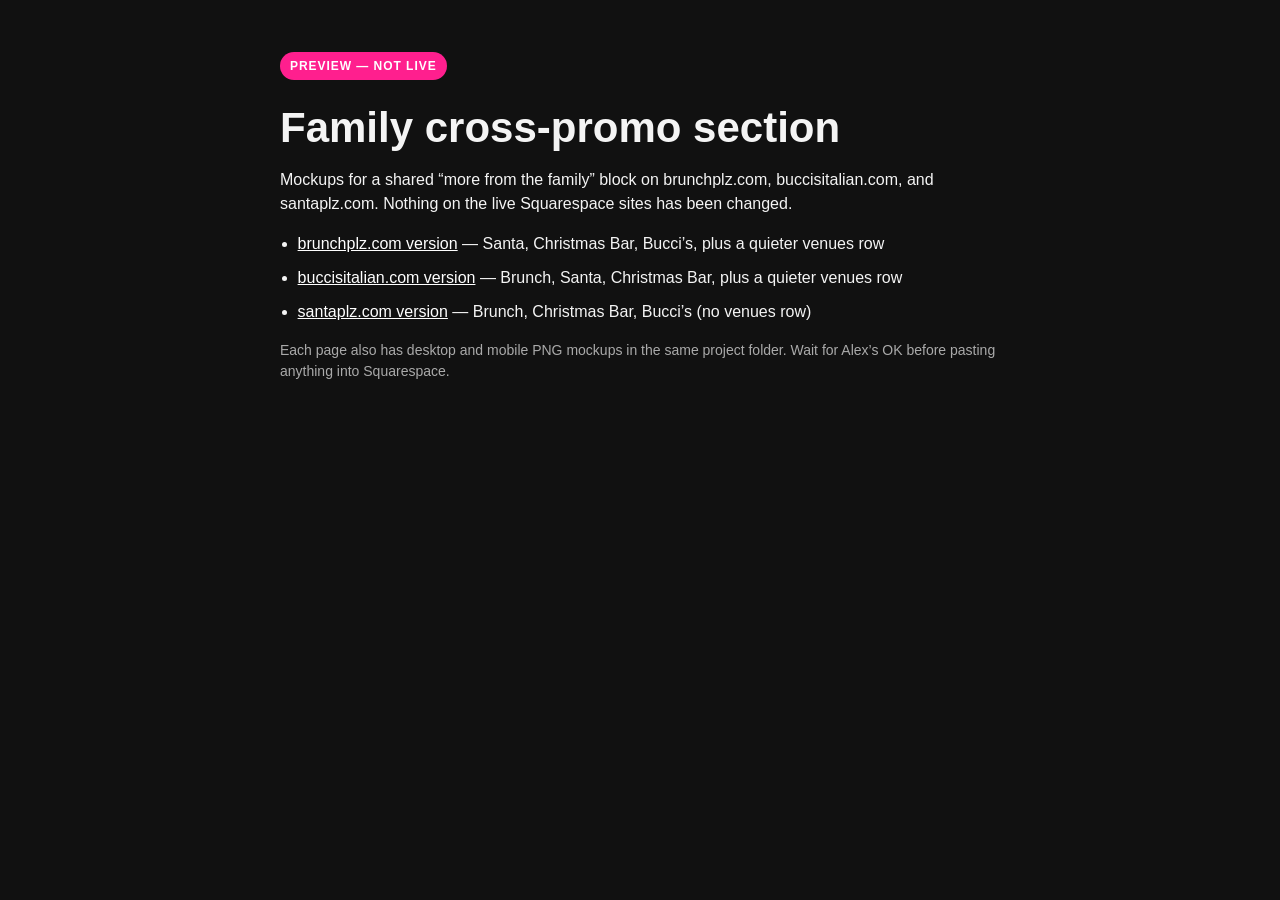
<file: preview/family-f23cd44d/index.html>
<!DOCTYPE html>
<html lang="en">
<head>
<meta charset="utf-8">
<meta name="viewport" content="width=device-width, initial-scale=1">
<meta name="robots" content="noindex,nofollow">
<title>Preview — family cross-promo (not live)</title>
<style>
html,body{margin:0;background:#111;color:#f4f4f4;font:16px/1.5 Inter,Helvetica,Arial,sans-serif}
main{max-width:720px;margin:0 auto;padding:40px 20px 80px}
.tag{display:inline-block;background:#ff1f8e;color:#fff;font-size:12px;font-weight:700;letter-spacing:.08em;text-transform:uppercase;padding:5px 10px;border-radius:99px}
h1{font-size:clamp(28px,5vw,42px);line-height:1.15;margin:12px 0 16px}
a{color:#fff}
ul{padding-left:1.1em}
li{margin:10px 0}
.fine{color:#aaa;font-size:14px}
</style>
</head>
<body>
<main>
<p class="tag">Preview — not live</p>
<h1>Family cross-promo section</h1>
<p>Mockups for a shared “more from the family” block on brunchplz.com, buccisitalian.com, and santaplz.com. Nothing on the live Squarespace sites has been changed.</p>
<ul>
  <li><a href="brunchplz.html">brunchplz.com version</a> — Santa, Christmas Bar, Bucci’s, plus a quieter venues row</li>
  <li><a href="buccisitalian.html">buccisitalian.com version</a> — Brunch, Santa, Christmas Bar, plus a quieter venues row</li>
  <li><a href="santaplz.html">santaplz.com version</a> — Brunch, Christmas Bar, Bucci’s (no venues row)</li>
</ul>
<p class="fine">Each page also has desktop and mobile PNG mockups in the same project folder. Wait for Alex’s OK before pasting anything into Squarespace.</p>
</main>
</body>
</html>
</file>
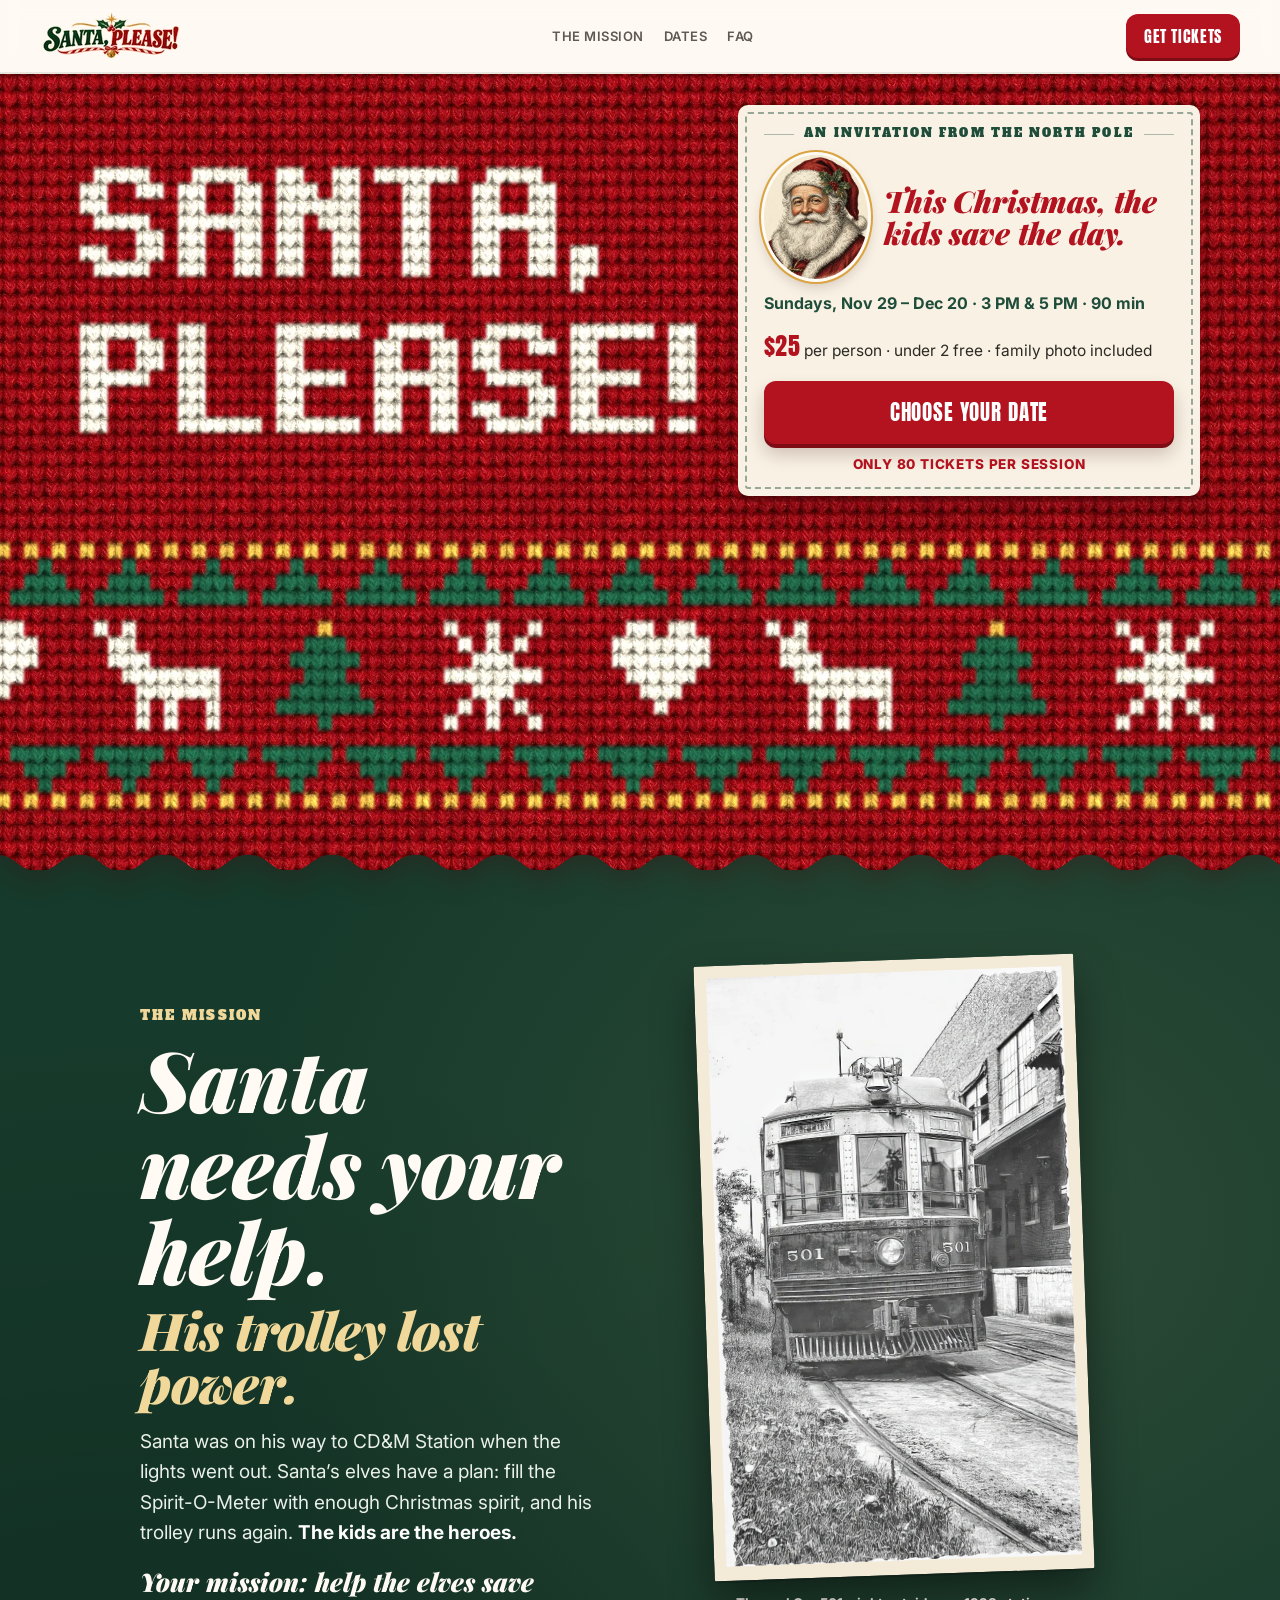
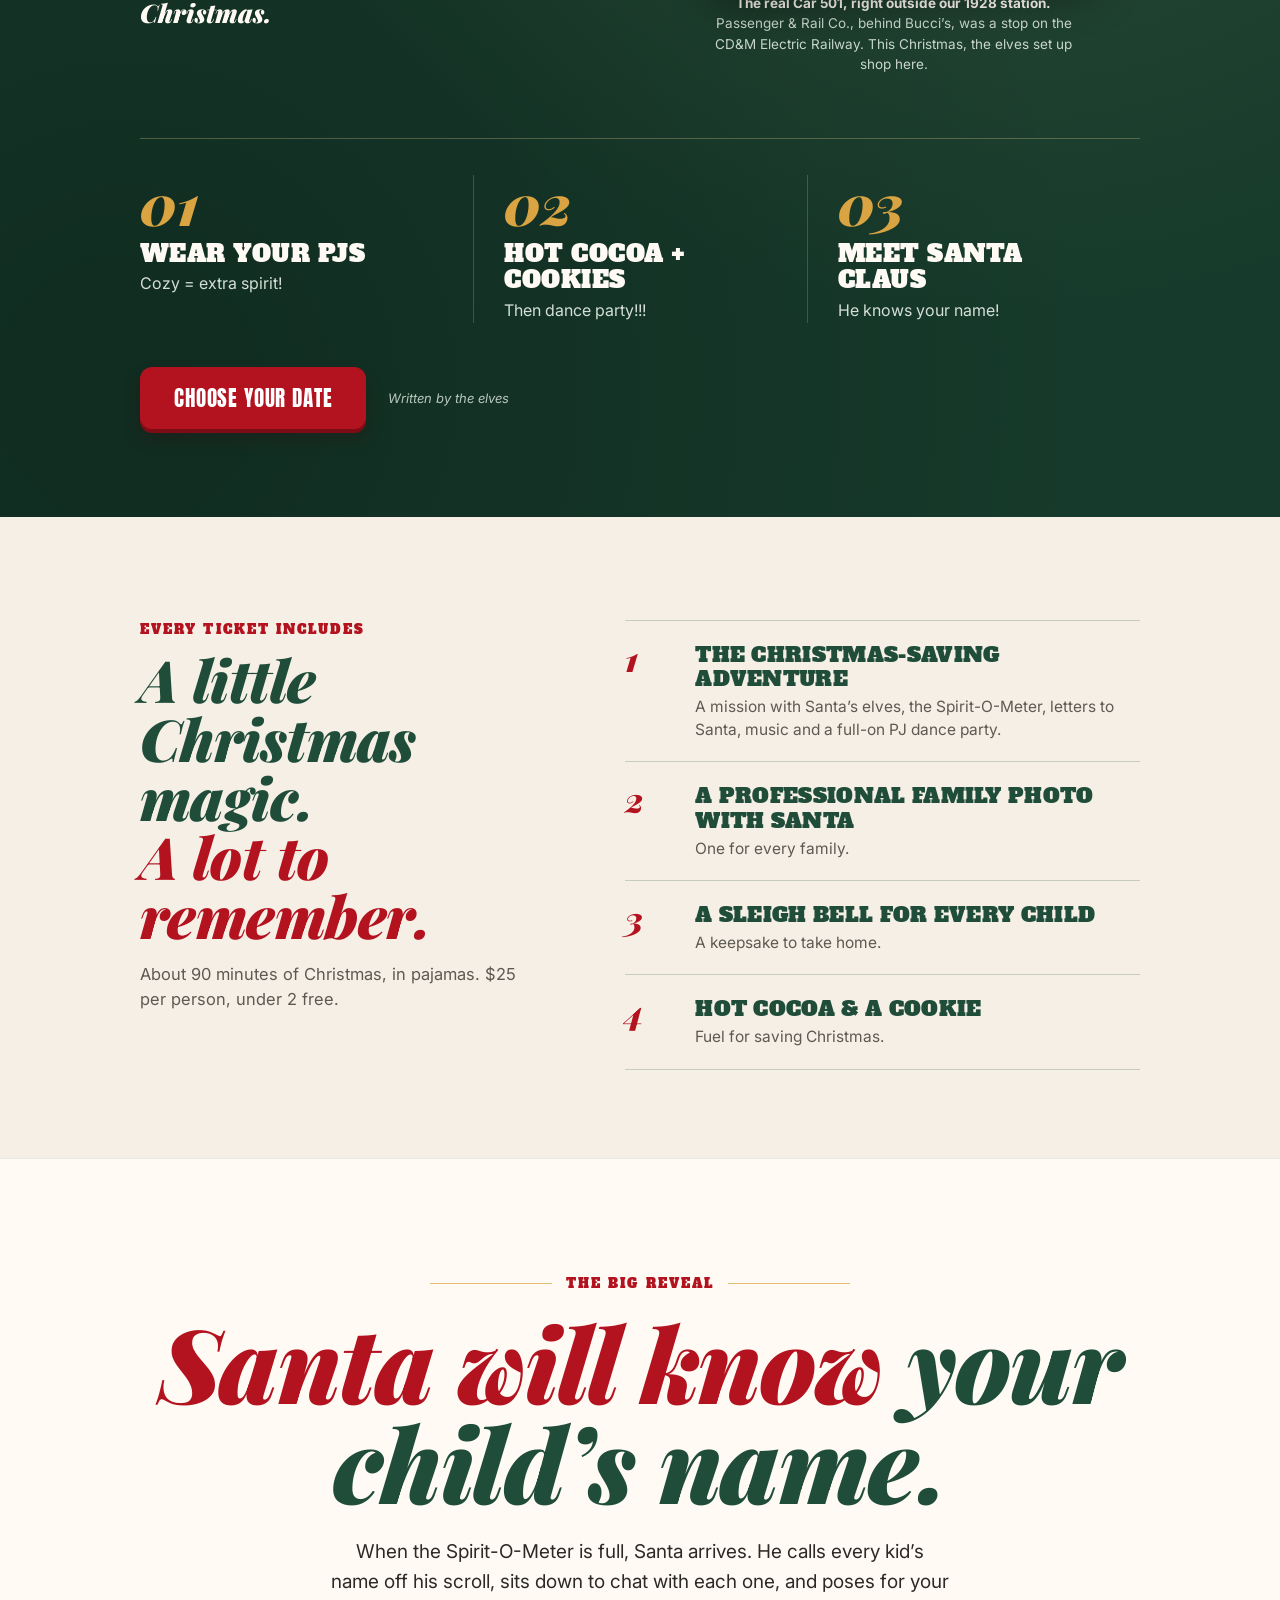
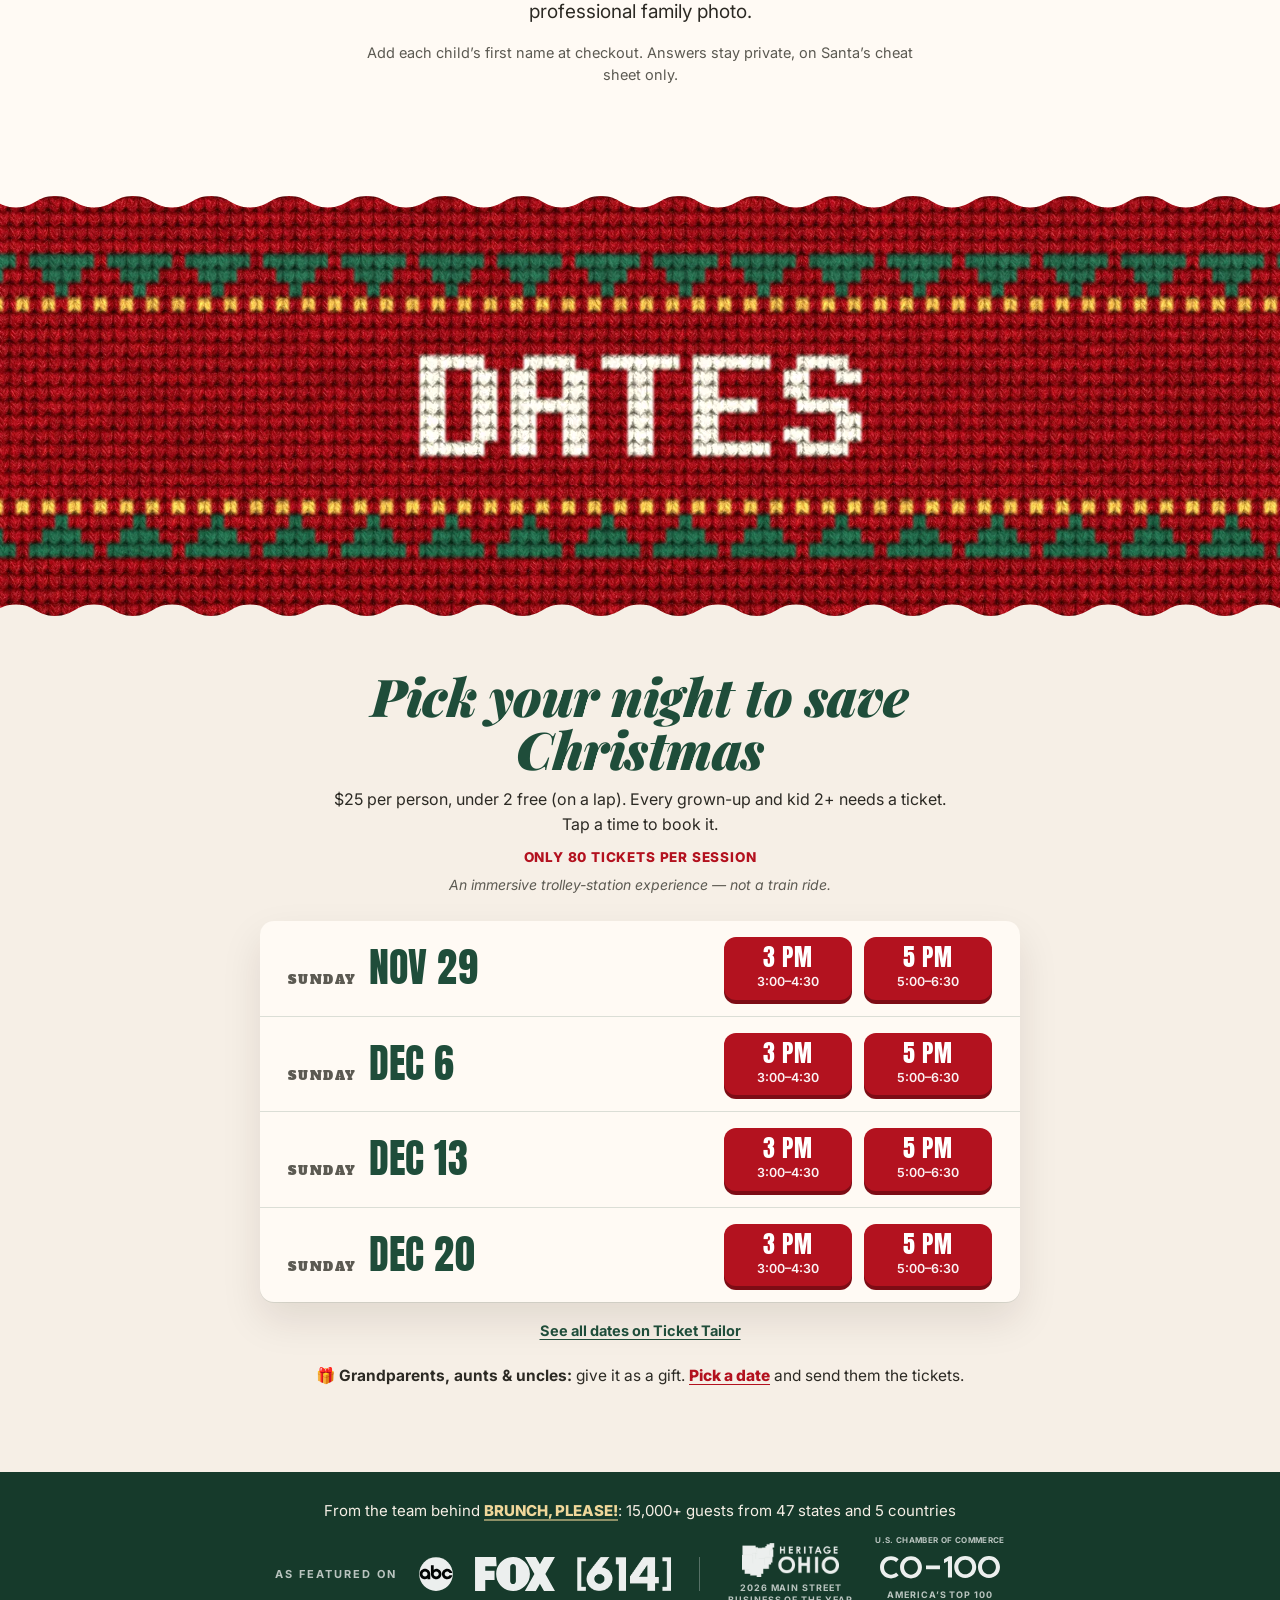
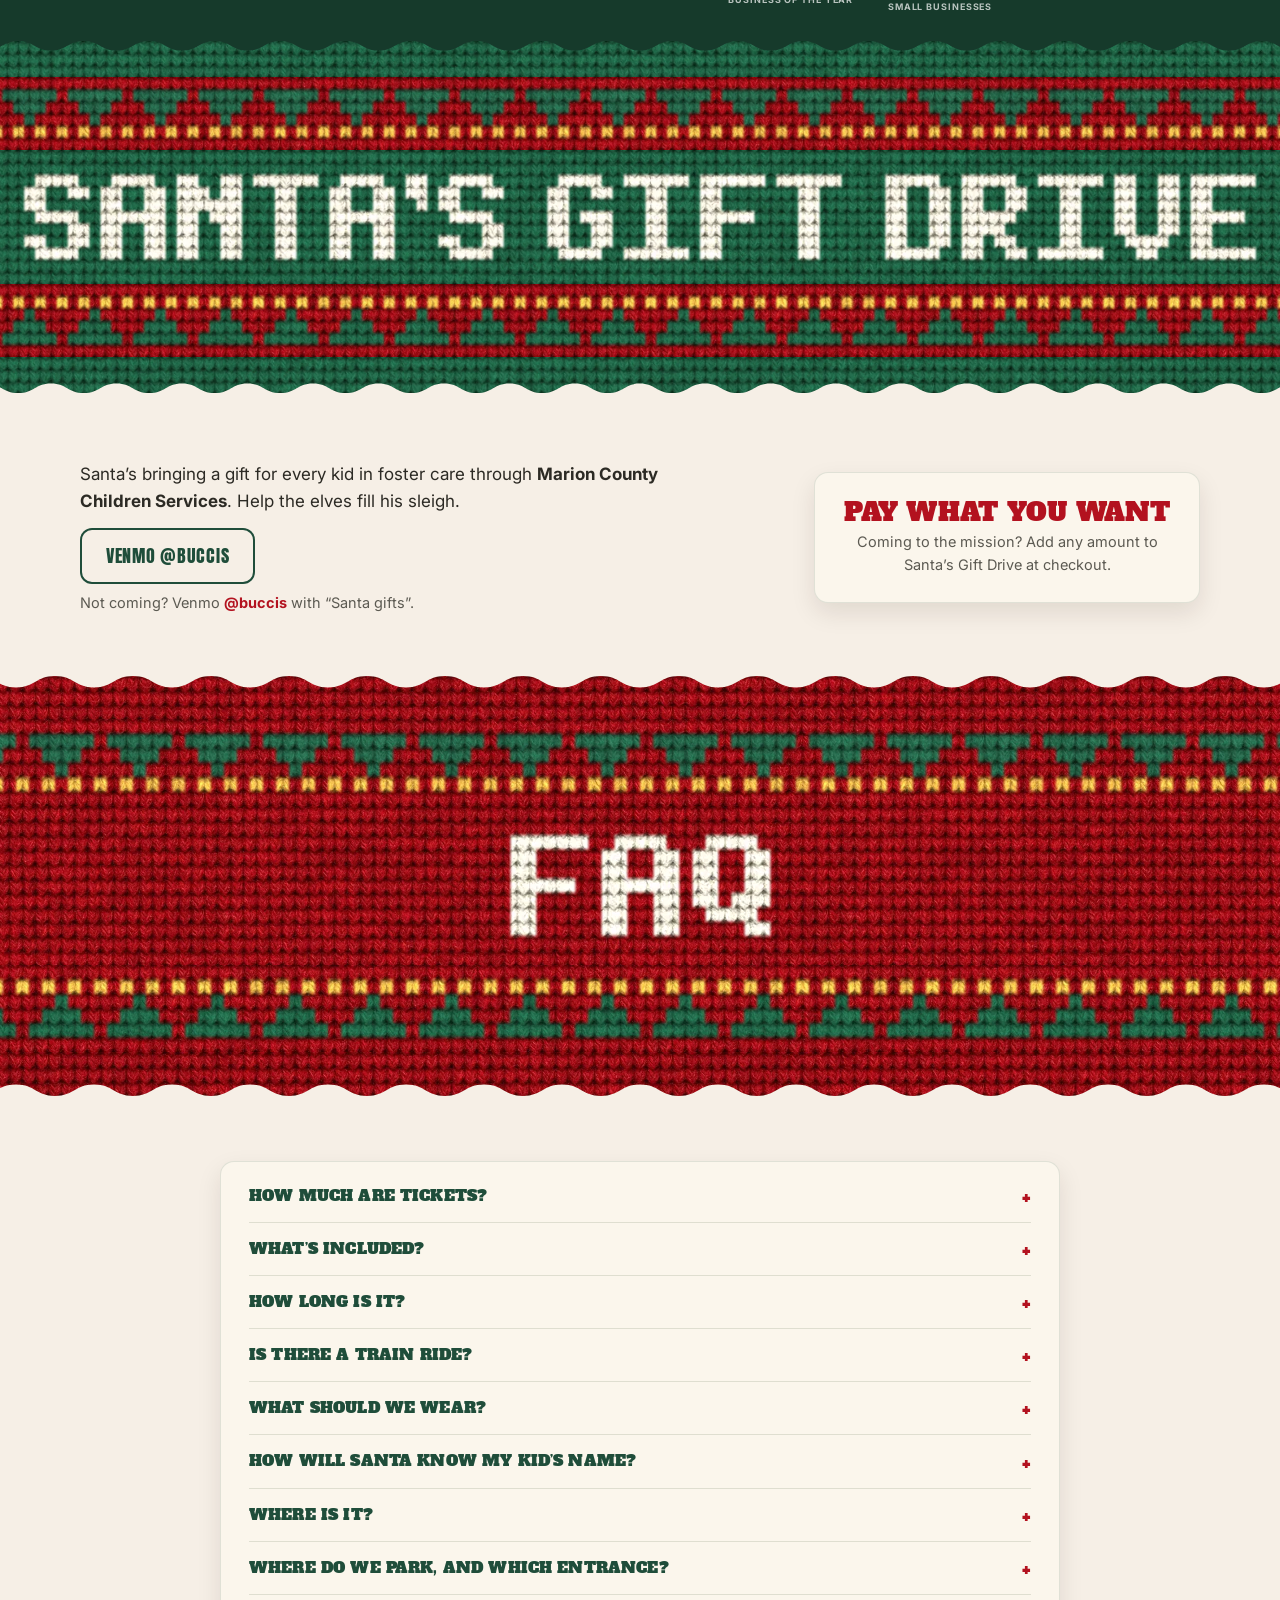
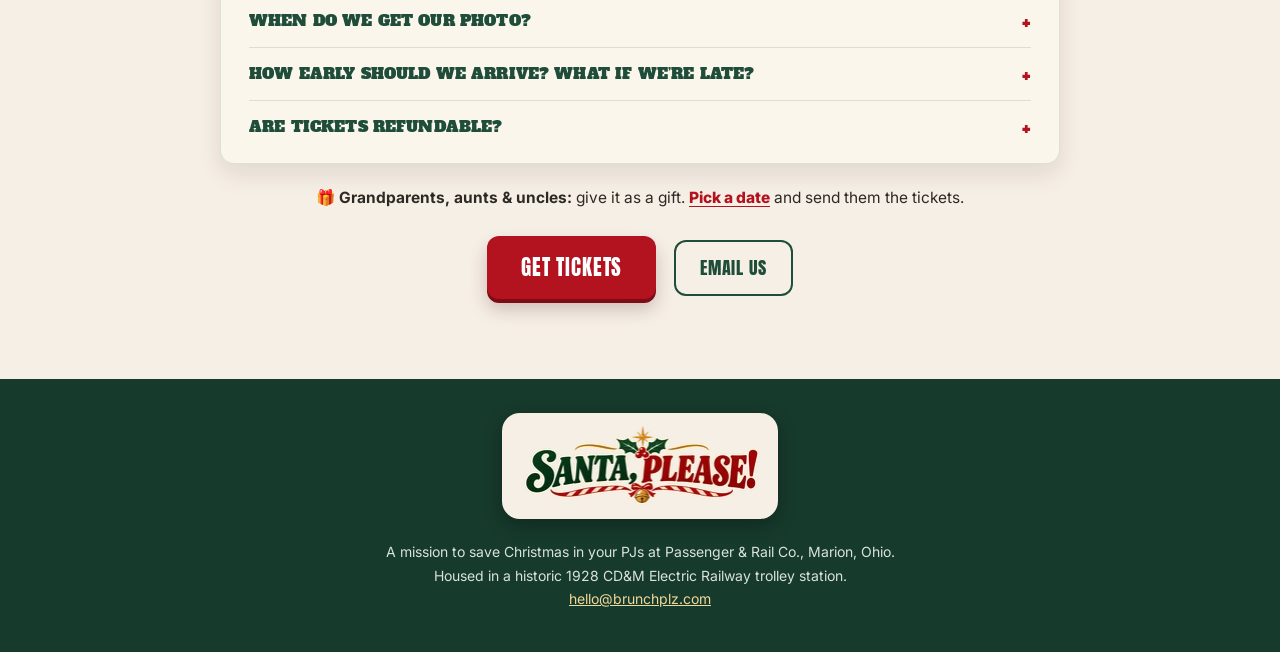
<file: preview/santaplz-v2-04daf6fe02/index.html>
<!doctype html><html lang="en"><head><meta charset="utf-8"><meta name="viewport" content="width=device-width,initial-scale=1"><meta name="robots" content="noindex,nofollow,noarchive"><title>PREVIEW: SANTA, PLEASE! v3</title><meta property="og:title" content="SANTA, PLEASE! Kids save Christmas in their PJs &amp; meet Santa"><meta property="og:description" content="Sundays Nov 29 – Dec 20 at Passenger &amp; Rail Co., Marion, OH. Cocoa, cookies, a sleigh bell and a family photo with Santa. $25 per person, under 2 free."><meta property="og:image" content="https://thesgtpepper.github.io/brunchplz-events/assets/santaplz/v2/og_santaplz_v3_1200x630.jpg"><meta property="og:image:width" content="1200"><meta property="og:image:height" content="630"><style>body{margin:0;font-family:Georgia,serif;font-size:18px;letter-spacing:.03em;line-height:1.8;color:#333;background:#fff}
p{margin:0 0 1.2em} a{color:#06c;text-decoration:underline} h2{font-size:44px;letter-spacing:.1em} ul{padding-left:2em}
.page-section{padding:66px 0}.content-wrapper{max-width:1200px;margin:0 auto;padding:0 4vw}</style><style>/* SANTA, PLEASE! — paste into Squarespace: Website > Website Tools > Custom CSS (works on every plan, including Basic).
   santaplz.com is a one-page site, and the code block brings its own nav bar and footer,
   so hide the template header/footer and strip the padding around the block's section. */
#header, .header, #footer-sections { display: none !important; }
html { overflow-x: clip; }                       /* the block is full-bleed (100vw); stop a sideways scrollbar */
.page-section:has(#sp) { padding-top: 0 !important; padding-bottom: 0 !important; min-height: 0 !important; }
.page-section:has(#sp) .content-wrapper { padding: 0 !important; max-width: none !important; }
.page-section:has(#sp) .section-background { display: none; }
.sqs-block:has(#sp), .sqs-block:has(#sp) .sqs-block-content { padding: 0 !important; }
/* the page's own sticky nav sits at the very top once the Squarespace header is hidden */
/* Fluid Engine: let the SANTA block fill the whole section instead of its grid cell */
.fluid-engine:has(#sp) { display: block !important; }
.fe-block:has(#sp) { position: static !important; width: 100% !important; transform: none !important; }
.fluid-engine:has(#sp) > .fe-block:not(:has(#sp)) { display: none !important; }
.page-section:has(#sp) .content { padding: 0 !important; max-width: none !important; width: 100% !important; }
/* hide the empty Squarespace sections left after the code section (blank space under the footer) */
#page .page-section:not(:has(#sp)), #footer-sections { display: none !important; }
</style></head><body><header id="header" class="header"></header><main><section class="page-section"><div class="content-wrapper"><div class="sqs-block code-block"><div class="sqs-block-content"><!-- SANTA, PLEASE! v3 for Squarespace (BASIC plan: HTML + CSS only). Paste this whole file into ONE Code block. -->
<link href="https://fonts.googleapis.com/css2?family=Anton&family=Archivo:wdth,wght@125,800;125,900&family=Inter:wght@400;500;600;700;800&family=Alfa+Slab+One&family=Playfair+Display:ital,wght@1,900&display=swap" rel="stylesheet">
<style>

/* ===== Squarespace hardening: keep the page's look inside Squarespace, and keep it from touching Squarespace's header/footer ===== */
#sp, #sp *, #sp *::before, #sp *::after { box-sizing: border-box; }
#sp { letter-spacing: normal; line-height: 1.5; }
#sp p, #sp li, #sp h1, #sp h2, #sp h3, #sp summary, #sp b { letter-spacing: inherit; }
#sp a { text-decoration: none; }
/* full-bleed: break out of the Squarespace content column */
#sp { width: 100vw; max-width: 100vw; margin-left: calc(50% - 50vw); margin-right: 0; }
#sp ul, #sp ol { padding-left: 0; }

/* knit system from v1 (mockup v18) */
#sp, #sp *, #sp-ov, #sp-ov * { box-sizing: border-box; }
#sp {
  --sage: #3f7a5e;
  --sage-deep: #2c6249;
  --sage-dark: #1f4d3a;   /* evergreen */
  --ever-deep: #163a2b;
  --ink: #2c2a24;
  --cream: #f6efe6;
  --snow: #f3ebe4;
  --paper: #fffaf4;
  --clay: #b3121f;
  --clay-dark: #7d0c15;
  --gold: #d9a441;
  --gold-soft: #f0d79a;
  --muted: #5c5a52;
  --charcoal: #2a2826;
  --charcoal-deep: #1c1b19;
  --shadow: 6px 10px 0 rgba(62,83,64,.14), 0 18px 36px rgba(44,42,36,.12);
  --shadow-soft: 0 14px 34px rgba(44,42,36,.12);
  font-family: Inter, system-ui, sans-serif;
  color: var(--ink);
  background: var(--cream);
  line-height: 1.55;
  font-size: 17px;
  min-width: 0;
  overflow-x: hidden;
}
#sp a { color: var(--clay-dark); }
#sp img { max-width: 100%; height: auto; display: block; }
#sp h1, #sp h2, #sp h3, #sp .d {
  font-family: Archivo, "Arial Black", Impact, sans-serif;
  font-weight: 900;
  font-stretch: 125%;
  font-variation-settings: "wdth" 125;
  letter-spacing: -.005em;
  line-height: .95;
  text-transform: uppercase;
  color: var(--sage-dark);
  margin: 0;
  hyphens: none;
  -webkit-hyphens: none;
  overflow-wrap: normal;
}
#sp .eyebrow {
  font-weight: 600;
  font-size: 12px;
  letter-spacing: .12em;
  text-transform: uppercase;
  margin: 0 0 10px;
  color: var(--muted);
}
#sp .lede { max-width: 640px; margin: 0 0 22px; color: var(--muted); font-size: 16px; }
#sp .wrap { width: 100%; max-width: 1120px; margin: 0 auto; }
#sp .section { padding: clamp(48px, 7vw, 80px) clamp(16px, 4vw, 40px); }
#sp .section h2 { font-size: clamp(28px, 3.8vw, 42px); margin: 0 0 12px; line-height: 1; }
#sp .pill {
  display: inline-flex; align-items: center; justify-content: center;
  border: 0; cursor: pointer;
  border-radius: 12px;
  padding: 14px 26px;
  font-family: Anton, Impact, sans-serif;
  font-weight: 400;
  font-size: 18px;
  letter-spacing: .04em;
  text-transform: uppercase;
  text-decoration: none;
  color: #fffaf4 !important;
  background: var(--clay);
  box-shadow: 0 4px 0 var(--clay-dark), 0 8px 16px rgba(80,20,16,.18);
  transition: transform .15s, box-shadow .15s, background .15s;
}
#sp .pill:hover { transform: translateY(-2px); background: #c51a28; box-shadow: 0 6px 0 var(--clay-dark), 0 12px 20px rgba(80,20,16,.2); }
#sp .pill:active { transform: translateY(2px); box-shadow: 0 1px 0 var(--clay-dark); }
#sp .pill:focus-visible { outline: 3px solid var(--gold); outline-offset: 3px; }

#sp .mock-banner {
  background: var(--ever-deep);
  color: #d9d2c6;
  text-align: center;
  font-size: 11px;
  font-weight: 600;
  letter-spacing: .04em;
  text-transform: uppercase;
  padding: 6px 16px;
}
#sp .mock-banner b { color: #eee8dc; font-weight: 700; }

/* nav */
#sp .nav {
  position: sticky; top: 0; z-index: 40;
  display: flex; align-items: center; justify-content: space-between; gap: 12px;
  padding: 12px clamp(16px, 4vw, 40px);
  background: rgba(255,250,244,.94);
  backdrop-filter: blur(8px);
  border-bottom: 2px solid rgba(79,96,64,.12);
}
#sp .wordmark {
  font-family: Anton, Impact, sans-serif;
  font-weight: 400;
  font-size: 20px;
  letter-spacing: .03em;
  text-transform: uppercase;
  color: var(--sage-dark);
  text-decoration: none;
  white-space: nowrap;
  line-height: 1;
}
#sp .wordmark span { color: var(--clay); }
#sp .links { display: flex; gap: 20px; }
#sp .links a {
  font-family: Inter, system-ui, sans-serif;
  font-weight: 600;
  font-size: 13px;
  letter-spacing: .04em;
  text-transform: uppercase;
  color: var(--muted);
  text-decoration: none;
}
#sp .links a:hover { color: var(--clay); }
#sp .nav .pill { padding: 9px 16px; font-size: 15px; background: transparent; color: var(--clay) !important; box-shadow: inset 0 0 0 2px var(--clay); }
#sp .nav .pill:hover { background: var(--clay); color: #fffaf4 !important; box-shadow: inset 0 0 0 2px var(--clay); transform: none; }

/* hero — knit sweater.
   knit_tile.jpg  : 48×24-stitch seamless tile (1248×696, stitch 26×29 px)
   knit_title.png : "SANTA, PLEASE!" knitted on the same grid, 44×17 stitches,
                    5px/6px sprite overhang each side (1154×505)
   knit_band.jpg  : Fair Isle band, 48×19 stitches (1248×551), repeats in x
   --cw = one stitch width on screen. Everything snaps to the stitch grid,
   so knitted title + band line up with the background stitches. */
#sp .hero-wrap { position: relative; z-index: 20; filter: drop-shadow(0 10px 12px rgba(60,10,12,.28)); }
#sp .hero {
  --cw: 14px;
  --rh: calc(var(--cw) * 29 / 26);
  --tx: max(24px, calc((100vw - 1120px) / 2));
  position: relative;
  color: #fff;
  background: #a3101b url("https://thesgtpepper.github.io/brunchplz-events/assets/santaplz/v2/knit_tile.webp") repeat;
  background-size: calc(var(--cw) * 48) auto;
  background-position: var(--tx) 0;
  padding-top: calc(var(--rh) * 2);
  padding-bottom: calc(var(--rh) * 3);
  --hem: calc(var(--rh) * 1.7);
  -webkit-mask: linear-gradient(#000 0 0) top / 100% calc(100% - var(--hem) + 1px) no-repeat,
    url("data:image/svg+xml,%3Csvg xmlns='http://www.w3.org/2000/svg' viewBox='0 0 120 20' preserveAspectRatio='none'%3E%3Cpath d='M0 0H120V8C105 8 105 20 90 20S75 8 60 8 45 20 30 20 15 8 0 8Z'/%3E%3C/svg%3E") bottom / calc(var(--cw) * 12) var(--hem) repeat-x;
          mask: linear-gradient(#000 0 0) top / 100% calc(100% - var(--hem) + 1px) no-repeat,
    url("data:image/svg+xml,%3Csvg xmlns='http://www.w3.org/2000/svg' viewBox='0 0 120 20' preserveAspectRatio='none'%3E%3Cpath d='M0 0H120V8C105 8 105 20 90 20S75 8 60 8 45 20 30 20 15 8 0 8Z'/%3E%3C/svg%3E") bottom / calc(var(--cw) * 12) var(--hem) repeat-x;
  -webkit-mask-position: 0 0, var(--tx) 100%;
          mask-position: 0 0, var(--tx) 100%;
}
#sp .hero .top {
  display: flex; align-items: center; gap: calc(var(--cw) * 3);
  padding-left: var(--tx);
  padding-right: var(--tx);
  min-height: calc(var(--rh) * 17);
}
#sp .hero .knit-title {
  display: block; flex: none;
  width: calc(var(--cw) * 1154 / 26);
  max-width: none; height: auto;
  margin: calc(var(--cw) * -6 / 26) calc(var(--cw) * -5 / 26);
  align-self: flex-start;
}
#sp .sr { position: absolute !important; width: 1px; height: 1px; overflow: hidden; clip: rect(0 0 0 0); white-space: nowrap; }
#sp .hero .tag {
  position: relative;
  background: #f8f1e4;
  color: var(--ink);
  border-radius: 10px;
  padding: 22px 26px 24px;
  max-width: 440px;
  box-shadow: 0 6px 0 rgba(80,6,12,.35), 0 18px 30px rgba(50,0,6,.28);
  outline: 2px dashed rgba(31,77,58,.45); outline-offset: -9px;
}
#sp .hero .sub {
  font-family: Inter, sans-serif; font-weight: 900;
  font-size: 14px; letter-spacing: .12em; text-transform: uppercase;
  color: var(--clay); margin: 0; line-height: 1.45;
}
#sp .hero .when { margin: 8px 0 0; font-size: 15px; font-weight: 600; color: var(--sage-dark); }
#sp .hero .ctas { margin-top: 18px; }
#sp .hero .pill.cta { padding: 15px 32px; font-size: 22px; }
#sp .hero .band {
  margin-top: calc(var(--rh) * 2);
  height: calc(var(--rh) * 19);
  background: url("https://thesgtpepper.github.io/brunchplz-events/assets/santaplz/v2/knit_band.webp") repeat-x;
  background-size: calc(var(--cw) * 48) auto;
  background-position: var(--tx) 0;
}
@media (max-width: 1023px) {
  #sp .hero { --cw: min(14px, calc((100vw - 24px) / 44)); --tx: calc((100vw - var(--cw) * 44) / 2); }
  #sp .hero .top { flex-direction: column; align-items: stretch; gap: calc(var(--rh) * 2); padding-left: var(--tx); padding-right: var(--tx); }
  #sp .hero .knit-title { align-self: flex-start; }
  #sp .hero .tag { max-width: none; padding: 20px 20px 22px; text-align: center; }
  #sp .hero .sub { font-size: 12.5px; }
}
@media (max-width: 560px) {
  #sp .hero .when .sep { display: none; }
  #sp .hero .when .t { display: block; }
  #sp .section h2 { font-size: 25px; line-height: 1.02; }
  #sp .meter .lbl b { font-size: 17px; }
}

/* countdown meter (real: computed from the first party date, not a stat) */
#sp .meter { background: var(--cream); padding: calc(clamp(40px, 6vw, 64px) + 10px) clamp(16px, 4vw, 40px) clamp(36px, 5vw, 56px); }
#sp .meter .row { display: flex; align-items: flex-end; gap: 22px; flex-wrap: wrap; }
#sp .meter .num {
  font-family: Archivo, Impact, sans-serif; font-weight: 900; font-stretch: 125%; font-variation-settings: "wdth" 125;
  font-size: clamp(52px, 6.5vw, 80px); line-height: .82; color: var(--clay); font-variant-numeric: tabular-nums;
}
#sp .meter .lbl { padding-bottom: 6px; }
#sp .meter .lbl b { display: block; font-family: Archivo, Impact, sans-serif; font-weight: 900; font-stretch: 125%; font-variation-settings: "wdth" 125; text-transform: uppercase; font-size: clamp(18px, 2.2vw, 26px); color: var(--sage-dark); line-height: 1.05; }
#sp .meter .lbl span { font-size: 14px; color: var(--muted); }
#sp .ruler { position: relative; margin-top: 26px; height: 54px; }
#sp .ruler .ticks {
  position: absolute; left: 0; right: 0; top: 0; height: 22px;
  background:
    repeating-linear-gradient(90deg, var(--sage-dark) 0 2px, transparent 2px calc(100% / 7)) top left / 100% 22px no-repeat,
    repeating-linear-gradient(90deg, rgba(31,77,58,.45) 0 1px, transparent 1px calc(100% / 35)) top left / 100% 11px no-repeat;
  border-top: 2px solid var(--sage-dark);
}
#sp .ruler .fill { position: absolute; left: 0; top: -2px; height: 6px; background: var(--gold); border-radius: 0 3px 3px 0; width: 0; transition: width 1.2s ease; }
#sp .ruler .pin { position: absolute; top: 24px; transform: translateX(-50%); font: 800 11px/1.2 Inter, sans-serif; letter-spacing: .08em; text-transform: uppercase; color: var(--sage-dark); white-space: nowrap; }
#sp .ruler .pin::before { content: ""; display: block; width: 10px; height: 10px; border-radius: 50%; background: var(--clay); margin: 0 auto 4px; box-shadow: 0 0 0 3px var(--cream); }
#sp .ruler .pin.now { color: var(--gold); }
#sp .ruler .pin.now::before { background: var(--gold); }
#sp .ruler .pin.edge-r { transform: translateX(-100%); text-align: right; }
#sp .ruler .pin.edge-r::before { margin: 0 0 4px auto; }
#sp .ruler .pin.edge-l { transform: none; text-align: left; }
#sp .ruler .pin.edge-l::before { margin: 0 0 4px 0; }
@media (max-width: 560px) { #sp .ruler .pin { font-size: 10px; letter-spacing: .04em; } #sp .ruler .pin .yr { display: none; } }

/* tickets */
#sp .tickets { background: var(--snow); scroll-margin-top: 80px; position: relative; z-index: 1; }
#sp .prices { display: flex; flex-wrap: wrap; gap: 8px 22px; margin: 0 0 6px; padding: 0; list-style: none; font-size: 15px; color: var(--ink); }
#sp .prices b { font-family: Anton, Impact, sans-serif; font-weight: 400; font-size: 20px; color: var(--sage-dark); margin-left: 4px; }
#sp .prices sup { font-size: 11px; color: var(--muted); }

#sp .pick-wrap { position: relative; padding-top: 8px; }
#sp .pick-wrap > .lights { top: 0; }
#sp .tickets .wrap > .eyebrow .bulb-dot { display: inline-block; width: 8px; height: 8px; border-radius: 50%; background: var(--gold); box-shadow: none; margin-right: 8px; vertical-align: 1px; }
#sp .tickets h2 { font-size: clamp(28px, 4vw, 40px); }
#sp .sample-callout {
  display: block;
  background: none;
  border: 0;
  border-radius: 0;
  padding: 0;
  margin: -8px 0 28px;
  color: var(--muted);
  font-size: 13px;
  line-height: 1.5;
  max-width: 640px;
}
#sp .sample-callout .tag { display: none; }
#sp .sample-callout strong { font-weight: 700; color: var(--ink); }
#sp .grid { display: grid; grid-template-columns: repeat(4, 1fr); gap: 14px; }
#sp .card {
  border: 1px solid rgba(79,96,64,.12);
  border-radius: 18px;
  padding: 18px 18px 16px;
  display: flex; flex-direction: column; gap: 14px;
  background: var(--paper);
  box-shadow: none;
  transition: box-shadow .2s, transform .2s;
  min-width: 0;
}
#sp .card:hover { transform: translateY(-2px); box-shadow: var(--shadow-soft); }
#sp .top { display: flex; justify-content: space-between; align-items: flex-start; gap: 8px; }
#sp .dow {
  font: 800 11px/1.3 Inter, sans-serif;
  letter-spacing: .14em;
  text-transform: uppercase;
  color: var(--clay);
}
#sp .dt {
  font-family: Anton, Impact, sans-serif;
  font-weight: 400;
  font-size: 42px;
  line-height: 1;
  margin-top: 6px;
  text-transform: uppercase;
  color: var(--sage-dark);
}
#sp .theme { font-size: 16px; line-height: 1.15; margin-top: 6px; color: var(--sage-deep); }
#sp .chips { display: flex; flex-direction: column; align-items: flex-end; gap: 6px; }
#sp .chip {
  font: 800 10px/1 Inter, sans-serif;
  letter-spacing: .06em;
  text-transform: uppercase;
  padding: 5px 8px;
  border-radius: 8px;
  background: #efe6d4;
  color: var(--sage-dark);
  white-space: nowrap;
}
#sp .chip.sample { background: var(--gold-soft); color: var(--sage-dark); }
#sp .chip.hot { background: var(--clay); color: #fffaf4; }
#sp .bot { margin-top: auto; display: flex; justify-content: space-between; align-items: center; gap: 10px; }
#sp .price { font-size: 13px; color: var(--muted); }
#sp .price b { font-family: Anton, Impact, sans-serif; font-weight: 400; font-size: 22px; color: var(--sage-dark); }
#sp .card .pill { padding: 9px 16px; font-size: 15px; box-shadow: 0 3px 0 var(--clay-dark); }
#sp .card.sold { background: #f3efe8; }
#sp .card.sold .dt, #sp .card.sold .theme, #sp .card.sold .dow { color: #b3aea4; }
#sp .card.sold .pill { background: #d9cfc4; color: #7a7368 !important; cursor: not-allowed; transform: none; box-shadow: none; }
#sp .month {
  grid-column: 1 / -1;
  font-family: Inter, system-ui, sans-serif;
  font-weight: 700;
  font-size: 13px;
  letter-spacing: .1em;
  text-transform: uppercase;
  margin: 8px 0 0;
  display: flex; align-items: center; gap: 14px;
  color: var(--muted);
}
#sp .month:after { content: ""; flex: 1; height: 1px; background: var(--sage-deep); border-radius: 0; opacity: .25; }
#sp .month:first-child { margin-top: 0; }
#sp .empty {
  grid-column: 1 / -1;
  padding: 24px 8px;
  border: 0;
  border-radius: 0;
  text-align: left;
  color: var(--muted);
  font-size: 15px;
}

/* feature cards */
#sp .happens { background: var(--cream); scroll-margin-top: 80px; }
#sp .happens .lede { max-width: 680px; }
#sp .wkg {
  display: grid;
  grid-template-columns: repeat(3, 1fr);
  gap: 18px;
}
#sp .wc {
  background: var(--paper);
  border-radius: 20px;
  overflow: hidden;
  box-shadow: var(--shadow-soft);
  display: flex;
  flex-direction: column;
}
#sp .wc .ph {
  height: auto;
  aspect-ratio: 5 / 3;
  background: var(--charcoal);
  overflow: hidden;
}
#sp .wc .ph img {
  width: 100%;
  height: 100%;
  object-fit: cover;
  object-position: 50% 50%;
}
#sp .wc .bd { padding: 20px 22px 24px; }
#sp .wc h3 { font-size: 19px; margin: 0 0 8px; }
#sp .wc p { margin: 0; color: var(--muted); font-size: 15.5px; text-transform: none; letter-spacing: 0; font-family: Inter, system-ui, sans-serif; font-weight: 400; line-height: 1.55; }

/* santa notes */
#sp .notes { background: var(--sage-dark); color: var(--cream); scroll-margin-top: 80px; }
#sp .notes .eyebrow { color: var(--gold-soft); }
#sp .notes h2 { color: var(--cream); }
#sp .notes .lede { color: #e7dfd2; }
#sp .q-list { display: grid; gap: 0; max-width: 720px; margin: 0; padding: 0; list-style: none; counter-reset: q; }
#sp .q-list li {
  display: grid;
  grid-template-columns: 1.6em 1fr;
  gap: 12px;
  align-items: start;
  background: none;
  border-radius: 0;
  padding: 12px 0;
  border-bottom: 1px solid rgba(246,239,230,.14);
  font-size: 17px;
}
#sp .q-list li:first-child { padding-top: 4px; }
#sp .q-list li:last-child { border-bottom: 0; }
#sp .q-list li:before {
  counter-increment: q;
  content: counter(q);
  font-family: Anton, Impact, sans-serif;
  font-size: 18px;
  width: auto; height: auto;
  border-radius: 0;
  display: block;
  background: none;
  color: var(--gold-soft);
  box-shadow: none;
  line-height: 1.35;
}
#sp .privacy { margin: 18px 0 0; font-size: 13px; color: #c9c3b4; max-width: 720px; }

/* FAQ */
#sp .faq { background: var(--cream); scroll-margin-top: 80px; }
#sp .faqg { max-width: 800px; }
#sp .faqg details { border-bottom: 1px solid rgba(79,96,64,.16); }
#sp .faqg summary {
  list-style: none;
  cursor: pointer;
  font-family: Anton, Impact, sans-serif;
  font-weight: 400;
  font-size: 20px;
  letter-spacing: .02em;
  text-transform: uppercase;
  color: var(--sage-dark);
  padding: 16px 36px 16px 0;
  position: relative;
}
#sp .faqg summary::-webkit-details-marker { display: none; }
#sp .faqg summary::after {
  content: "+";
  position: absolute;
  right: 0; top: 50%;
  transform: translateY(-50%);
  color: var(--clay);
  font-weight: 400;
  font-size: 24px;
  line-height: 1;
  font-family: Anton, Impact, sans-serif;
}
#sp .faqg details[open] summary::after { content: "–"; }
#sp .faqg summary:focus-visible { outline: 3px solid var(--gold); outline-offset: 2px; }
#sp .faqg details p { margin: 0 0 18px; color: var(--muted); max-width: 680px; }

/* contact */
#sp .contact { background: var(--snow); color: var(--ink); scroll-margin-top: 80px; }
#sp .contact h2 { color: var(--sage-dark); }
#sp .contact .eyebrow { color: var(--muted); }
#sp .contact .lede { color: var(--muted); }
#sp .ctf { max-width: 800px; }
#sp .ctf .r2 { display: grid; grid-template-columns: 1fr 1fr; gap: 14px; }
#sp .ctf label {
  display: block;
  font-size: 12px;
  font-weight: 800;
  letter-spacing: .08em;
  text-transform: uppercase;
  margin: 0 0 14px;
  color: var(--sage-dark);
}
#sp .ctf label span { font-weight: 600; letter-spacing: .04em; text-transform: none; opacity: .85; }
#sp .ctf input, #sp .ctf textarea {
  display: block;
  width: 100%;
  margin-top: 6px;
  border: 1px solid rgba(79,96,64,.16);
  border-radius: 12px;
  padding: 12px 14px;
  font: 400 16px/1.4 Inter, system-ui, sans-serif;
  background: #fff;
  color: var(--ink);
}
#sp .ctf textarea { resize: vertical; min-height: 120px; }
#sp .ctf input:focus-visible, #sp .ctf textarea:focus-visible { outline: 3px solid var(--gold); outline-offset: 2px; }
#sp .ctf .pill { background: var(--sage-dark); box-shadow: 0 4px 0 #2a3324; margin-top: 4px; }
#sp .ctf .pill:hover { background: #2f3a28; }
#sp .ctf .ok { margin: 16px 0 0; font-weight: 700; }
#sp .ctf .form-note { margin: 0 0 18px; font-size: 13px; color: var(--muted); }

/* footer */
#sp .foot-fur { position: absolute; top: 0; left: 50%; width: max(100%, 760px); max-width: none; height: auto; transform: translate(-50%, -48%); z-index: 2; pointer-events: none; filter: drop-shadow(0 6px 8px rgba(20,40,30,.25)); }
#sp .foot-wrap { position: relative; z-index: 2; overflow-x: clip; background: var(--ever-deep); }
#sp .foot-wrap .foot { padding-top: calc(max(100vw, 760px) * 0.068 + 30px); }
#sp .foot {
  position: relative;
  background: var(--ever-deep);
  color: var(--cream);
  padding: 40px clamp(16px, 4vw, 40px) 48px;
  text-align: center;
}
#sp .foot .d { color: var(--cream); font-size: 26px; margin-bottom: 8px; }
#sp .foot p { margin: 0 0 6px; }
#sp .foot .fine { margin-top: 18px; font-size: 13px; color: #c9d3c8; }
#sp .foot .d { color: #fff; }

/* overlay */
#sp-ov {
  position: fixed; inset: 0; z-index: 99999;
  background: rgba(42,40,34,.82);
  display: none;
  backdrop-filter: blur(4px);
}
#sp-ov.on { display: block; }
#sp-ov .box {
  position: absolute; top: 8vh; left: 50%; transform: translateX(-50%);
  width: min(560px, calc(100% - 24px));
  background: #fffaf4;
  color: #2c2a24;
  border-radius: 22px;
  overflow: hidden;
  box-shadow: 0 24px 60px rgba(0,0,0,.3);
  font-family: Inter, system-ui, sans-serif;
  padding: 36px 28px 28px;
}
#sp-ov .box h3 {
  font-family: Anton, Impact, sans-serif;
  font-weight: 400;
  text-transform: uppercase;
  letter-spacing: .02em;
  font-size: 32px;
  margin: 0 0 10px;
  color: #3a4630;
  line-height: 1;
}
#sp-ov .box p { margin: 0 0 12px; line-height: 1.5; }
#sp-ov .box .sample-badge {
  display: inline-block;
  background: none;
  color: #7a7368;
  font-weight: 700;
  font-size: 11px;
  letter-spacing: .08em;
  text-transform: uppercase;
  border-radius: 0;
  padding: 0;
  margin-bottom: 8px;
}
#sp-ov iframe { width: 100%; height: 100%; border: 0; display: none; }
#sp-ov.is-live .box { padding: 0; width: min(760px, 100%); height: 84vh; top: 8vh; }
#sp-ov.is-live iframe { display: block; }
#sp-ov.is-live .sample-msg { display: none; }
#sp-ov .cx {
  position: absolute; top: calc(8vh - 8px); right: max(12px, calc(50% - 300px));
  z-index: 2; width: 44px; height: 44px; border-radius: 99px; border: 0;
  background: #b24735; color: #fff; font-size: 20px; cursor: pointer;
  box-shadow: 0 3px 0 #8a3226;
}
#sp-ov.is-live .cx { right: max(12px, calc(50% - 400px)); }

@media (max-width: 1080px) {
  #sp .grid { grid-template-columns: repeat(3, 1fr); }
  #sp .wkg { grid-template-columns: 1fr 1fr; }
  #sp .wkg .wc:first-child { grid-column: 1 / -1; }
}
@media (max-width: 820px) {
  #sp .grid { grid-template-columns: repeat(2, 1fr); }
  #sp .links { display: none; }
  #sp .wordmark { font-size: 18px; }
}
@media (max-width: 700px) {
  #sp .wkg { grid-template-columns: 1fr; }
  #sp .wkg .wc:first-child { grid-column: auto; }
  #sp .ctf .r2 { grid-template-columns: 1fr; }
}
@media (max-width: 560px) {
  #sp .grid { grid-template-columns: 1fr; gap: 10px; }
  #sp .card { flex-direction: row; align-items: center; padding: 14px 16px; gap: 12px; }
  #sp .card .top { flex: 1; display: block; }
  #sp .chips { flex-direction: row; flex-wrap: wrap; margin-top: 6px; align-items: center; }
  #sp .dt { font-size: 32px; }
  #sp .card .bot { margin: 0; flex-direction: column; align-items: flex-end; gap: 8px; }
  #sp .card.sold { padding: 10px 16px; }
  #sp .card.sold .dt { font-size: 24px; }
  #sp .card.sold .pill { background: none; color: #b3aea4 !important; padding: 0; font-size: 14px; box-shadow: none; }
  #sp .card.sold .price { display: none; }
  #sp .month { font-size: 12px; }
  #sp-ov .box { top: 72px; height: auto; max-height: calc(100% - 80px); border-radius: 16px 16px 0 0; width: 100%; left: 0; transform: none; }
  #sp-ov.is-live .box { height: calc(100% - 62px); }
  #sp-ov .cx { top: 10px; right: 12px; }
  #sp .faqg summary { font-size: 17px; }
}

/* Santa's Gift Drive — the one medium element */
#sp .gift { position: relative; background: var(--sage-dark); color: var(--cream); scroll-margin-top: 80px; padding-top: calc(clamp(48px, 7vw, 80px) + 56px); }
#sp .gift::before {
  content: ""; position: absolute; left: 0; right: 0; top: 0; height: 38px;
  background: url("https://thesgtpepper.github.io/brunchplz-events/assets/santaplz/v2/knit_band.webp") repeat-x 0 -13px; background-size: auto 167px;
  box-shadow: 0 4px 10px rgba(0,0,0,.25);
}
#sp .gift .eyebrow { color: var(--gold-soft); }
#sp .gift h2 { color: #fff; }
#sp .gift .lede { color: #e4ece6; max-width: 640px; font-size: 17px; }
#sp .gift-grid { display: grid; grid-template-columns: 1.25fr 1fr; gap: clamp(20px, 4vw, 48px); align-items: start; }
#sp .gift .acts { display: flex; flex-wrap: wrap; gap: 12px; margin: 6px 0 8px; }
#sp .gift .pill.give { background: var(--gold); color: var(--ever-deep) !important; box-shadow: 0 4px 0 #a87a22; font-size: 17px; padding: 13px 22px; }
#sp .gift .pill.give:hover { background: #e4b453; }
#sp .gift .pill.ghost { background: transparent; color: var(--cream) !important; box-shadow: inset 0 0 0 2px rgba(246,239,230,.55); font-size: 17px; padding: 13px 22px; }
#sp .gift .pill.ghost:hover { background: rgba(255,255,255,.08); transform: none; }
#sp .gift .note { font-size: 12.5px; color: #b9c9bf; margin: 6px 0 0; line-height: 1.5; }
#sp .gift .note b { color: var(--gold-soft); font-weight: 700; }
#sp .gift-card {
  background: #f8f1e4; color: var(--ink); border-radius: 14px; padding: 22px 24px 20px;
  outline: 2px dashed rgba(31,77,58,.4); outline-offset: -9px;
  box-shadow: 0 6px 0 rgba(0,0,0,.2), 0 18px 30px rgba(0,0,0,.2);
}
#sp .gift-card .k { font: 800 11px/1.3 Inter, sans-serif; letter-spacing: .12em; text-transform: uppercase; color: var(--muted); margin: 0 0 10px; }
#sp .chips-amt { display: flex; gap: 10px; flex-wrap: wrap; margin: 0 0 6px; }
#sp .chips-amt span {
  font-family: Archivo, Impact, sans-serif; font-weight: 900; font-stretch: 125%; font-variation-settings: "wdth" 125;
  font-size: 22px; color: var(--sage-dark); background: #fff; border: 2px solid rgba(31,77,58,.25);
  border-radius: 999px; padding: 6px 16px; line-height: 1.1;
}
#sp .chips-amt span.mid { border-color: var(--gold); box-shadow: 0 0 0 2px rgba(217,164,65,.35); }
#sp .gift-card .sm { font-size: 12.5px; color: var(--muted); margin: 0 0 16px; }
#sp .gift-card .count { border-top: 1px solid rgba(31,77,58,.15); padding-top: 14px; display: flex; align-items: baseline; gap: 10px; flex-wrap: wrap; }
#sp .gift-card .count b { font-family: Archivo, Impact, sans-serif; font-weight: 900; font-stretch: 125%; font-variation-settings: "wdth" 125; text-transform: uppercase; font-size: 18px; color: var(--sage-dark); }
#sp .gift-card .count .ph { font-size: 12px; font-weight: 700; letter-spacing: .06em; text-transform: uppercase; color: var(--muted); }
#sp .gift-card .partner { margin: 12px 0 0; font-size: 12.5px; color: var(--muted); }
@media (max-width: 820px) { #sp .gift-grid { grid-template-columns: 1fr; } }
@media (max-width: 560px) { #sp .gift .acts .pill { width: 100%; } #sp .gift::before { height: 29px; background-size: auto 129px; background-position: 0 -10px; } #sp .gift { padding-top: calc(clamp(48px, 7vw, 80px) + 40px); } }

/* story intro (small) */
#sp .story { max-width: 720px; margin: 0 0 26px; padding: 16px 20px; border-left: 4px solid var(--gold); background: #fbf6ec; border-radius: 0 12px 12px 0; }
#sp .story p { margin: 0 0 8px; font-size: 15px; color: var(--ink); line-height: 1.55; }
#sp .story p:first-child b { color: var(--clay); }
#sp .story .nr { margin: 10px 0 0; font-size: 13px; font-weight: 700; color: var(--sage-dark); }

@media (prefers-reduced-motion: reduce) {
  #sp .ruler .fill { transition: none; }
  #sp .pill, #sp .card { transition: none; }
  #sp .pill:hover, #sp .card:hover { transform: none; }
}

/* ================= v8: knit-sweater language on every section ================= */
#sp .knit-green { background: linear-gradient(rgba(14,40,29,.30), rgba(14,40,29,.30)), url("https://thesgtpepper.github.io/brunchplz-events/assets/santaplz/v2/knit_tile_green.webp") repeat; background-size: auto, 480px auto; }
#sp .knit-red   { background: linear-gradient(rgba(60,0,6,.10), rgba(60,0,6,.10)), url("https://thesgtpepper.github.io/brunchplz-events/assets/santaplz/v2/knit_tile.webp") repeat; background-size: auto, 480px auto; }
#sp .hem { position: relative; margin-bottom: -22px; padding-bottom: calc(clamp(48px, 7vw, 80px) + 22px);
  -webkit-mask: linear-gradient(#000 0 0) top / 100% calc(100% - 21px) no-repeat, url("data:image/svg+xml,%3Csvg xmlns='http://www.w3.org/2000/svg' viewBox='0 0 120 20' preserveAspectRatio='none'%3E%3Cpath d='M0 0H120V8C105 8 105 20 90 20S75 8 60 8 45 20 30 20 15 8 0 8Z'/%3E%3C/svg%3E") bottom / 120px 22px repeat-x;
          mask: linear-gradient(#000 0 0) top / 100% calc(100% - 21px) no-repeat, url("data:image/svg+xml,%3Csvg xmlns='http://www.w3.org/2000/svg' viewBox='0 0 120 20' preserveAspectRatio='none'%3E%3Cpath d='M0 0H120V8C105 8 105 20 90 20S75 8 60 8 45 20 30 20 15 8 0 8Z'/%3E%3C/svg%3E") bottom / 120px 22px repeat-x; }
#sp .section, #sp .meter { position: relative; }
#sp .section { padding-top: calc(clamp(48px, 7vw, 80px) + 22px); }
#sp .meter { margin-top: -30px; padding-top: calc(clamp(30px, 4vw, 44px) + 30px); padding-bottom: calc(clamp(26px, 4vw, 40px) + 22px); margin-bottom: -22px;
  -webkit-mask: linear-gradient(#000 0 0) top / 100% calc(100% - 21px) no-repeat, url("data:image/svg+xml,%3Csvg xmlns='http://www.w3.org/2000/svg' viewBox='0 0 120 20' preserveAspectRatio='none'%3E%3Cpath d='M0 0H120V8C105 8 105 20 90 20S75 8 60 8 45 20 30 20 15 8 0 8Z'/%3E%3C/svg%3E") bottom / 120px 22px repeat-x;
          mask: linear-gradient(#000 0 0) top / 100% calc(100% - 21px) no-repeat, url("data:image/svg+xml,%3Csvg xmlns='http://www.w3.org/2000/svg' viewBox='0 0 120 20' preserveAspectRatio='none'%3E%3Cpath d='M0 0H120V8C105 8 105 20 90 20S75 8 60 8 45 20 30 20 15 8 0 8Z'/%3E%3C/svg%3E") bottom / 120px 22px repeat-x; }
/* Fair Isle zigzag trims at the top of the red + evergreen sections */
#sp .knit-green::before, #sp .knit-red::before {
  content: ""; position: absolute; left: 0; right: 0; top: 0; height: 40px;
  background: url("https://thesgtpepper.github.io/brunchplz-events/assets/santaplz/v2/knit_trim.webp") repeat-x 0 0; background-size: auto 58px; box-shadow: none; }
#sp .knit-red::before { background-image: url("https://thesgtpepper.github.io/brunchplz-events/assets/santaplz/v2/knit_trim_c.webp"); }
#sp .gift::before { height: 40px; background-position: 0 0; background-size: auto 58px; }
#sp .gift { padding-top: calc(clamp(48px, 7vw, 80px) + 40px); }
/* sewn labels */
#sp .label, #sp .card, #sp .wc, #sp .gift-card {
  background: #fbf6ec; border-radius: 14px;
  outline: 2px dashed rgba(31,77,58,.38); outline-offset: -8px;
  box-shadow: 0 5px 0 rgba(60,40,20,.10), 0 14px 28px rgba(40,24,10,.14); }
#sp .label { padding: 26px 28px; }
#sp .label.intro { max-width: 760px; margin: 0 0 26px; }
#sp .label.intro .lede { margin-bottom: 14px; }
#sp .label.intro .sample-callout { margin: 6px 0 0; }
#sp .card { border: 0; padding: 20px 20px 18px; }
#sp .card:hover { box-shadow: 0 5px 0 rgba(60,40,20,.12), 0 18px 34px rgba(40,24,10,.2); }
#sp .wc { overflow: hidden; }
#sp .wc .ph { margin: 10px 10px 0; border-radius: 8px; overflow: hidden; }
#sp .label-sm { display: inline-block; background: rgba(251,246,236,.92); padding: 8px 14px; border-radius: 8px; }
#sp .month { color: var(--ink); }
#sp .month span, #sp .tickets .month { text-shadow: 0 0 6px #f7f0e3, 0 0 2px #f7f0e3; }
#sp .month:after { opacity: .45; }
/* knitted section titles */
#sp .ktp { display: block; margin: 2px 0 14px; }
#sp .kt { display: block; width: min(100%, calc(var(--c) * 6px)); height: auto; border-radius: 6px; box-shadow: 0 4px 0 rgba(80,6,12,.28), 0 10px 18px rgba(40,10,10,.18); }
@media (max-width: 700px) { #sp .kt { width: min(100%, calc(var(--cm) * 6px)); } }
#sp .subhd { font-family: Archivo, Impact, sans-serif; font-weight: 800; font-stretch: 125%; font-variation-settings: "wdth" 125; text-transform: uppercase; font-size: clamp(17px, 2vw, 22px); line-height: 1.1; color: var(--sage-dark); margin: 0 0 10px; }
#sp .knit-green .subhd { color: #fff; }
#sp .knit-green .eyebrow, #sp .knit-green .lede, #sp .knit-green .note { text-shadow: 0 1px 2px rgba(0,0,0,.45); }
#sp .knit-green .lede { color: #f2f6f3; }
#sp .eyebrow.on-knit { display: inline-block; background: rgba(251,246,236,.9); padding: 4px 10px; border-radius: 6px; color: var(--ink); }
#sp .notes .q-card { max-width: 760px; color: var(--ink); }
#sp .notes .q-card .q-list li { border-bottom-color: rgba(31,77,58,.14); color: var(--ink); }
#sp .notes .q-card .q-list li:before { color: var(--clay); }
#sp .notes .q-card .privacy { color: var(--muted); }
#sp .notes .lede { max-width: 720px; }
#sp .faqg.label { max-width: 840px; padding: 8px 28px 10px; }
#sp .faqg details:last-child { border-bottom: 0; }
#sp .ctf.label { max-width: 840px; }
#sp .ctf.label .lede { margin: 0 0 10px; color: var(--ink); }
#sp .meter .wrap { background: rgba(251,246,236,.9); border-radius: 14px; outline: 2px dashed rgba(31,77,58,.32); outline-offset: -8px; padding: 22px 28px 14px; }
#sp .foot-wrap { background: linear-gradient(rgba(14,40,29,.45), rgba(14,40,29,.45)), url("https://thesgtpepper.github.io/brunchplz-events/assets/santaplz/v2/knit_tile_green.webp") repeat; background-size: auto, 480px auto; }
#sp .foot { background: transparent; }
#sp .foot p, #sp .foot .d { text-shadow: 0 1px 3px rgba(0,0,0,.5); }

/* ================= Spirit-O-Meter + How to Save Christmas (medium) ================= */
#sp .meter-lbl { min-width: 0; }
#sp .kt-meter { width: min(100%, 240px); }
#sp .meter-lbl .cap { margin: 14px 0 0; background: #fbf6ec; color: var(--ink); font-size: 14px; line-height: 1.45; padding: 10px 14px; border-radius: 10px; outline: 2px dashed rgba(31,77,58,.32); outline-offset: -6px; max-width: 250px; }
#sp .elf-note {
  position: relative; max-width: 520px; justify-self: start;
  background: #fffaf0 repeating-linear-gradient(#fffaf0 0 37px, rgba(88,140,190,.28) 37px 38px);
  background-position: 0 70px;
  padding: 26px 30px 26px 46px; border-radius: 4px;
  transform: rotate(-1.6deg);
  box-shadow: 0 8px 0 rgba(60,0,6,.2), 0 18px 30px rgba(40,0,6,.3);
  font-family: "Gochi Hand", "Patrick Hand", cursive; color: #2b2a52;
}
#sp .elf-note::before { content: ""; position: absolute; left: 30px; top: 0; bottom: 0; width: 2px; background: rgba(214,80,80,.45); }
/* yarn X-stitches holding the note to the sweater */
#sp .elf-note::after { content: ""; position: absolute; inset: 8px; pointer-events: none;
  background:
    linear-gradient(45deg, transparent 44%, #b3121f 44% 56%, transparent 56%) top left / 16px 16px no-repeat,
    linear-gradient(-45deg, transparent 44%, #b3121f 44% 56%, transparent 56%) top left / 16px 16px no-repeat,
    linear-gradient(45deg, transparent 44%, #b3121f 44% 56%, transparent 56%) top right / 16px 16px no-repeat,
    linear-gradient(-45deg, transparent 44%, #b3121f 44% 56%, transparent 56%) top right / 16px 16px no-repeat,
    linear-gradient(45deg, transparent 44%, #b3121f 44% 56%, transparent 56%) bottom left / 16px 16px no-repeat,
    linear-gradient(-45deg, transparent 44%, #b3121f 44% 56%, transparent 56%) bottom left / 16px 16px no-repeat,
    linear-gradient(45deg, transparent 44%, #b3121f 44% 56%, transparent 56%) bottom right / 16px 16px no-repeat,
    linear-gradient(-45deg, transparent 44%, #b3121f 44% 56%, transparent 56%) bottom right / 16px 16px no-repeat; }
#sp .elf-note .en-t { font-family: "Gochi Hand", cursive; font-weight: 400; font-stretch: normal; font-variation-settings: normal; font-size: clamp(28px, 3.2vw, 36px); line-height: 1.05; color: #b3121f; letter-spacing: .01em; margin: 0; transform: rotate(-1deg); }
#sp .elf-note .en-by { font-family: Caveat, cursive; font-weight: 700; font-size: 21px; color: #3f7a5e; margin: 0 0 12px 6px; transform: rotate(1.2deg); }
#sp .en-steps { list-style: none; margin: 0; padding: 0; }
#sp .en-steps li { display: flex; align-items: center; gap: 10px; font-size: clamp(20px, 2.2vw, 25px); line-height: 1.5; padding: 2px 0; transition: opacity .4s, transform .4s; }
#sp .en-steps li:nth-child(1) { transform: rotate(-.8deg); }
#sp .en-steps li:nth-child(2) { transform: rotate(.6deg) translateX(6px); }
#sp .en-steps li:nth-child(3) { transform: rotate(-.4deg) translateX(2px); }
#sp .en-steps li:nth-child(4) { transform: rotate(.9deg) translateX(8px); }
#sp .en-steps li:nth-child(5) { transform: rotate(-1.1deg) translateX(3px); }
#sp .en-steps .st { color: #b3121f; white-space: nowrap; }
#sp .en-steps .what { white-space: normal; }
#sp .en-steps .ck { flex: none; width: 24px; height: 24px; border: 2px solid #2b2a52; border-radius: 45% 55% 50% 50%; display: inline-grid; place-items: center; }
#sp .en-steps .ck svg { width: 18px; height: 18px; fill: none; stroke: #1f7a4a; stroke-width: 3.2; stroke-linecap: round; stroke-linejoin: round; stroke-dasharray: 30; stroke-dashoffset: 0; transition: stroke-dashoffset .5s ease; }
#sp .en-steps .dd svg { width: 30px; height: 30px; fill: none; stroke: #2b2a52; stroke-width: 1.8; stroke-linecap: round; stroke-linejoin: round; opacity: .8; flex: none; }
#sp .en-steps li:last-child .dd svg { stroke: #d9a441; fill: rgba(217,164,65,.25); }
/* armed = JS present and motion allowed: start dim, reveal one by one */
@media (max-width: 900px) {
#sp .elf-note { justify-self: stretch; max-width: none; }
}
@media (max-width: 560px) {
#sp .elf-note { padding: 22px 18px 22px 40px; }
  #sp .elf-note::before { left: 26px; }
  #sp .en-steps li { font-size: 19px; gap: 8px; }
  #sp .en-steps .dd svg { width: 24px; height: 24px; }
  #sp .label { padding: 22px 20px; }
  #sp .label.intro { padding: 22px 20px; }
  #sp .knit-cream, #sp .knit-green, #sp .knit-red, #sp .foot-wrap { background-size: auto, 300px auto; }
}
@media (prefers-reduced-motion: reduce) {
#sp .thermo .b .gl, #sp .thermo .b .glow, #sp .en-steps li, #sp .en-steps .ck svg { transition: none; }
}

/* mission note under the header — elf-handwritten, sets the tone */
#sp .mission { margin-top: -30px; padding: calc(clamp(36px, 5vw, 56px) + 30px) clamp(16px, 4vw, 40px) calc(clamp(30px, 4vw, 44px) + 22px); }
#sp .mission .wrap { display: flex; flex-direction: column; align-items: center; }
#sp .mission-note { max-width: 760px; width: 100%; transform: rotate(-1deg); padding: 24px 34px 22px 52px; background-position: 0 58px; }
#sp .mission-note .en-by { margin: 0 0 6px; }
#sp .mission-note .mn-p { font-family: "Gochi Hand", "Patrick Hand", cursive; font-size: clamp(19px, 2vw, 23px); line-height: 38px; margin: 0 0 0; color: #2b2a52; }
#sp .mission-note .mn-p + .mn-p { margin-top: 0; }
#sp .mission-note .mn-p b { font-weight: 400; color: #b3121f; }
#sp .mn-nr { margin: 18px 0 0; font: 700 13.5px/1.4 Inter, system-ui, sans-serif; color: var(--sage-dark); background: rgba(251,246,236,.94); padding: 6px 14px; border-radius: 8px; text-align: center; }
#sp .mission + .meter { margin-top: 0; }
@media (max-width: 560px) { #sp .mission-note { padding: 20px 16px 18px 40px; } #sp .mission-note .mn-p { font-size: 18px; line-height: 32px; } #sp .mission-note { background-image: repeating-linear-gradient(#fffaf0 0 31px, rgba(88,140,190,.28) 31px 32px); background-position: 0 50px; } }

/* ================= v9: full-bleed knitted header bands + solid section colours ================= */
#sp .knit-cream { background: var(--cream); }
#sp .knit-green { background: var(--sage-dark); }
#sp .knit-red   { background: var(--clay); }
#sp .tickets.knit-cream, #sp .contact.knit-cream { background: var(--snow); }
#sp .knit-green::before, #sp .knit-red::before, #sp .gift::before { content: none; }
#sp .hem { -webkit-mask: none; mask: none; margin-bottom: 0; padding-bottom: clamp(48px, 7vw, 80px); }
#sp .mission.hem { padding-bottom: clamp(30px, 4vw, 44px); }
#sp .meter { -webkit-mask: none; mask: none; margin-bottom: 0; padding-bottom: clamp(30px, 4vw, 44px); }
#sp .foot-wrap { background: var(--ever-deep); }
/* calmer cards on flat colour: no dashed stitching, soft border */
#sp .label, #sp .card, #sp .wc, #sp .gift-card, #sp .meter .wrap, #sp .meter-lbl .cap { outline: none; border: 1px solid rgba(31,77,58,.12); box-shadow: 0 10px 24px rgba(40,24,10,.10); }
#sp .gift-card, #sp .knit-green .label, #sp .knit-red .label { border-color: transparent; box-shadow: 0 10px 24px rgba(0,0,0,.18); }
#sp .eyebrow.on-knit { background: none; padding: 0; color: var(--muted); }
#sp .knit-green .eyebrow, #sp .knit-green .lede, #sp .knit-green .note { text-shadow: none; }
#sp .month span, #sp .tickets .month { text-shadow: none; }
#sp .label-sm { background: none; padding: 0; }
#sp .kband {
  --cols: var(--c); --rows: var(--r); --odd: var(--o);
  --cw: min(13px, calc((100vw - 48px) / var(--cols)));
  --rh: calc(var(--cw) * 29 / 26);
  --hem: calc(var(--rh) * 1.3);
  position: relative; z-index: 2;
  background: #a3101b url("https://thesgtpepper.github.io/brunchplz-events/assets/santaplz/v2/knit_tile.webp") repeat;
  background-size: calc(var(--cw) * 48) auto;
  background-position: calc(50% + var(--odd) * var(--cw) / 2) 0;
  padding: calc(var(--rh) * 2) 0 calc(var(--rh) * 8);
  margin-bottom: calc(var(--hem) * -1);
  -webkit-mask: linear-gradient(#000 0 0) top / 100% calc(100% - var(--hem) + 1px) no-repeat, url("data:image/svg+xml,%3Csvg xmlns='http://www.w3.org/2000/svg' viewBox='0 0 120 20' preserveAspectRatio='none'%3E%3Cpath d='M0 0H120V8C105 8 105 20 90 20S75 8 60 8 45 20 30 20 15 8 0 8Z'/%3E%3C/svg%3E") bottom / calc(var(--cw) * 12) var(--hem) repeat-x;
          mask: linear-gradient(#000 0 0) top / 100% calc(100% - var(--hem) + 1px) no-repeat, url("data:image/svg+xml,%3Csvg xmlns='http://www.w3.org/2000/svg' viewBox='0 0 120 20' preserveAspectRatio='none'%3E%3Cpath d='M0 0H120V8C105 8 105 20 90 20S75 8 60 8 45 20 30 20 15 8 0 8Z'/%3E%3C/svg%3E") bottom / calc(var(--cw) * 12) var(--hem) repeat-x;
}
#sp .kband.green { background-image: url("https://thesgtpepper.github.io/brunchplz-events/assets/santaplz/v2/knit_tile_green.webp"); background-color: #1d5a3f; }
#sp .kband::after {
  content: ""; position: absolute; left: 0; right: 0; bottom: 0; height: calc(var(--rh) * 6);
  background: url("https://thesgtpepper.github.io/brunchplz-events/assets/santaplz/v2/knit_trim.webp") repeat-x; background-size: calc(var(--cw) * 48) auto;
  background-position: calc(50% + var(--odd) * var(--cw) / 2) 0;
}
#sp .kband picture { display: block; }
#sp .kband .kb { display: block; max-width: none; height: auto; margin: calc(var(--cw) * -6 / 26) auto;
  width: calc(var(--cw) * (var(--cols) * 26 + 10) / 26); }
#sp .kband + .section { padding-top: calc(clamp(40px, 6vw, 64px) + 20px); }
@media (max-width: 700px) {
  #sp .kband { --cols: var(--cm); --rows: var(--rm); --odd: var(--om); --cw: min(calc((100vw - 24px) / 44), calc((100vw - 24px) / var(--cols))); } /* never bigger than the hero's stitches */
}

/* ===== v10 ===== */
#sp .hero .tagline-1 { margin: 0 0 6px; font-family: Archivo, Impact, sans-serif; font-weight: 900; font-stretch: 125%; font-variation-settings: "wdth" 125; font-size: clamp(19px, 2vw, 24px); line-height: 1.1; color: var(--clay); text-transform: none; }
#sp .hero .sub { text-transform: none; letter-spacing: .04em; color: var(--sage-dark); font-size: 15px; }
#sp .mission .wrap { align-items: stretch; max-width: 820px; }
#sp .mission-card { padding: 24px 28px; }
#sp .mission-card p { margin: 0 0 10px; font-size: 16.5px; line-height: 1.6; color: var(--ink); }
#sp .mission-card .mc-h { font-family: Archivo, Impact, sans-serif; font-weight: 900; font-stretch: 125%; font-variation-settings: "wdth" 125; text-transform: uppercase; font-size: clamp(20px, 2.4vw, 26px); line-height: 1.1; color: var(--clay); margin-bottom: 12px; }
#sp .mission-card .mc-go { font-weight: 800; color: var(--sage-dark); margin: 4px 0 0; }
#sp .history-card { display: flex; gap: 16px; align-items: flex-start; margin-top: 14px; padding: 16px 20px; background: #fbf6ec; }
#sp .history-card p { margin: 0; font-size: 14.5px; line-height: 1.55; color: var(--muted); }
#sp .history-card p b { color: var(--sage-dark); }
#sp .trolley { flex: none; width: 52px; height: auto; fill: none; stroke: var(--sage-dark); stroke-width: 2.2; stroke-linecap: round; stroke-linejoin: round; margin-top: 2px; }
#sp .please-note { margin: 10px 0 6px; font-size: 14.5px; color: var(--ink); }
#sp .please-note b { color: var(--clay); }
#sp .elf-note .en-t { text-transform: none; }
#sp .en-steps .what { text-transform: none; }
#sp .faqg details p a { color: var(--clay-dark); font-weight: 600; }
#sp .foot .hist { margin-top: 10px; font-size: 14px; color: #d9e4dc; font-style: italic; }
@media (max-width: 560px) { #sp .elf-note .en-t { font-size: 25px; } #sp .hero .tagline-1 { font-size: 17px; } #sp .history-card { flex-direction: column; gap: 10px; } #sp .mission-card { padding: 20px 20px; } }

/* ===== v11: Gift Drive now sits between red Spirit-O-Meter and green Notes, so it goes cream under a green band ===== */
#sp .gift.knit-cream { background: var(--cream); color: var(--ink); }
#sp .gift.knit-cream .eyebrow { color: var(--clay); }
#sp .gift.knit-cream .lede { color: var(--ink); text-shadow: none; }
#sp .gift.knit-cream .pill.ghost { color: var(--sage-dark) !important; box-shadow: inset 0 0 0 2px rgba(31,77,58,.55); }
#sp .gift.knit-cream .pill.ghost:hover { background: rgba(31,77,58,.06); }
#sp .gift.knit-cream .note { color: var(--muted); }
#sp .gift.knit-cream .note b { color: var(--clay-dark); }
#sp .gift.knit-cream .gift-card { border: 1px solid rgba(31,77,58,.12); box-shadow: 0 10px 24px rgba(40,24,10,.10); }

/* ===== v12: sweater-band frame — mirrored zigzag trim + wavy edge on TOP of every header band too ===== */
#sp .kband { z-index: 15; margin-top: calc(var(--hem) * -1); padding-top: calc(var(--rh) * 8);
  -webkit-mask: url("data:image/svg+xml,%3Csvg xmlns='http://www.w3.org/2000/svg' viewBox='0 0 120 20' preserveAspectRatio='none'%3E%3Cpath d='M0 20H120V12C105 12 105 0 90 0S75 12 60 12 45 0 30 0 15 12 0 12Z'/%3E%3C/svg%3E") top / calc(var(--cw) * 12) var(--hem) repeat-x, linear-gradient(#000 0 0) center / 100% calc(100% - var(--hem) * 2 + 2px) no-repeat, url("data:image/svg+xml,%3Csvg xmlns='http://www.w3.org/2000/svg' viewBox='0 0 120 20' preserveAspectRatio='none'%3E%3Cpath d='M0 0H120V8C105 8 105 20 90 20S75 8 60 8 45 20 30 20 15 8 0 8Z'/%3E%3C/svg%3E") bottom / calc(var(--cw) * 12) var(--hem) repeat-x; mask: url("data:image/svg+xml,%3Csvg xmlns='http://www.w3.org/2000/svg' viewBox='0 0 120 20' preserveAspectRatio='none'%3E%3Cpath d='M0 20H120V12C105 12 105 0 90 0S75 12 60 12 45 0 30 0 15 12 0 12Z'/%3E%3C/svg%3E") top / calc(var(--cw) * 12) var(--hem) repeat-x, linear-gradient(#000 0 0) center / 100% calc(100% - var(--hem) * 2 + 2px) no-repeat, url("data:image/svg+xml,%3Csvg xmlns='http://www.w3.org/2000/svg' viewBox='0 0 120 20' preserveAspectRatio='none'%3E%3Cpath d='M0 0H120V8C105 8 105 20 90 20S75 8 60 8 45 20 30 20 15 8 0 8Z'/%3E%3C/svg%3E") bottom / calc(var(--cw) * 12) var(--hem) repeat-x; }
#sp .kband::before {
  content: ""; position: absolute; left: 0; right: 0; top: 0; height: calc(var(--rh) * 6);
  background: url("https://thesgtpepper.github.io/brunchplz-events/assets/santaplz/v2/knit_trim_top.webp") repeat-x; background-size: calc(var(--cw) * 48) auto;
  background-position: calc(50% + var(--odd) * var(--cw) / 2) 0;
}

/* ===== v16: plain knit outside each band trim matched to the hero's bottom edge.
   hero: last plain row of knit_band + 3 rows padding = 4 plain rows before the wave.
   bands: trim's own outer plain row + 3-row strip = 4 plain rows. inside gap stays 2 rows. ===== */
#sp .kband { padding-top: calc(var(--rh) * 11); padding-bottom: calc(var(--rh) * 11); }
#sp .kband::before { top: calc(var(--rh) * 3); }
#sp .kband::after { bottom: calc(var(--rh) * 3); }

/* ===== v17: mission cards — knit-patch icon badges instead of photos ===== */
#sp .wc .ic { width: 112px; height: 112px; margin: 22px 22px 0; border-radius: 50%; display: grid; place-items: center; position: relative;
  background: #a3101b url("https://thesgtpepper.github.io/brunchplz-events/assets/santaplz/v2/knit_tile.webp") repeat; background-size: 336px auto; box-shadow: 0 4px 0 rgba(80,6,12,.25), 0 10px 18px rgba(40,24,10,.16); }
#sp .wc .ic.g { background-color: #1d5a3f; background-image: url("https://thesgtpepper.github.io/brunchplz-events/assets/santaplz/v2/knit_tile_green.webp"); box-shadow: 0 4px 0 rgba(14,40,29,.3), 0 10px 18px rgba(40,24,10,.16); }
#sp .wc .ic::after { content: ""; position: absolute; inset: 6px; border-radius: 50%; border: 2px dashed rgba(248,241,228,.75); pointer-events: none; }
#sp .wc .ic svg { width: 78px; height: 78px; filter: drop-shadow(0 2px 1px rgba(0,0,0,.25)); }
#sp .wc .ic + .bd { padding-top: 16px; }

/* ===== v18: mission icons = snow mounds with the icon pressed into the snow (snow_*.png, transparent) ===== */
#sp .wc .ic.snow { width: 150px; height: auto; margin: 18px 16px 0; border-radius: 0; background: none; box-shadow: none; display: block; }
#sp .wc .ic.snow::after { content: none; }
#sp .wc .ic.snow img { width: 100%; height: auto; display: block; filter: drop-shadow(0 8px 10px rgba(60,80,110,.18)); }
#sp .wc .ic.snow + .bd { padding-top: 10px; }
#sp .gift-card .pwyw { margin: 0 0 8px; font-family: Archivo, Impact, sans-serif; font-weight: 900; font-stretch: 125%; font-variation-settings: "wdth" 125; text-transform: uppercase; font-size: clamp(24px, 2.6vw, 30px); line-height: 1.05; color: var(--clay); }
#sp .ctf .pill { display: inline-block; margin-top: 4px; }

/* ===== Basic plan: Spirit-O-Meter animated with CSS only (bulbs light bottom→top with the elf steps, hold, repeat) ===== */
#sp .en-steps .ck svg { stroke-dasharray: 30; }






















#sp .thermo .b.k0 .glow{animation:sp-bg0 13420ms linear infinite}
#sp .thermo .b.k1 .glow{animation:sp-bg1 13420ms linear infinite}
#sp .thermo .b.k2 .glow{animation:sp-bg2 13420ms linear infinite}
#sp .thermo .b.k3 .glow{animation:sp-bg3 13420ms linear infinite}
#sp .thermo .b.k4 .glow{animation:sp-bg4 13420ms linear infinite}
#sp .thermo .b.k5 .glow{animation:sp-bg5 13420ms linear infinite}
#sp .thermo .b.k6 .glow{animation:sp-bg6 13420ms linear infinite}
#sp .thermo .b.k7 .glow{animation:sp-bg7 13420ms linear infinite}
#sp .thermo .b.k8 .glow{animation:sp-bg8 13420ms linear infinite}
#sp .thermo .b.k9 .glow{animation:sp-bg9 13420ms linear infinite}
#sp .thermo .b.k10 .glow{animation:sp-bg10 13420ms linear infinite}
#sp .thermo .b.k11 .glow{animation:sp-bg11 13420ms linear infinite}
#sp .thermo .b.k12 .glow{animation:sp-bg12 13420ms linear infinite}
#sp .thermo .b.k13 .glow{animation:sp-bg13 13420ms linear infinite}
#sp .thermo .b.k14 .glow{animation:sp-bg14 13420ms linear infinite}
#sp .thermo .b.k15 .glow{animation:sp-bg15 13420ms linear infinite}
#sp .thermo .b.k16 .glow{animation:sp-bg16 13420ms linear infinite}
#sp .en-steps li:nth-child(1){animation:sp-st0 13420ms linear infinite}#sp .en-steps li:nth-child(1) .ck svg{animation:sp-ck0 13420ms linear infinite}
#sp .en-steps li:nth-child(2){animation:sp-st1 13420ms linear infinite}#sp .en-steps li:nth-child(2) .ck svg{animation:sp-ck1 13420ms linear infinite}
#sp .en-steps li:nth-child(3){animation:sp-st2 13420ms linear infinite}#sp .en-steps li:nth-child(3) .ck svg{animation:sp-ck2 13420ms linear infinite}
#sp .en-steps li:nth-child(4){animation:sp-st3 13420ms linear infinite}#sp .en-steps li:nth-child(4) .ck svg{animation:sp-ck3 13420ms linear infinite}
#sp .en-steps li:nth-child(5){animation:sp-st4 13420ms linear infinite}#sp .en-steps li:nth-child(5) .ck svg{animation:sp-ck4 13420ms linear infinite}
@media (prefers-reduced-motion: reduce) { #sp .thermo .b .gl, #sp .thermo .b .glow, #sp .en-steps li, #sp .en-steps .ck svg { animation: none !important; } #sp .thermo .b .gl { fill: var(--c); } #sp .thermo .b .glow { opacity: .75; } #sp .en-steps li { opacity: 1; } #sp .en-steps .ck svg { stroke-dashoffset: 0; } }

/* ===== Basic plan: hero band stays on the knit grid without JavaScript ===== */
#sp .hero .band { margin-top: calc(var(--rh) * 2); }
@media (max-width: 1023px) {
  #sp .hero .tag { display: flex; flex-direction: column; justify-content: center; height: round(up, var(--tagh, 250px), var(--rh)); }
}
@media (max-width: 1023px) and (min-width: 561px) { #sp .hero .tag { --tagh: 236px; } }
@media (max-width: 560px) { #sp .hero .tag { --tagh: 262px; } }
@media (max-width: 359px) { #sp .hero .tag { --tagh: 290px; } }
@media (min-width: 1024px) and (max-width: 1079px) { #sp .hero .top { min-height: calc(var(--rh) * 19); } }  /* ticket card wraps taller than the title here; give it 2 whole rows */


/* ================= v2 conversion funnel ================= */
#sp { --go:#e9b949; --go-hi:#f3c95e; --go-ink:#163a2b; --go-edge:#9b7121; }
#sp .sr { position:absolute !important; width:1px; height:1px; overflow:hidden; clip:rect(0 0 0 0); white-space:nowrap; }
/* one primary CTA colour (gold on green/red); everything else secondary */
#sp .pill { background:transparent; color:var(--sage-dark) !important; box-shadow:inset 0 0 0 2px var(--sage-dark); min-height:48px; }
#sp .pill:hover { background:var(--sage-dark); color:#fffaf4 !important; box-shadow:inset 0 0 0 2px var(--sage-dark); transform:none; }
#sp .pill:active { transform:none; box-shadow:inset 0 0 0 2px var(--sage-dark); }
#sp .pill.go, #sp .nav .pill.go { background:var(--go); color:var(--go-ink) !important; box-shadow:0 4px 0 var(--go-edge), 0 10px 18px rgba(30,20,0,.22); min-height:56px; padding:15px 34px; font-size:21px; }
#sp .pill.go:hover { background:var(--go-hi); color:var(--go-ink) !important; transform:translateY(-1px); box-shadow:0 5px 0 var(--go-edge), 0 12px 20px rgba(30,20,0,.24); }
#sp .pill.go:active { transform:translateY(3px); box-shadow:0 1px 0 var(--go-edge); }
#sp .nav .pill.go { min-height:44px; padding:9px 18px; font-size:16px; box-shadow:0 3px 0 var(--go-edge); }
#sp .cta-row { margin-top:26px; display:flex; flex-wrap:wrap; gap:12px 18px; align-items:center; }
#sp .cta-row .aside { font-size:14.5px; color:var(--muted); margin:0; }

/* hero */
#sp .hero .tag { max-width:470px; }
#sp .hero .hl { margin:0 0 10px; font-family:Archivo, Impact, sans-serif; font-weight:900; font-stretch:125%; font-variation-settings:"wdth" 125; font-size:clamp(22px,2.3vw,28px); line-height:1.08; color:var(--clay); }
#sp .hero .when { margin:0; font-size:16px; font-weight:700; color:var(--sage-dark); }
#sp .hero .where { margin:2px 0 0; font-size:14.5px; color:var(--muted); }
#sp .hero .price { margin:12px 0 0; font-size:17px; color:var(--ink); }
#sp .hero .price b { font-family:Anton, Impact, sans-serif; font-weight:400; font-size:24px; color:var(--clay); letter-spacing:.02em; }
#sp .hero .ctas { margin-top:16px; }
#sp .hero .ctas .pill.go { width:100%; }
#sp .hero .tag { --tagh:330px; }
@media (min-width:1024px) and (max-width:1079px){ #sp .hero .tag { --tagh:330px; } }

/* proof strip: logos styled like brunchplz.com's hero badge bar (white logos, small caps captions) */
#sp .proof { background:var(--ever-deep); color:#f6efe6; padding:18px clamp(16px,4vw,40px) 20px; position:relative; z-index:12; text-align:center; }
#sp .proof .pf-t { margin:0 auto 14px; max-width:900px; font-size:15px; line-height:1.4; color:#f6efe6; }
#sp .proof .pf-t a.bpz { color:var(--gold-soft) !important; font-weight:800; text-decoration:underline !important; text-decoration-thickness:2px !important; text-underline-offset:3px; text-decoration-color:rgba(240,215,154,.55) !important; white-space:nowrap; }
#sp .proof .pf-t a.bpz:hover { color:#fff !important; text-decoration-color:#fff !important; }
#sp .proof .bdg { display:flex; flex-wrap:wrap; justify-content:center; align-items:center; gap:14px 28px; }
#sp .proof .bdg-press, #sp .proof .bdg-awards { display:flex; flex-wrap:wrap; justify-content:center; align-items:center; gap:14px 22px; }
#sp .proof .asl { font:700 11px Inter, sans-serif; letter-spacing:.18em; text-transform:uppercase; color:rgba(255,255,255,.7); }
#sp .proof figure { margin:0; display:flex; flex-direction:column; align-items:center; gap:5px; }
#sp .proof .bdg img { height:34px; width:auto; max-width:120px; object-fit:contain; filter:brightness(0) invert(1); opacity:.92; }
#sp .proof .bdg img.inv { filter:grayscale(1) invert(1); }
#sp .proof .cap, #sp .proof figcaption { font:700 9px Inter, sans-serif; letter-spacing:.1em; text-transform:uppercase; color:rgba(255,255,255,.7); line-height:1.3; max-width:150px; }
#sp .proof .cap.co { white-space:nowrap; letter-spacing:.045em; font:700 8px Inter, sans-serif; text-transform:uppercase; color:rgba(255,255,255,.7); }
#sp .proof .sep { width:1px; height:34px; background:rgba(255,255,255,.28); flex:0 0 auto; }

/* what kids get */
#sp .kids { padding-top:clamp(40px,6vw,64px); }
#sp .kids h2 { font-family:Archivo, Impact, sans-serif; font-weight:900; font-stretch:125%; font-variation-settings:"wdth" 125; text-transform:uppercase; color:var(--sage-dark); font-size:clamp(26px,3.4vw,38px); line-height:1; margin:0 0 6px; letter-spacing:.01em; }
#sp .kids .lede { margin-bottom:24px; }

/* dates */
#sp .tickets .intro { margin-bottom:22px; }
#sp .tickets .intro .lede { margin-bottom:6px; }
#sp .notrain { font-size:14.5px; color:var(--muted); margin:6px 0 0; }
#sp .notrain b { color:var(--clay); }
#sp .st { display:inline-block; font-size:11.5px; font-weight:800; letter-spacing:.08em; text-transform:uppercase; padding:3px 8px; border-radius:99px; }
#sp .st.ok { background:#e2efe6; color:var(--sage-dark); }
#sp .st.low { background:#fbe6c4; color:#7a4d00; }
#sp .st.out { background:#eee; color:#777; }

/* mission + steps */
#sp .elfsig { text-align:center; font-family:"Gochi Hand", cursive; color:var(--muted); font-size:17px; margin:14px 0 0; }

/* gift drive (short) */
#sp .gift2 { display:grid; grid-template-columns:1.3fr .7fr; gap:18px; align-items:center; }
#sp .gift2 .lede { margin:0 0 6px; color:var(--ink); }
#sp .gift2 .acts { display:flex; flex-wrap:wrap; gap:12px; margin-top:14px; }
#sp .gift2 .pwyw { text-align:center; }
#sp .gift2 .pwyw .k { font-family:Anton, Impact, sans-serif; font-size:30px; color:var(--clay); line-height:1; margin:0 0 6px; text-transform:uppercase; letter-spacing:.02em; }
#sp .gift2 .pwyw p { margin:0; font-size:14.5px; color:var(--muted); }

/* faq spacing + final CTA */
#sp .faq .cta-row { justify-content:center; }
#sp .faqg { margin-left:auto; margin-right:auto; }
#sp .foot2 { background:var(--ever-deep); color:#d9e3dc; text-align:center; padding:34px 20px 40px; font-size:14px; }
#sp .foot2 .d { font-family:Archivo, Impact, sans-serif; font-weight:900; font-stretch:125%; font-variation-settings:"wdth" 125; text-transform:uppercase; color:#fff; font-size:20px; margin-bottom:6px; }
#sp .foot2 p { margin:2px 0; }
#sp .foot2 a { color:var(--gold-soft) !important; text-decoration:underline !important; }


/* r3: hero pitch, scarcity, compact BP line, what-happens sequence */
#sp .nw { white-space:nowrap; }
#sp .hero .pitch { margin:0 0 10px; font-size:15.5px; line-height:1.45; color:var(--ink); }
#sp .hero .scar, #sp .scar2 { margin:10px 0 0; font-size:13.5px; font-weight:800; letter-spacing:.06em; text-transform:uppercase; color:var(--clay); text-align:center; }
#sp .scar2 { text-align:left; margin:4px 0 6px; font-size:13px; }
#sp .hero .price { font-size:15.5px; }
#sp .bpline { margin:0; background:var(--ever-deep); color:#e8efe9; text-align:center; font-size:14px; line-height:1.4; padding:12px 16px; position:relative; z-index:12; }
#sp .bpline a.bpz, #sp .proof .pf-t a.bpz { color:var(--gold-soft) !important; font-weight:800; text-decoration:underline !important; text-decoration-thickness:2px !important; text-underline-offset:3px; text-decoration-color:rgba(240,215,154,.55) !important; white-space:nowrap; }
#sp .bpline a.bpz:hover { color:#fff !important; }
#sp .proof { padding-top:26px; padding-bottom:28px; margin-top:-22px; padding-top:calc(26px + 22px); z-index:8; }
@media (max-width:760px){
  #sp .hero .tag { height:auto; }
  #sp .hero .hl { font-size:22px; margin-bottom:8px; }
  #sp .nw { white-space:nowrap; }
#sp .hero .pitch { font-size:14.5px; margin-bottom:8px; }
  #sp .hero .when { font-size:14.5px; }
  #sp .hero .price { font-size:14.5px; margin-top:8px; }
  #sp .hero .price b { font-size:21px; }
  #sp .hero .ctas { margin-top:12px; }
  #sp .bpline { font-size:13px; padding:10px 14px; }
  #sp .kband { padding-top:calc(var(--rh) * 9); padding-bottom:calc(var(--rh) * 9); }
  #sp .kband .kb { width:calc(var(--cw) * (var(--cols) * 26 + 10) / 26); }
}
@media (max-width:700px){
  #sp .kband { --cw:max(4.4px, min(calc((100vw - 24px) / 44), calc((100vw - 24px) / var(--cols)))); overflow:hidden; }
}

/* r5b: centre the knit title vertically in the red area (desktop/tablet row layout) */
@media (min-width:1024px){
  #sp .hero .top { align-items:flex-start; }
  #sp .hero .tag { height:calc(var(--rh) * 30) !important; }
  #sp .hero .knit-title { align-self:flex-start; margin-top:calc(var(--rh) * 6 + var(--cw) * -6 / 26); }
}
@media (min-width:1180px){
  #sp .hero .tag { height:calc(var(--rh) * 25) !important; }
  #sp .hero .knit-title { margin-top:calc(var(--rh) * 4 + var(--cw) * -6 / 26); }
}

/* r6: mission section back in the page's own card language (plain cream, dashed-outline cards, page fonts) */
#sp .elfsig { font-family:Inter, system-ui, sans-serif; font-size:13px; font-style:italic; letter-spacing:.02em; }
@media (max-width:760px){ #sp .steps .st-h { font-size:17px; } #sp .steps .st-c { font-size:14.5px; } }

/* r7: holiday heading fonts (from the earlier story section) used page-wide.
   Playfair Display 900 italic = headlines / section titles; Alfa Slab One = card + step titles, labels. Body stays Inter. */
#sp .hero .hl, #sp .kids h2, #sp .tickets .intro .subhd, #sp .story .mc-h, #sp .story .hist-t {
  font-family:"Playfair Display", Georgia, serif !important; font-style:italic; font-weight:900; font-stretch:normal; font-variation-settings:normal; text-transform:none; letter-spacing:-.005em; }
#sp .hero .hl { font-size:clamp(24px,2.6vw,31px); line-height:1.08; }
#sp .kids h2 { font-size:clamp(30px,3.6vw,42px); line-height:1.05; color:var(--sage-dark); }
#sp .tickets .intro .subhd { font-size:clamp(24px,2.6vw,32px); line-height:1.08; color:var(--sage-dark); margin-bottom:10px; }
#sp .steps .st-h, #sp .gets h3, #sp .faqg summary, #sp .gift2 .pwyw .k {
  font-family:"Alfa Slab One", Georgia, serif !important; font-weight:400; font-stretch:normal; font-variation-settings:normal; text-transform:uppercase; letter-spacing:.01em; }
#sp .faqg summary { font-size:15.5px; line-height:1.3; color:var(--sage-dark); }
#sp .gift2 .pwyw .k { font-size:26px; }
@media (max-width:760px){
  #sp .hero .hl { font-size:24px; }
  #sp .kids h2 { font-size:30px; }
  #sp .tickets .intro .subhd { font-size:24px; }
  #sp .faqg summary { font-size:14.5px; }
  #sp .gift2 .pwyw .k { font-size:21px; }
}

/* r8: photo figure + gift line */
#sp .giftline { margin:22px 0 0; font-size:15.5px; color:var(--ink); text-align:center; }
#sp .giftline a { color:var(--clay) !important; font-weight:800; text-decoration:underline !important; text-underline-offset:3px; }
@media (max-width:900px){ #sp .wh-grid { grid-template-columns:1fr; gap:16px; } #sp .ph-a { position:static; } }
@media (max-width:760px){ #sp .ph-row { grid-template-columns:1fr; gap:14px; } #sp .giftline { font-size:14.5px; } }

/* sticky Get Tickets bar (mobile only, CSS only) */
#sp .stick { display:none; }
@media (max-width:760px){
  #sp .nav .links { display:none; }
  #sp .nav .pill.go { display:none; }
  #sp .stick { display:flex; position:fixed; left:0; right:0; bottom:0; z-index:9999; align-items:center; gap:12px; padding:10px 14px calc(10px + env(safe-area-inset-bottom)); background:rgba(22,58,43,.97); box-shadow:0 -6px 18px rgba(0,0,0,.22); }
  #sp .stick .s-t { flex:1; color:#fff; font-size:13.5px; line-height:1.25; }
  #sp .stick .s-t b { display:block; font-size:15.5px; color:var(--gold-soft); }
  #sp .stick .pill.go { min-height:50px; padding:10px 20px; font-size:18px; width:auto; box-shadow:0 3px 0 var(--go-edge); }
  #sp .foot2 { padding-bottom:110px; }
  #sp .proof .pf-t { font-size:14.5px; margin-bottom:12px; }
  #sp .proof .bdg { gap:10px 18px; }
  #sp .proof .sep { display:none; }
  #sp .proof .bdg-press, #sp .proof .bdg-awards { width:100%; gap:12px 18px; }
  #sp .proof .asl { width:100%; }
  #sp .proof figcaption { max-width:140px; font-size:8px; }
  #sp .proof .cap.co { font-size:7px; letter-spacing:.03em; }
  #sp .proof .bdg img { height:26px; max-width:90px; }
  #sp .proof .asl { font-size:10px; letter-spacing:.14em; }
  #sp .hero .tag { --tagh:300px; padding:18px 18px 20px; }
  #sp .hero .hl { font-size:22px; }
  #sp .hero .band { display:none; }
  #sp .hero { padding-bottom:calc(var(--rh) * 3); }
  #sp .cta-row .pill.go { width:100%; }
}
@media (min-width:761px) and (max-width:1023px){ #sp .gets { grid-template-columns:1fr 1fr; } #sp .grid { grid-template-columns:repeat(2,1fr); } }

/* ================= v3: vintage railway x editorial storybook ================= */
#sp { --go:#b3121f; --go-hi:#c81f2c; --go-ink:#fff; --go-edge:#7d0c15; --forest:#163a2b; --forest-2:#1d4635; --cream:#f6efe6; --paper:#fffaf4; }
#sp .pill.go, #sp .nav .pill.go, #sp .pill.go:hover { color:#fff !important; }
#sp .pill.go { box-shadow:0 4px 0 var(--go-edge), 0 10px 18px rgba(60,0,0,.22); }
#sp .wrap3 { max-width:1080px; margin:0 auto; padding:0 clamp(18px,4vw,40px); }
#sp .kick { margin:0 0 10px; font-family:"Alfa Slab One", Georgia, serif; font-size:13px; letter-spacing:.16em; text-transform:uppercase; color:var(--clay); }
#sp .h2x, #sp .reveal3 .big { text-transform:none !important; }
#sp .h2x { margin:0; font-family:"Playfair Display", Georgia, serif; font-style:italic; font-weight:900; line-height:1.02; letter-spacing:-.01em; color:var(--sage-dark); font-size:clamp(36px,5.2vw,64px); }

/* hero: invitation card with illustrated Santa medallion */
#sp .hero .tag .inv-k { margin:0 0 12px; font-family:"Alfa Slab One", Georgia, serif; font-size:11.5px; letter-spacing:.18em; text-transform:uppercase; color:var(--sage-dark); text-align:center; display:flex; align-items:center; gap:10px; }
#sp .hero .tag .inv-k::before, #sp .hero .tag .inv-k::after { content:""; flex:1; height:1px; background:rgba(31,77,58,.35); }
#sp .hero .tag .inv-top { display:flex; gap:16px; align-items:center; margin-bottom:12px; }
#sp .hero .tag .medal { flex:none; width:104px; height:124px; border-radius:50%; overflow:hidden; box-shadow:0 0 0 3px var(--paper), 0 0 0 5px var(--gold), 0 6px 14px rgba(60,20,10,.25); background:#f6efe4; }
#sp .hero .tag .medal img { width:100%; height:100%; object-fit:cover; display:block; }
#sp .hero .tag .inv-top .hl { margin:0; }
#sp .hero .tag { padding-top:20px; }

/* story: full-width dark green dramatic moment */
#sp .story3 { position:relative; z-index:10; background:var(--forest); color:#e9efe9; margin-top:-30px; padding:calc(30px + clamp(52px,7vw,92px)) 0 clamp(52px,7vw,88px); overflow:hidden; }
#sp .story3::before { content:""; position:absolute; inset:0; background:radial-gradient(ellipse at 78% 30%, rgba(240,215,154,.10), transparent 55%), radial-gradient(ellipse at 10% 90%, rgba(0,0,0,.25), transparent 60%); pointer-events:none; }
#sp .story3 .wrap3 { position:relative; }
#sp .story3 .s-grid { display:grid; grid-template-columns:1fr 1.08fr; gap:clamp(24px,4vw,56px); align-items:center; }
#sp .story3 .kick { color:var(--gold-soft); }
#sp .story3 .h2x { color:#fffaf4; font-size:clamp(44px,6.6vw,84px); }
#sp .story3 .h2x span { color:var(--gold-soft); display:block; font-size:.62em; margin-top:.18em; }
#sp .story3 .s-p { margin:18px 0 0; font-size:clamp(16.5px,1.5vw,19px); line-height:1.6; color:#e9efe9; max-width:520px; }
#sp .story3 .s-p b { color:#fff; }
#sp .story3 .s-go { margin:18px 0 0; font-family:"Playfair Display", Georgia, serif; font-style:italic; font-weight:900; font-size:clamp(21px,2vw,26px); line-height:1.2; color:#fffaf4; }
#sp .story3 figure { margin:0; }
#sp .story3 figure img { display:block; width:100%; height:auto; border-radius:10px; box-shadow:0 20px 50px rgba(0,0,0,.40); }
#sp .story3 .hist3 { margin:12px 2px 0; font-size:13.5px; line-height:1.5; color:#c9d6ce; }
#sp .story3 .hist3 b { color:#fffaf4; font-weight:700; }
#sp .story3 .seq3 { list-style:none; margin:clamp(40px,5vw,64px) 0 0; padding:clamp(26px,3vw,36px) 0 0; border-top:1px solid rgba(240,215,154,.28); display:grid; grid-template-columns:repeat(3,1fr); counter-reset:s3; }
#sp .story3 .seq3 li { counter-increment:s3; padding:0 clamp(16px,2.4vw,30px); border-left:1px solid rgba(240,215,154,.22); }
#sp .story3 .seq3 li:first-child { border-left:0; padding-left:0; }
#sp .story3 .seq3 li::before { content:"0" counter(s3); display:block; font-family:"Playfair Display", Georgia, serif; font-style:italic; font-weight:900; font-size:clamp(40px,4.4vw,56px); line-height:1; color:var(--gold); margin-bottom:10px; }
#sp .story3 .seq3 h3 { margin:0 0 4px; font-family:"Alfa Slab One", Georgia, serif; font-weight:400; text-transform:uppercase; letter-spacing:.02em; font-size:clamp(19px,1.9vw,24px); line-height:1.1; color:#fffaf4; }
#sp .story3 .seq3 p { margin:0; font-size:16px; color:#d4dfd8; }
#sp .story3 .s-end { margin-top:clamp(30px,4vw,44px); display:flex; flex-wrap:wrap; align-items:center; gap:14px 22px; }
#sp .story3 .elfsig3 { margin:0; font-size:13px; font-style:italic; color:#b9c8bf; }

/* what's included: one editorial section, stacked rows with subtle dividers */
#sp .incl3 { background:var(--cream); padding:clamp(56px,8vw,104px) 0 clamp(48px,7vw,88px); position:relative; z-index:9; }
#sp .incl3 .i-grid { display:grid; grid-template-columns:.9fr 1.1fr; gap:clamp(28px,5vw,72px); align-items:start; }
#sp .incl3 .h2x { font-size:clamp(36px,4.6vw,58px); }
#sp .incl3 .h2x em { display:block; font-style:italic; color:var(--clay); }
#sp .incl3 .i-lede { margin:16px 0 0; font-size:16.5px; color:var(--muted); max-width:400px; }
#sp .incl3 .rows { list-style:none; margin:0; padding:0; border-top:1px solid rgba(31,77,58,.22); }
#sp .incl3 .rows li { display:grid; grid-template-columns:56px 1fr; gap:4px 14px; padding:20px 0 20px; border-bottom:1px solid rgba(31,77,58,.22); }
#sp .incl3 .rows .n { grid-row:span 2; font-family:"Playfair Display", Georgia, serif; font-style:italic; font-weight:900; font-size:34px; line-height:1; color:var(--clay); }
#sp .incl3 .rows h3 { margin:2px 0 0; font-family:"Alfa Slab One", Georgia, serif; font-weight:400; text-transform:uppercase; letter-spacing:.015em; font-size:clamp(17px,1.7vw,21px); line-height:1.15; color:var(--sage-dark); }
#sp .incl3 .rows p { margin:0; font-size:15.5px; line-height:1.5; color:var(--muted); }

/* the big reveal */
#sp .reveal3 { background:var(--paper); text-align:center; padding:clamp(60px,9vw,120px) 0 clamp(70px,10vw,130px); position:relative; z-index:9; border-top:1px solid rgba(31,77,58,.10); }
#sp .reveal3 .orn { display:flex; align-items:center; justify-content:center; gap:14px; margin:0 auto 18px; max-width:420px; }
#sp .reveal3 .orn::before, #sp .reveal3 .orn::after { content:""; flex:1; height:1px; background:var(--gold); opacity:.7; }
#sp .reveal3 .orn .kick { margin:0; }
#sp .reveal3 .big { margin:0 auto; max-width:980px; font-family:"Playfair Display", Georgia, serif; font-style:italic; font-weight:900; line-height:.98; letter-spacing:-.015em; color:var(--clay); font-size:clamp(46px,8vw,104px); }
#sp .reveal3 .big span { color:var(--sage-dark); }
#sp .reveal3 .r-p { margin:24px auto 0; max-width:620px; font-size:clamp(16.5px,1.6vw,19px); line-height:1.6; color:var(--ink); }
#sp .reveal3 .r-n { margin:14px auto 0; max-width:560px; font-size:14.5px; color:var(--muted); }

/* choose your session: ticket-booth rows */
#sp .tix3 { background:var(--cream); padding:clamp(46px,6vw,72px) 0 clamp(56px,7vw,84px); position:relative; z-index:9; }
#sp .tix3 .t-head { text-align:center; max-width:640px; margin:0 auto 26px; }
#sp .tix3 .h2x { font-size:clamp(32px,4.4vw,52px); }
#sp .tix3 .t-l { margin:12px 0 0; font-size:16px; color:var(--ink); }
#sp .tix3 .scar2 { text-align:center; margin:10px 0 0; font-size:13.5px; }
#sp .tix3 .notrain3 { margin:6px 0 0; font-size:14px; font-style:italic; color:var(--muted); }
#sp .booth { list-style:none; margin:0 auto; padding:0; max-width:760px; background:var(--paper); border-radius:14px; box-shadow:0 1px 0 rgba(31,77,58,.10), 0 18px 40px rgba(40,24,10,.10); }
#sp .booth-r { display:grid; grid-template-columns:1fr auto; align-items:center; gap:14px; padding:16px clamp(16px,3vw,28px); border-top:1px solid rgba(31,77,58,.16); }
#sp .booth-r:first-child { border-top:0; }
#sp .booth-r .bd { margin:0; display:flex; align-items:baseline; gap:12px; }
#sp .booth-r .bd-w { font-family:"Alfa Slab One", Georgia, serif; font-size:12.5px; letter-spacing:.14em; text-transform:uppercase; color:var(--muted); }
#sp .booth-r .bd-d { font-family:Anton, Impact, sans-serif; font-size:clamp(30px,3.4vw,40px); line-height:1; letter-spacing:.01em; color:var(--sage-dark); text-transform:uppercase; }
#sp .booth-r .bts { display:flex; gap:12px; }
#sp a.bt, #sp .bt { position:relative; display:flex; flex-direction:column; align-items:center; justify-content:center; min-width:128px; min-height:60px; padding:8px 16px; border-radius:12px; background:var(--go); color:#fff !important; text-decoration:none !important; box-shadow:0 4px 0 var(--go-edge); transition:transform .12s, box-shadow .12s, background .12s; }
#sp a.bt:hover, #sp a.bt:focus-visible { background:var(--go-hi); transform:translateY(-1px); box-shadow:0 5px 0 var(--go-edge); outline:none; }
#sp a.bt:focus-visible { box-shadow:0 5px 0 var(--go-edge), 0 0 0 3px var(--paper), 0 0 0 5px var(--sage-dark); }
#sp a.bt:active { transform:translateY(3px); box-shadow:0 1px 0 var(--go-edge); }
#sp .bt .bt-t { font-family:Anton, Impact, sans-serif; font-size:24px; line-height:1; letter-spacing:.03em; }
#sp .bt .bt-r { font-size:12.5px; font-weight:600; opacity:.95; margin-top:3px; }
#sp .bt .bt-st { position:absolute; top:-9px; right:-6px; font-size:10.5px; font-weight:800; letter-spacing:.06em; text-transform:uppercase; padding:2px 7px; border-radius:99px; background:var(--gold-soft); color:#4a3300; box-shadow:0 1px 2px rgba(0,0,0,.2); }
#sp .bt.off { background:#e4ded4; color:#5c5a52 !important; box-shadow:none; }
#sp .bt.off .bt-st { background:#5c5a52; color:#fff; }
#sp .tix3 .t-more { text-align:center; margin:18px 0 0; font-size:14.5px; }
#sp .tix3 .t-more a { color:var(--sage-dark) !important; font-weight:700; text-decoration:underline !important; text-underline-offset:3px; }
#sp .tix3 .giftline { margin-top:22px; }

/* gift drive + faq sections keep v2 styles; plain backgrounds */
#sp .proof { margin-top:0; padding-top:28px; padding-bottom:44px; }

/* real Car 501 photo as a vintage print */
#sp .story3 figure.print { justify-self:center; max-width:380px; width:100%; }
#sp .story3 figure.print img { border-radius:2px; padding:12px 12px 14px; background:#f3ead8; box-shadow:0 2px 0 rgba(0,0,0,.15), 0 22px 44px rgba(0,0,0,.45); transform:rotate(-2deg); }
#sp .story3 figure.print .hist3 { margin-top:18px; text-align:center; }
@media (max-width:900px){ #sp .story3 figure.print { max-width:300px; } }

@media (min-width:1024px){
  #sp .hero .tag .inv-top .hl { font-size:clamp(25px,2.4vw,30px); }
}
@media (max-width:900px){
  #sp .story3 .s-grid, #sp .incl3 .i-grid { grid-template-columns:1fr; }
  #sp .story3 figure { order:2; }
}
@media (max-width:760px){
  #sp .hero .tag .medal { width:84px; height:100px; }
  #sp .hero .tag .inv-k { font-size:10px; letter-spacing:.12em; gap:8px; }
  #sp .hero .tag .inv-top { gap:14px; margin-bottom:10px; }
  #sp .hero .tag .inv-top .hl { font-size:23px; }
  #sp .story3 { margin-top:-20px; padding-top:calc(20px + 48px); }
  #sp .story3 .h2x { font-size:46px; }
  #sp .story3 .seq3 { grid-template-columns:1fr; padding-top:6px; }
  #sp .story3 .seq3 li { display:grid; grid-template-columns:62px 1fr; align-items:center; padding:16px 0; border-left:0; border-top:1px solid rgba(240,215,154,.18); }
  #sp .story3 .seq3 li:first-child { border-top:0; }
  #sp .story3 .seq3 li::before { grid-row:span 2; margin:0; font-size:40px; }
  #sp .story3 .s-end .pill.go { width:100%; }
  #sp .incl3 .rows li { grid-template-columns:44px 1fr; padding:16px 0; }
  #sp .incl3 .rows .n { font-size:28px; }
  #sp .reveal3 .big { font-size:46px; }
  #sp .gift2 { grid-template-columns:1fr; }
  #sp .booth-r { grid-template-columns:1fr; gap:10px; padding:14px 14px 16px; }
  #sp .booth-r .bd-d { font-size:30px; }
  #sp .booth-r .bts { gap:10px; }
  #sp a.bt, #sp .bt { flex:1; min-width:0; min-height:58px; }
}

#sp .wordmark.logo { display:inline-flex; align-items:center; line-height:0; flex:0 0 auto; }
#sp .wordmark.logo img { height:48px; width:auto; max-width:none; display:block; }
#sp .foot2 .flogo { display:inline-block; background:#f6efe6; border-radius:18px; padding:12px 18px; margin:0 auto 14px; line-height:0; box-shadow:0 6px 18px rgba(0,0,0,.28); }
#sp .foot2 .flogo img { width:240px; max-width:64vw; height:auto; display:block; }
@media (max-width:600px) { #sp .wordmark.logo img { height:38px; } }
</style>

<div id="sp">
  <header class="nav">
    <a class="wordmark logo" href="#top"><picture><source type="image/webp" srcset="https://thesgtpepper.github.io/brunchplz-events/assets/santaplz/v2/logo_santaplz_nav.webp 1x, https://thesgtpepper.github.io/brunchplz-events/assets/santaplz/v2/logo_santaplz_nav_2x.webp 2x"><img src="https://thesgtpepper.github.io/brunchplz-events/assets/santaplz/v2/logo_santaplz_nav.png" srcset="https://thesgtpepper.github.io/brunchplz-events/assets/santaplz/v2/logo_santaplz_nav_2x.png 2x" alt="SANTA, PLEASE!" width="140" height="48"></picture></a>
    <nav class="links" aria-label="Primary"><a href="#mission">The mission</a><a href="#dates">Dates</a><a href="#faq">FAQ</a></nav>
    <a class="pill go" href="#dates">Get tickets</a>
  </header>

  <div class="hero-wrap">
  <section class="hero" id="top">
    <div class="top">
      <h1 class="sr">SANTA, PLEASE! This Christmas, the kids save the day.</h1>
      <img class="knit-title" src="https://thesgtpepper.github.io/brunchplz-events/assets/santaplz/v2/knit_title.webp" width="1154" height="505" alt="" aria-hidden="true" fetchpriority="high">
      <div class="tag">
        <p class="inv-k">An invitation from the North Pole</p>
        <div class="inv-top">
          <span class="medal"><img src="https://thesgtpepper.github.io/brunchplz-events/assets/santaplz/v2/illu_santa_portrait.webp" width="300" height="360" alt="Illustrated vintage portrait of Santa Claus" decoding="async"></span>
          <p class="hl">This Christmas, the kids save the day.</p>
        </div>
        <p class="when"><span class="nw">Sundays, Nov 29 – Dec 20</span> · <span class="nw">3 PM &amp; 5 PM · 90 min</span></p>
        <p class="price"><span class="nw"><b>$25</b> per person · under 2 free</span> · <span class="nw">family photo included</span></p>
        <div class="ctas"><a class="pill go" href="#dates">Choose your date</a></div>
        <p class="scar">Only 80 tickets per session</p>
      </div>
    </div>
    <div class="band" aria-hidden="true"></div>
  </section>
  </div>

  <section class="story3" id="mission" aria-labelledby="mission-h">
    <div class="wrap3">
      <div class="s-grid">
        <div>
          <p class="kick">The mission</p>
          <h2 class="h2x" id="mission-h">Santa needs your help.<span>His trolley lost power.</span></h2>
          <p class="s-p">Santa was on his way to CD&amp;M Station when the lights went out. Santa’s elves have a plan: fill the Spirit-O-Meter with enough Christmas spirit, and his trolley runs again. <b>The kids are the heroes.</b></p>
          <p class="s-go">Your mission: help the elves save Christmas.</p>
        </div>
        <figure class="print">
          <!-- REAL PHOTO (from Alex): Car 501 outside the station -->
          <img src="https://thesgtpepper.github.io/brunchplz-events/assets/santaplz/v2/trolley_501b_640.webp" srcset="https://thesgtpepper.github.io/brunchplz-events/assets/santaplz/v2/trolley_501b_640.webp 423w, https://thesgtpepper.github.io/brunchplz-events/assets/santaplz/v2/trolley_501b_1024.webp 423w" sizes="(max-width:900px) 80vw, 380px" width="423" height="700" alt="Vintage black-and-white photo of trolley Car 501, with a MARION sign, outside the station" loading="lazy" decoding="async">
          <figcaption class="hist3"><b>The real Car 501, right outside our 1928 station.</b> Passenger &amp; Rail Co., behind Bucci’s, was a stop on the CD&amp;M Electric Railway. This Christmas, the elves set up shop here.</figcaption>
        </figure>
      </div>
      <ol class="seq3" aria-label="How to save Christmas, in three steps">
        <li><h3>Wear your PJs</h3><p>Cozy = extra spirit!</p></li>
        <li><h3>Hot cocoa + cookies</h3><p>Then dance party!!!</p></li>
        <li><h3>Meet Santa Claus</h3><p>He knows your name!</p></li>
      </ol>
      <div class="s-end"><a class="pill go" href="#dates">Choose your date</a><p class="elfsig3">Written by the elves</p></div>
    </div>
  </section>

  <section class="incl3" id="included" aria-labelledby="incl-h">
    <div class="wrap3 i-grid">
      <div>
        <p class="kick">Every ticket includes</p>
        <h2 class="h2x" id="incl-h">A little Christmas magic. <em>A lot to remember.</em></h2>
        <p class="i-lede">About 90 minutes of Christmas, in pajamas. $25 per person, under 2 free.</p>
      </div>
      <ol class="rows">
        <li><span class="n" aria-hidden="true">1</span><h3>The Christmas-saving adventure</h3><p>A mission with Santa’s elves, the Spirit-O-Meter, letters to Santa, music and a full-on PJ dance party.</p></li>
        <li><span class="n" aria-hidden="true">2</span><h3>A professional family photo with Santa</h3><p>One for every family.</p></li>
        <li><span class="n" aria-hidden="true">3</span><h3>A sleigh bell for every child</h3><p>A keepsake to take home.</p></li>
        <li><span class="n" aria-hidden="true">4</span><h3>Hot cocoa &amp; a cookie</h3><p>Fuel for saving Christmas.</p></li>
      </ol>
    </div>
  </section>

  <section class="reveal3" aria-labelledby="reveal-h">
    <div class="wrap3">
      <div class="orn"><p class="kick">The big reveal</p></div>
      <h2 class="big" id="reveal-h">Santa will know <span>your child’s name.</span></h2>
      <p class="r-p">When the Spirit-O-Meter is full, Santa arrives. He calls every kid’s name off his scroll, sits down to chat with each one, and poses for your professional family photo.</p>
      <p class="r-n">Add each child’s first name at checkout. Answers stay private, on Santa’s cheat sheet only.</p>
    </div>
  </section>

  <div class="kband" style="--c:34;--r:7;--o:0;--cm:34;--rm:7;--om:0"><h2 class="sr">Dates</h2><picture aria-hidden="true"><img class="kb" src="https://thesgtpepper.github.io/brunchplz-events/assets/santaplz/v2/kb_dates2.webp" alt="" loading="lazy" decoding="async"></picture></div>
  <section class="tix3" id="dates" aria-labelledby="dates-h">
    <div class="wrap3">
      <div class="t-head">
        <h2 class="h2x" id="dates-h">Pick your night to save Christmas</h2>
        <p class="t-l">$25 per person, under 2 free (on a lap). Every grown-up and kid 2+ needs a ticket. Tap a time to book it.</p>
        <p class="scar2">Only 80 tickets per session</p>
        <p class="notrain3">An immersive trolley-station experience — not a train ride.</p>
      </div>
      <ol class="booth" aria-label="Sessions"><li class="booth-r"><p class="bd"><span class="bd-w">Sunday</span><span class="bd-d">Nov 29</span></p><div class="bts"><a class="bt" href="https://www.tickettailor.com/checkout/view-event/id/9486263/chk/97099aa31a48703edecff59386bf85be/" target="_blank" rel="noopener" aria-label="Sunday November 29, 3:00 PM - 4:30 PM, $25 per person, opens Ticket Tailor checkout"><span class="bt-t">3 PM</span><span class="bt-r">3:00–4:30</span></a><a class="bt" href="https://www.tickettailor.com/checkout/view-event/id/9486264/chk/7db5a8ae340107e8e1ed394c45bb4345/" target="_blank" rel="noopener" aria-label="Sunday November 29, 5:00 PM - 6:30 PM, $25 per person, opens Ticket Tailor checkout"><span class="bt-t">5 PM</span><span class="bt-r">5:00–6:30</span></a></div></li><li class="booth-r"><p class="bd"><span class="bd-w">Sunday</span><span class="bd-d">Dec 6</span></p><div class="bts"><a class="bt" href="https://www.tickettailor.com/checkout/view-event/id/9486265/chk/375739ff8d6689b98bb765352e80364e/" target="_blank" rel="noopener" aria-label="Sunday December 6, 3:00 PM - 4:30 PM, $25 per person, opens Ticket Tailor checkout"><span class="bt-t">3 PM</span><span class="bt-r">3:00–4:30</span></a><a class="bt" href="https://www.tickettailor.com/checkout/view-event/id/9486266/chk/b31f7c939c40e42e168a29ea81fdb68b/" target="_blank" rel="noopener" aria-label="Sunday December 6, 5:00 PM - 6:30 PM, $25 per person, opens Ticket Tailor checkout"><span class="bt-t">5 PM</span><span class="bt-r">5:00–6:30</span></a></div></li><li class="booth-r"><p class="bd"><span class="bd-w">Sunday</span><span class="bd-d">Dec 13</span></p><div class="bts"><a class="bt" href="https://www.tickettailor.com/checkout/view-event/id/9486267/chk/36b084fd858b83221be6c92d4c2ae784/" target="_blank" rel="noopener" aria-label="Sunday December 13, 3:00 PM - 4:30 PM, $25 per person, opens Ticket Tailor checkout"><span class="bt-t">3 PM</span><span class="bt-r">3:00–4:30</span></a><a class="bt" href="https://www.tickettailor.com/checkout/view-event/id/9486268/chk/13d9156dcb1793497cabb1e00a4dd06c/" target="_blank" rel="noopener" aria-label="Sunday December 13, 5:00 PM - 6:30 PM, $25 per person, opens Ticket Tailor checkout"><span class="bt-t">5 PM</span><span class="bt-r">5:00–6:30</span></a></div></li><li class="booth-r"><p class="bd"><span class="bd-w">Sunday</span><span class="bd-d">Dec 20</span></p><div class="bts"><a class="bt" href="https://www.tickettailor.com/checkout/view-event/id/9486269/chk/115450f4bd569f3c97042eb76fdd7a03/" target="_blank" rel="noopener" aria-label="Sunday December 20, 3:00 PM - 4:30 PM, $25 per person, opens Ticket Tailor checkout"><span class="bt-t">3 PM</span><span class="bt-r">3:00–4:30</span></a><a class="bt" href="https://www.tickettailor.com/checkout/view-event/id/9486270/chk/befc9c9b5a726f012de7aae224d1a8c4/" target="_blank" rel="noopener" aria-label="Sunday December 20, 5:00 PM - 6:30 PM, $25 per person, opens Ticket Tailor checkout"><span class="bt-t">5 PM</span><span class="bt-r">5:00–6:30</span></a></div></li></ol>
      <p class="t-more"><a href="https://buytickets.at/passengerrailchristmasbar/2538609" target="_blank" rel="noopener">See all dates on Ticket Tailor</a></p>
      <p class="giftline">🎁 <b>Grandparents, aunts &amp; uncles:</b> give it as a gift. <a href="#dates">Pick a date</a> and send them the tickets.</p>
    </div>
  </section>

  <aside class="proof" aria-label="About us">
    <p class="pf-t">From the team behind <a class="bpz" href="https://www.brunchplz.com" target="_blank" rel="noopener">BRUNCH, PLEASE!</a>: 15,000+ guests from 47 states and 5 countries</p>
    <div class="bdg">
      <div class="bdg-press"><span class="asl">As featured on</span><figure><img src="https://thesgtpepper.github.io/brunchplz-events/assets/santaplz/v2/abc.svg" alt="ABC" class="inv" width="34" height="34" loading="lazy"></figure><figure><img src="https://thesgtpepper.github.io/brunchplz-events/assets/santaplz/v2/fox.svg" alt="FOX" width="80" height="34" loading="lazy"></figure><figure><img src="https://thesgtpepper.github.io/brunchplz-events/assets/santaplz/v2/614now.png" alt="614 Magazine" loading="lazy"></figure></div>
      <i class="sep"></i>
      <div class="bdg-awards"><figure><img src="https://thesgtpepper.github.io/brunchplz-events/assets/santaplz/v2/heritage-ohio.webp" alt="Heritage Ohio" width="97" height="34" loading="lazy"><figcaption>2026 Main Street<br>Business of the Year</figcaption></figure><figure><span class="cap co">U.S. Chamber of Commerce</span><img src="https://thesgtpepper.github.io/brunchplz-events/assets/santaplz/v2/co-100.svg" alt="U.S. Chamber of Commerce CO-100 honoree" loading="lazy"><figcaption>America&rsquo;s Top 100<br>Small Businesses</figcaption></figure></div>
    </div>
  </aside>
  <div class="kband green" style="--c:113;--r:7;--o:1;--cm:65;--rm:16;--om:1"><h2 class="sr">Santa’s Gift Drive</h2><picture aria-hidden="true"><source media="(max-width: 700px)" srcset="https://thesgtpepper.github.io/brunchplz-events/assets/santaplz/v2/kb_gift_m.webp"><img class="kb" src="https://thesgtpepper.github.io/brunchplz-events/assets/santaplz/v2/kb_gift.webp" alt="" loading="lazy" decoding="async"></picture></div>
  <section class="section gift knit-cream hem" id="gift-drive" style="z-index:6">
    <div class="wrap">
      <div class="gift2">
        <div>
          <p class="lede">Santa’s bringing a gift for every kid in foster care through <b>Marion County Children Services</b>. Help the elves fill his sleigh.</p>
          <div class="acts"><a class="pill" href="https://venmo.com/u/buccis" target="_blank" rel="noopener">Venmo @buccis</a></div>
          <p class="notrain">Not coming? Venmo <b>@buccis</b> with “Santa gifts”.</p>
        </div>
        <div class="label pwyw"><p class="k">Pay what you want</p><p>Coming to the mission? Add any amount to Santa’s Gift Drive at checkout.</p></div>
      </div>
    </div>
  </section>

  <div class="kband" style="--c:20;--r:7;--o:0;--cm:20;--rm:7;--om:0"><h2 class="sr">FAQ</h2><picture aria-hidden="true"><source media="(max-width: 700px)" srcset="https://thesgtpepper.github.io/brunchplz-events/assets/santaplz/v2/kb_faq.webp"><img class="kb" src="https://thesgtpepper.github.io/brunchplz-events/assets/santaplz/v2/kb_faq.webp" alt="" loading="lazy" decoding="async"></picture></div>
  <section class="section faq knit-cream" id="faq" style="z-index:4">
    <div class="wrap">
      <div class="faqg label">
        <details><summary>How much are tickets?</summary><p>$25 per person, under 2 free on a lap. Grown-ups need a ticket too.</p></details>
        <details><summary>What’s included?</summary><p>Hot cocoa and a cookie, a sleigh bell for every child, and a professional family photo with Santa.</p></details>
        <details><summary>How long is it?</summary><p>90 minutes: 3:00–4:30 PM or 5:00–6:30 PM, every Sunday from Nov 29 to Dec 20.</p></details>
        <details><summary>Is there a train ride?</summary><p>No. It’s an immersive trolley-station experience, not a train ride. The mission happens right here at Passenger &amp; Rail Co.</p></details>
        <details><summary>What should we wear?</summary><p>Pajamas are the vibe, but not required. Please, not the kind with the button-up booty flap. I’m looking at you.</p></details>
        <details><summary>How will Santa know my kid’s name?</summary><p>Checkout asks a few optional questions for each ticket: your child’s first name, something they’re proud of this year, and what they’re hoping for. Answers stay private, on Santa’s cheat sheet only.</p></details>
        <details><summary>Where is it?</summary><p>Passenger &amp; Rail Co., at the rear of Bucci’s Italian Scratch Kitchen in Marion, Ohio.</p></details>
        <details><summary>Where do we park, and which entrance?</summary><p>There’s plenty of parking on site. Come in the door at the back of the building, under the sign that says <b>PASSENGER &amp; RAIL Co.</b></p></details>
        <details><summary>When do we get our photo?</summary><p>Your family photo with Santa is sent to you digitally.</p></details>
        <details><summary>How early should we arrive? What if we’re late?</summary><p>Doors open at 3 PM for the 3 PM mission and at 5 PM for the 5 PM mission. Running late? That’s okay, come on in. You may just miss part of the show.</p></details>
        <details><summary>Are tickets refundable?</summary><p>All sales are final, but tickets are transferable. Just have the new family email <a href="mailto:hello@brunchplz.com">hello@brunchplz.com</a> with their children’s info.</p></details>
      </div>
      <p class="giftline">🎁 <b>Grandparents, aunts &amp; uncles:</b> give it as a gift. <a href="#dates">Pick a date</a> and send them the tickets.</p>
      <div class="cta-row"><a class="pill go" href="#dates">Get tickets</a><a class="pill" href="mailto:hello@brunchplz.com?subject=SANTA%2C%20PLEASE!%20question">Email us</a></div>
    </div>
  </section>

  <footer class="foot2">
    <div class="flogo"><picture><source type="image/webp" srcset="https://thesgtpepper.github.io/brunchplz-events/assets/santaplz/v2/logo_santaplz_foot.webp 1x, https://thesgtpepper.github.io/brunchplz-events/assets/santaplz/v2/logo_santaplz_foot_2x.webp 2x"><img src="https://thesgtpepper.github.io/brunchplz-events/assets/santaplz/v2/logo_santaplz_foot.png" srcset="https://thesgtpepper.github.io/brunchplz-events/assets/santaplz/v2/logo_santaplz_foot_2x.png 2x" alt="SANTA, PLEASE!" width="240" height="82" loading="lazy"></picture></div>
    <p>A mission to save Christmas in your PJs at Passenger &amp; Rail Co., Marion, Ohio.</p>
    <p>Housed in a historic 1928 CD&amp;M Electric Railway trolley station.</p>
    <p><a href="mailto:hello@brunchplz.com">hello@brunchplz.com</a></p>
  </footer>

  <div class="stick" aria-label="Get tickets"><p class="s-t"><b>$25 per person</b>Only 80 tickets per session</p><a class="pill go" href="#dates">Get tickets</a></div>
</div>
</div></div></div></section></main><footer id="footer-sections"></footer></body></html>
</file>
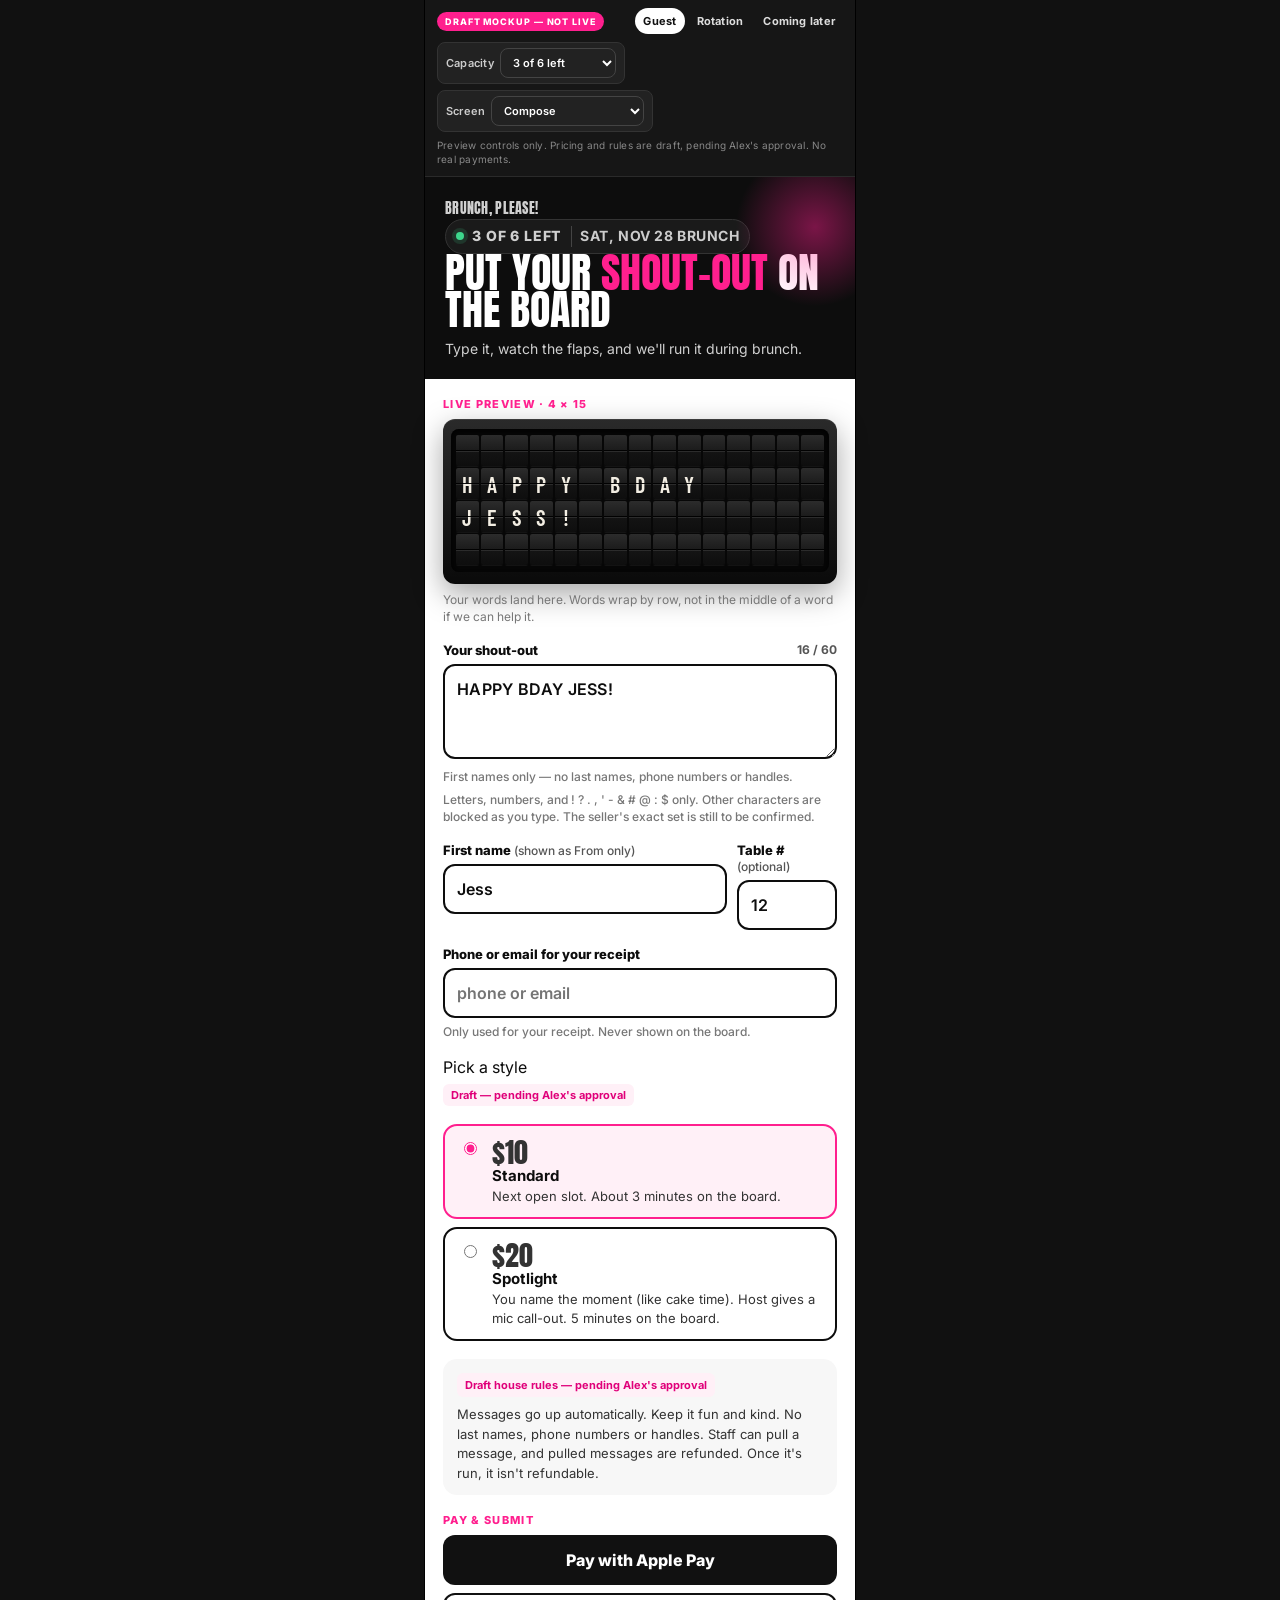
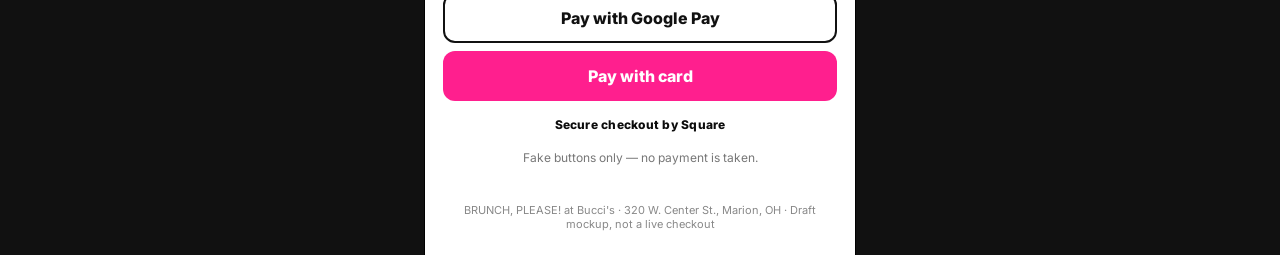
<file: preview/splitflap-facd7d77/index.html>
<!DOCTYPE html>
<html lang="en">
<head>
<meta charset="utf-8">
<meta name="viewport" content="width=device-width, initial-scale=1, viewport-fit=cover">
<meta name="robots" content="noindex,nofollow">
<title>Put your shout-out on the board — BRUNCH, PLEASE! (draft mockup)</title>
<link rel="preconnect" href="https://fonts.googleapis.com">
<link rel="preconnect" href="https://fonts.gstatic.com" crossorigin>
<link href="https://fonts.googleapis.com/css2?family=Anton&family=Barlow+Condensed:wght@600;700&family=Inter:wght@400;500;600;700;800&display=swap" rel="stylesheet">
<link rel="stylesheet" href="styles.css">
</head>
<body data-state="compose">
<div class="phone">
  <div class="chrome" role="region" aria-label="Mockup controls">
    <div class="row">
      <span class="badge">Draft mockup — not live</span>
      <nav>
        <a href="index.html" class="on">Guest</a>
        <a href="staff.html">Rotation</a>
        <a href="later.html">Coming later</a>
      </nav>
    </div>
    <div class="toggles">
      <label>Capacity
        <select id="capToggle" aria-label="Capacity preview">
          <option value="open">3 of 6 left</option>
          <option value="soldout">Sold out today</option>
        </select>
      </label>
      <label>Screen
        <select id="stateToggle" aria-label="Guest screen preview">
          <option value="compose">Compose</option>
          <option value="upnext">You're in the rotation</option>
        </select>
      </label>
    </div>
    <p class="hint">Preview controls only. Pricing and rules are draft, pending Alex's approval. No real payments.</p>
  </div>

  <section id="compose">
    <header class="hero">
      <p class="logo">Brunch, Please!</p>
      <p class="cap" id="capPill"><i></i> 3 of 6 left <span class="cap-date">Sat, Nov 28 brunch</span></p>
      <h1>Put your <em>shout-out</em> on the board</h1>
      <p>Type it, watch the flaps, and we'll run it during brunch.</p>
    </header>

    <div class="panel">
      <p class="kicker">Live preview · 4 × 15</p>
      <div class="board-wrap">
        <div id="board" class="sf-board" aria-label="Live 4 by 15 split-flap preview"></div>
      </div>
      <p class="fine" id="boardHint" style="text-align:left;margin-top:8px">Your words land here. Words wrap by row, not in the middle of a word if we can help it.</p>

      <label class="field" for="msg">Your shout-out <span class="counter" id="count">0 / 60</span></label>
      <textarea id="msg" class="msg-input" maxlength="60" rows="3" autocomplete="off" autocapitalize="characters" spellcheck="false" placeholder="HAPPY BDAY JESS!"></textarea>
      <p class="charset-hint">First names only — no last names, phone numbers or handles.</p>
      <p class="charset-hint">Letters, numbers, and ! ? . , ' - &amp; # @ : $ only. Other characters are blocked as you type. The seller's exact set is still to be confirmed.</p>
      <div class="warn-box" id="blocked" role="status">That character isn't on the board, so it wasn't added.</div>
      <div class="warn-box" id="warn" role="status"></div>

      <div class="two">
        <div>
          <label class="field" for="from">First name <span class="sublabel">(shown as From only)</span></label>
          <input type="text" id="from" maxlength="20" placeholder="Jess" autocomplete="given-name" autocapitalize="words">
        </div>
        <div>
          <label class="field" for="table">Table # <span class="sublabel">(optional)</span></label>
          <input type="tel" id="table" maxlength="4" inputmode="numeric" placeholder="12" autocomplete="off">
        </div>
      </div>
      <label class="field" for="contact">Phone or email for your receipt</label>
      <input type="text" id="contact" class="contact-input" maxlength="80" inputmode="email" placeholder="phone or email" autocomplete="off">
      <p class="privacy-note">Only used for your receipt. Never shown on the board.</p>

      <p class="field" style="margin-bottom:6px">Pick a style</p>
      <p class="draft-note">Draft — pending Alex's approval</p>
      <div class="tiers" role="radiogroup" aria-label="Price tier">
        <label class="tier on">
          <input type="radio" name="tier" value="10" checked>
          <div>
            <p class="price">$10</p>
            <b>Standard</b>
            <p>Next open slot. About 3 minutes on the board.</p>
          </div>
        </label>
        <label class="tier">
          <input type="radio" name="tier" value="20">
          <div>
            <p class="price">$20</p>
            <b>Spotlight</b>
            <p>You name the moment (like cake time). Host gives a mic call-out. 5 minutes on the board.</p>
            <div class="moment" id="momentBox">
              <label class="field" for="moment" style="margin-top:10px">Pick your moment</label>
              <input type="text" id="moment" maxlength="40" placeholder="During the cake" autocomplete="off">
            </div>
          </div>
        </label>
      </div>

      <div class="rules">
        <span class="draft-note">Draft house rules — pending Alex's approval</span>
        <p style="margin:0">Messages go up automatically. Keep it fun and kind. No last names, phone numbers or handles. Staff can pull a message, and pulled messages are refunded. Once it's run, it isn't refundable.</p>
      </div>

      <p class="kicker">Pay &amp; submit</p>
      <div class="pay">
        <div class="pay-btns">
          <button type="button" class="btn btn-apple" data-pay="apple"> Pay with Apple Pay</button>
          <button type="button" class="btn btn-google" data-pay="google"> Pay with Google Pay</button>
          <button type="button" class="btn btn-card" data-pay="card">Pay with card</button>
        </div>
        <p class="fine square-line">Secure checkout by Square</p>
        <p class="fine">Fake buttons only — no payment is taken.</p>
      </div>
    </div>
  </section>

  <section id="soldout">
    <p class="logo" style="color:var(--pink);margin-top:8px">Brunch, Please!</p>
    <p class="cap sold"><i></i> Sold out today <span class="cap-date">Sat, Nov 28 brunch</span></p>
    <h2>All 6 shout-outs are spoken for.</h2>
    <p>This brunch's board is full. Grab a ticket for the next one and try again there.</p>
    <a class="btn" href="https://www.brunchplz.com/" target="_blank" rel="noopener noreferrer">Next brunch · Sun, Nov 29 →</a>
    <p class="fine">Cap: 6 paid shout-outs per brunch (decided). Draft only.</p>
  </section>

  <section class="status upnext" id="status-upnext">
    <p class="big-tag">You're in the rotation!</p>
    <h2>Up around</h2>
    <p class="time">11:40</p>
    <p>Your shout-out is locked in and will go up automatically. Keep an eye on the board — and on the host if you booked Spotlight.</p>
    <div class="board-wrap" style="text-align:left;margin:18px 0">
      <div id="board-upnext" class="sf-board is-compact"></div>
    </div>
  </section>


  <footer class="fineprint">BRUNCH, PLEASE! at Bucci's · 320 W. Center St., Marion, OH · Draft mockup, not a live checkout</footer>
</div>

<script src="flap.js"></script>
<script>
(function () {
  const board = document.getElementById("board");
  SplitFlap.mount(board);
  const upnextBoard = document.getElementById("board-upnext");
  SplitFlap.mount(upnextBoard, { compact: true, animate: false });

  const msg = document.getElementById("msg");
  const count = document.getElementById("count");
  const warn = document.getElementById("warn");
  const capToggle = document.getElementById("capToggle");
  const stateToggle = document.getElementById("stateToggle");
  const momentBox = document.getElementById("momentBox");
  const moment = document.getElementById("moment");
  const capPill = document.getElementById("capPill");

  const SAMPLE = "HAPPY BDAY JESS!";

  const blockedBox = document.getElementById("blocked");
  let blockedTimer = null;
  function flashBlocked() {
    blockedBox.classList.add("show");
    clearTimeout(blockedTimer);
    blockedTimer = setTimeout(() => blockedBox.classList.remove("show"), 2200);
  }

  function previewText() {
    return SplitFlap.sanitize(msg.value);
  }

  function applySanitize(showFlash) {
    const detail = SplitFlap.sanitizeDetail(msg.value);
    if (detail.text !== msg.value) {
      const pos = msg.selectionStart ? msg.selectionStart - (msg.value.length - detail.text.length) : detail.text.length;
      msg.value = detail.text;
      try { msg.setSelectionRange(Math.max(0, pos), Math.max(0, pos)); } catch (e) {}
      if (showFlash && detail.blocked) flashBlocked();
    } else if (showFlash && detail.blocked) {
      flashBlocked();
    }
    return detail.text;
  }

  function updateBoard(animate, showFlash) {
    const raw = applySanitize(showFlash);
    const laid = SplitFlap.layout(raw);
    SplitFlap.set(board, laid, { animate: animate !== false });
    count.textContent = raw.length + " / 60";
    count.classList.toggle("warn", raw.length >= 55);
    const notes = [];
    if (laid.splitWord) notes.push("One of those words is longer than a row, so it had to break mid-word.");
    if (laid.overflow) notes.push("That's more than 4 rows. Trim a little so it all fits on the board.");
    warn.textContent = notes.join(" ");
    warn.classList.toggle("show", notes.length > 0);
    SplitFlap.set(upnextBoard, laid, { animate: false });
    return laid;
  }

  function setState(state) {
    if (["pending", "rejected", "blocked"].indexOf(state) !== -1) state = "upnext";
    const cap = capToggle.value;
    if (cap === "soldout" && (state === "compose" || state === "soldout")) {
      state = "soldout";
    } else if (cap === "open" && state === "soldout") {
      state = "compose";
    }
    document.body.dataset.state = state;
    if (state === "soldout") {
      capToggle.value = "soldout";
      stateToggle.value = "compose";
      capPill.classList.add("sold");
      capPill.innerHTML = '<i></i> Sold out today <span class="cap-date">Sat, Nov 28 brunch</span>';
    } else {
      if (cap === "open") capToggle.value = "open";
      capPill.classList.remove("sold");
      capPill.innerHTML = '<i></i> 3 of 6 left <span class="cap-date">Sat, Nov 28 brunch</span>';
      if (state !== "compose") stateToggle.value = state;
      else stateToggle.value = "compose";
    }
    const url = new URL(location.href);
    if (state === "compose" && cap === "open") {
      url.searchParams.delete("state");
      url.searchParams.delete("cap");
    } else {
      url.searchParams.set("state", state);
      url.searchParams.set("cap", capToggle.value);
    }
    history.replaceState(null, "", url);
  }

  msg.addEventListener("beforeinput", (e) => {
    if (!e.data) return;
    const cleaned = SplitFlap.sanitize(e.data);
    if (cleaned !== SplitFlap.normalize(e.data) || (msg.value.length + cleaned.length > 60 && e.inputType !== "insertFromPaste" && e.inputType !== "insertText")) {
      if (cleaned !== SplitFlap.normalize(e.data)) {
        e.preventDefault();
        flashBlocked();
        if (cleaned) {
          const start = msg.selectionStart;
          const end = msg.selectionEnd;
          const next = SplitFlap.sanitize((msg.value.slice(0, start) + cleaned + msg.value.slice(end)).slice(0, 60));
          msg.value = next;
          const caret = Math.min(start + cleaned.length, next.length);
          try { msg.setSelectionRange(caret, caret); } catch (err) {}
          updateBoard(true, false);
        }
      }
    }
  });
  msg.addEventListener("input", () => updateBoard(true, true));
  msg.addEventListener("paste", () => setTimeout(() => updateBoard(true, true), 0));
  capToggle.addEventListener("change", () => {
    setState(capToggle.value === "soldout" ? "soldout" : "compose");
  });
  stateToggle.addEventListener("change", () => {
    if (stateToggle.value !== "compose") capToggle.value = "open";
    setState(stateToggle.value);
  });

  document.querySelectorAll('input[name="tier"]').forEach((r) => {
    r.addEventListener("change", () => {
      document.querySelectorAll(".tier").forEach((t) => t.classList.toggle("on", t.querySelector("input").checked));
      momentBox.classList.toggle("show", document.querySelector('input[name="tier"]:checked').value === "20");
    });
  });

  function submitFake() {
    const laid = updateBoard(false);
    if (!previewText().trim()) {
      warn.textContent = "Type a shout-out first.";
      warn.classList.add("show");
      msg.focus();
      return;
    }
    if (laid.overflow) {
      warn.textContent = "Trim it so the whole message fits, then try again.";
      warn.classList.add("show");
      return;
    }
    const first = document.getElementById("from").value.trim();
    const contact = document.getElementById("contact").value.trim();
    if (!first) {
      warn.textContent = "Add a first name — it's shown as From, and never with a last name.";
      warn.classList.add("show");
      document.getElementById("from").focus();
      return;
    }
    if (!contact) {
      warn.textContent = "Add a phone or email for your receipt. It never goes on the board.";
      warn.classList.add("show");
      document.getElementById("contact").focus();
      return;
    }
    const tier = document.querySelector('input[name="tier"]:checked').value;
    if (tier === "20" && !moment.value.trim()) {
      momentBox.classList.add("show");
      moment.focus();
      warn.textContent = "Spotlight needs a moment, like “during the cake.”";
      warn.classList.add("show");
      return;
    }
    capToggle.value = "open";
    setState("upnext");
  }

  document.querySelectorAll("[data-pay]").forEach((btn) => {
    btn.addEventListener("click", submitFake);
  });

  const params = new URLSearchParams(location.search);
  if (params.get("demo") !== "empty") {
    msg.value = SAMPLE;
    document.getElementById("from").value = "Jess";
    document.getElementById("table").value = "12";
  }
  updateBoard(false);

  if (params.get("tier") === "20") {
    const spotlight = document.querySelector('input[name="tier"][value="20"]');
    if (spotlight) {
      spotlight.checked = true;
      spotlight.dispatchEvent(new Event("change", { bubbles: true }));
      document.getElementById("moment").value = "During the cake";
    }
  }

  const startState = params.get("state") || "compose";
  const startCap = params.get("cap") || "open";
  capToggle.value = startCap === "soldout" ? "soldout" : "open";
  if (startCap === "soldout") setState("soldout");
  else setState(startState);
})();
</script>
</body>
</html>
</file>
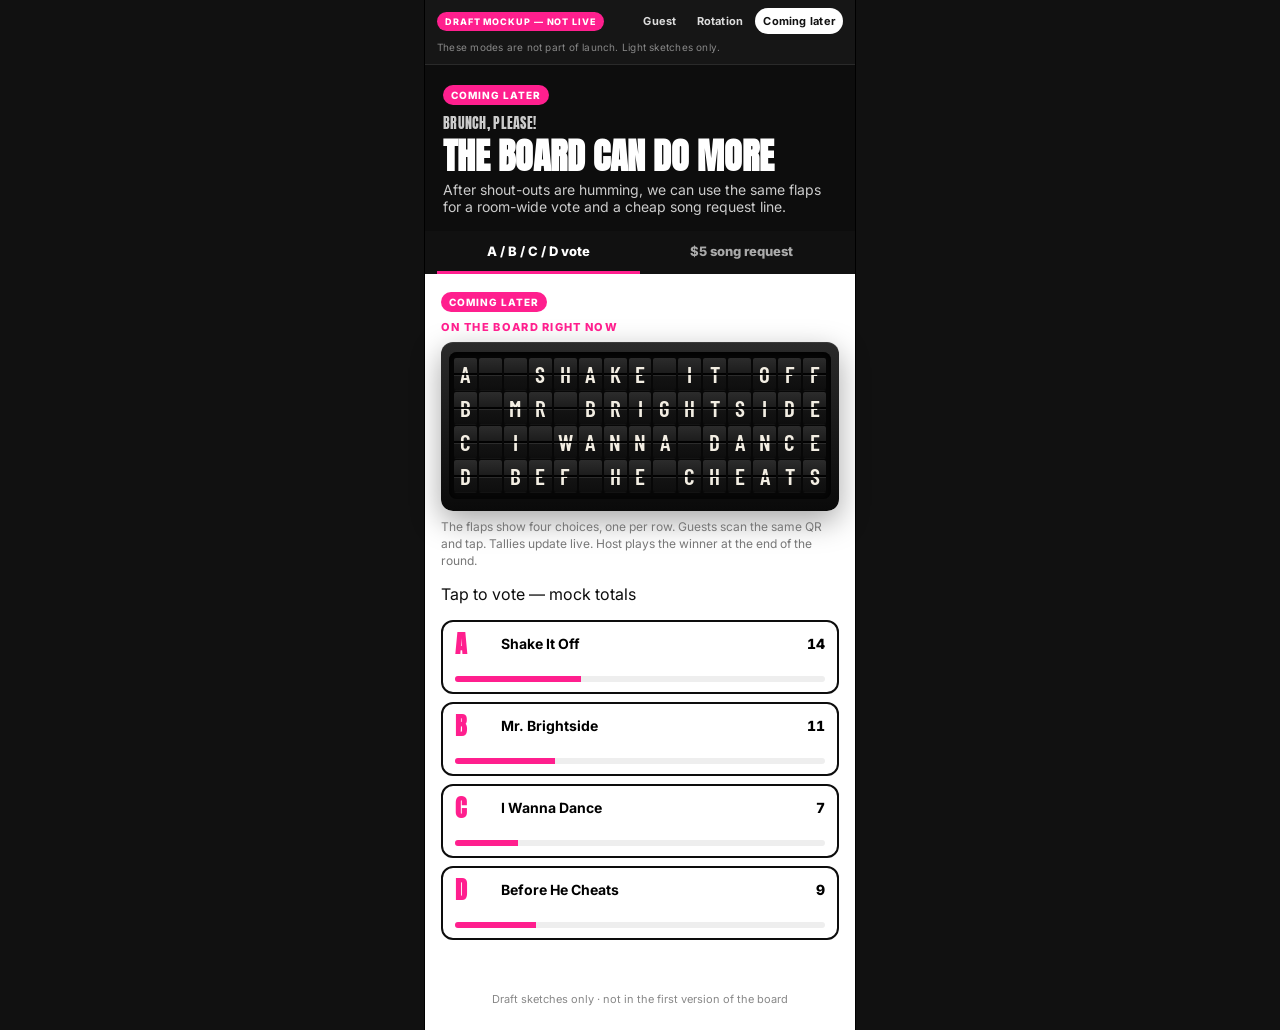
<file: preview/splitflap-facd7d77/later.html>
<!DOCTYPE html>
<html lang="en">
<head>
<meta charset="utf-8">
<meta name="viewport" content="width=device-width, initial-scale=1, viewport-fit=cover">
<meta name="robots" content="noindex,nofollow">
<title>Coming later — song vote &amp; requests (draft mockup)</title>
<link rel="preconnect" href="https://fonts.googleapis.com">
<link rel="preconnect" href="https://fonts.gstatic.com" crossorigin>
<link href="https://fonts.googleapis.com/css2?family=Anton&family=Barlow+Condensed:wght@600;700&family=Inter:wght@400;500;600;700;800&display=swap" rel="stylesheet">
<link rel="stylesheet" href="styles.css">
</head>
<body>
<div class="phone">
  <div class="chrome" role="region" aria-label="Mockup controls">
    <div class="row">
      <span class="badge">Draft mockup — not live</span>
      <nav>
        <a href="index.html">Guest</a>
        <a href="staff.html">Rotation</a>
        <a href="later.html" class="on">Coming later</a>
      </nav>
    </div>
    <p class="hint">These modes are not part of launch. Light sketches only.</p>
  </div>

  <header class="later-hero">
    <span class="coming">Coming later</span>
    <p class="logo">Brunch, Please!</p>
    <h1>The board can do more</h1>
    <p>After shout-outs are humming, we can use the same flaps for a room-wide vote and a cheap song request line.</p>
  </header>

  <div class="tabs" role="tablist">
    <button type="button" class="on" data-tab="vote" id="tab-vote">A / B / C / D vote</button>
    <button type="button" data-tab="request" id="tab-request">$5 song request</button>
  </div>

  <section class="pane on" id="pane-vote">
    <span class="coming">Coming later</span>
    <p class="kicker">On the board right now</p>
    <div class="board-wrap">
      <div id="voteBoard" class="sf-board" aria-label="Four song options on the board"></div>
    </div>
    <p class="fine" style="text-align:left;margin:8px 0 14px">The flaps show four choices, one per row. Guests scan the same QR and tap. Tallies update live. Host plays the winner at the end of the round.</p>
    <p class="field" style="margin-top:0">Tap to vote — mock totals</p>
    <div class="vote" id="votes"></div>
    <p class="fine" id="voteThanks"></p>
  </section>

  <section class="pane" id="pane-request">
    <span class="coming">Coming later</span>
    <p class="kicker">$5 song request</p>
    <p style="margin:0 0 14px;font-size:15px;line-height:1.5;color:#333">Pick a song, or type one. It goes to a staff queue with a note about how deep the list is — no promise it gets played, just a real shot.</p>
    <label class="field" for="songPick">Pick one</label>
    <div class="vote" id="songPicks"></div>
    <label class="field" for="songType">Or type a title</label>
    <input type="text" id="songType" maxlength="40" placeholder="Mr. Brightside" autocomplete="off">
    <p class="fine" style="text-align:left">Queue note, for example: “7 requests ahead — we'll try.”</p>
    <button type="button" class="btn btn-card" id="reqBtn" style="margin-top:14px">Request this song · $5</button>
    <p class="fine" id="reqThanks"></p>
    <p class="fine">Fake button. Not for launch, and no payment is taken.</p>
  </section>

  <footer class="fineprint">Draft sketches only · not in the first version of the board</footer>
</div>

<script src="flap.js"></script>
<script>
(function () {
  const songs = [
    { id: "A", title: "Shake It Off", board: "A  SHAKE IT OFF", votes: 14 },
    { id: "B", title: "Mr. Brightside", board: "B MR BRIGHTSIDE", votes: 11 },
    { id: "C", title: "I Wanna Dance", board: "C I WANNA DANCE", votes: 7 },
    { id: "D", title: "Before He Cheats", board: "D BEF HE CHEATS", votes: 9 }
  ];
  const picks = ["Shake It Off", "Mr. Brightside", "I Wanna Dance", "Before He Cheats", "Don't Stop Believin'"];

  const boardText = songs.map((s) => s.board).join("\n").replace(/\n/g, "");
  // layout via raw lines: force four rows as designed
  const voteBoard = document.getElementById("voteBoard");
  SplitFlap.mount(voteBoard, { animate: false });
  SplitFlap.set(voteBoard, {
    lines: songs.map((s) => (s.board + "               ").slice(0, 15)),
    flat: songs.map((s) => (s.board + "               ").slice(0, 15)).join("")
  }, { animate: false });

  let voted = false;
  const voteRoot = document.getElementById("votes");

  function renderVotes() {
    const total = songs.reduce((n, s) => n + s.votes, 0) || 1;
    voteRoot.innerHTML = "";
    songs.forEach((s) => {
      const pct = Math.round((s.votes / total) * 100);
      const btn = document.createElement("button");
      btn.type = "button";
      btn.innerHTML = '<span class="letter">' + s.id + "</span><span>" + s.title +
        '</span><span class="tally">' + s.votes + "</span>" +
        '<span class="barline"><i style="width:' + pct + '%"></i></span>';
      if (s.on) btn.classList.add("on");
      btn.addEventListener("click", () => {
        if (voted && s.on) return;
        if (voted) return;
        s.votes += 1;
        s.on = true;
        voted = true;
        document.getElementById("voteThanks").textContent = "Vote in for " + s.title + ". Tallies stay live until the host calls it.";
        renderVotes();
      });
      voteRoot.appendChild(btn);
    });
  }
  renderVotes();

  const pickRoot = document.getElementById("songPicks");
  let picked = "";
  picks.forEach((title) => {
    const btn = document.createElement("button");
    btn.type = "button";
    btn.innerHTML = "<span style='grid-column:1/-1'>" + title + "</span>";
    btn.addEventListener("click", () => {
      picked = title;
      document.getElementById("songType").value = "";
      pickRoot.querySelectorAll("button").forEach((b) => b.classList.toggle("on", b === btn));
    });
    pickRoot.appendChild(btn);
  });

  document.getElementById("reqBtn").addEventListener("click", () => {
    const typed = document.getElementById("songType").value.trim();
    const song = typed || picked;
    const thanks = document.getElementById("reqThanks");
    if (!song) {
      thanks.textContent = "Pick or type a song first.";
      return;
    }
    thanks.textContent = "Queued (mock): “" + song + "” — 7 requests ahead, we'll try. $5 is not actually charged.";
  });

  document.querySelectorAll(".tabs button").forEach((btn) => {
    btn.addEventListener("click", () => {
      document.querySelectorAll(".tabs button").forEach((b) => b.classList.toggle("on", b === btn));
      document.querySelectorAll(".pane").forEach((p) => p.classList.toggle("on", p.id === "pane-" + btn.dataset.tab));
      const url = new URL(location.href);
      url.searchParams.set("tab", btn.dataset.tab);
      history.replaceState(null, "", url);
    });
  });

  const tab = new URLSearchParams(location.search).get("tab");
  if (tab === "request") document.getElementById("tab-request").click();
})();
</script>
</body>
</html>
</file>
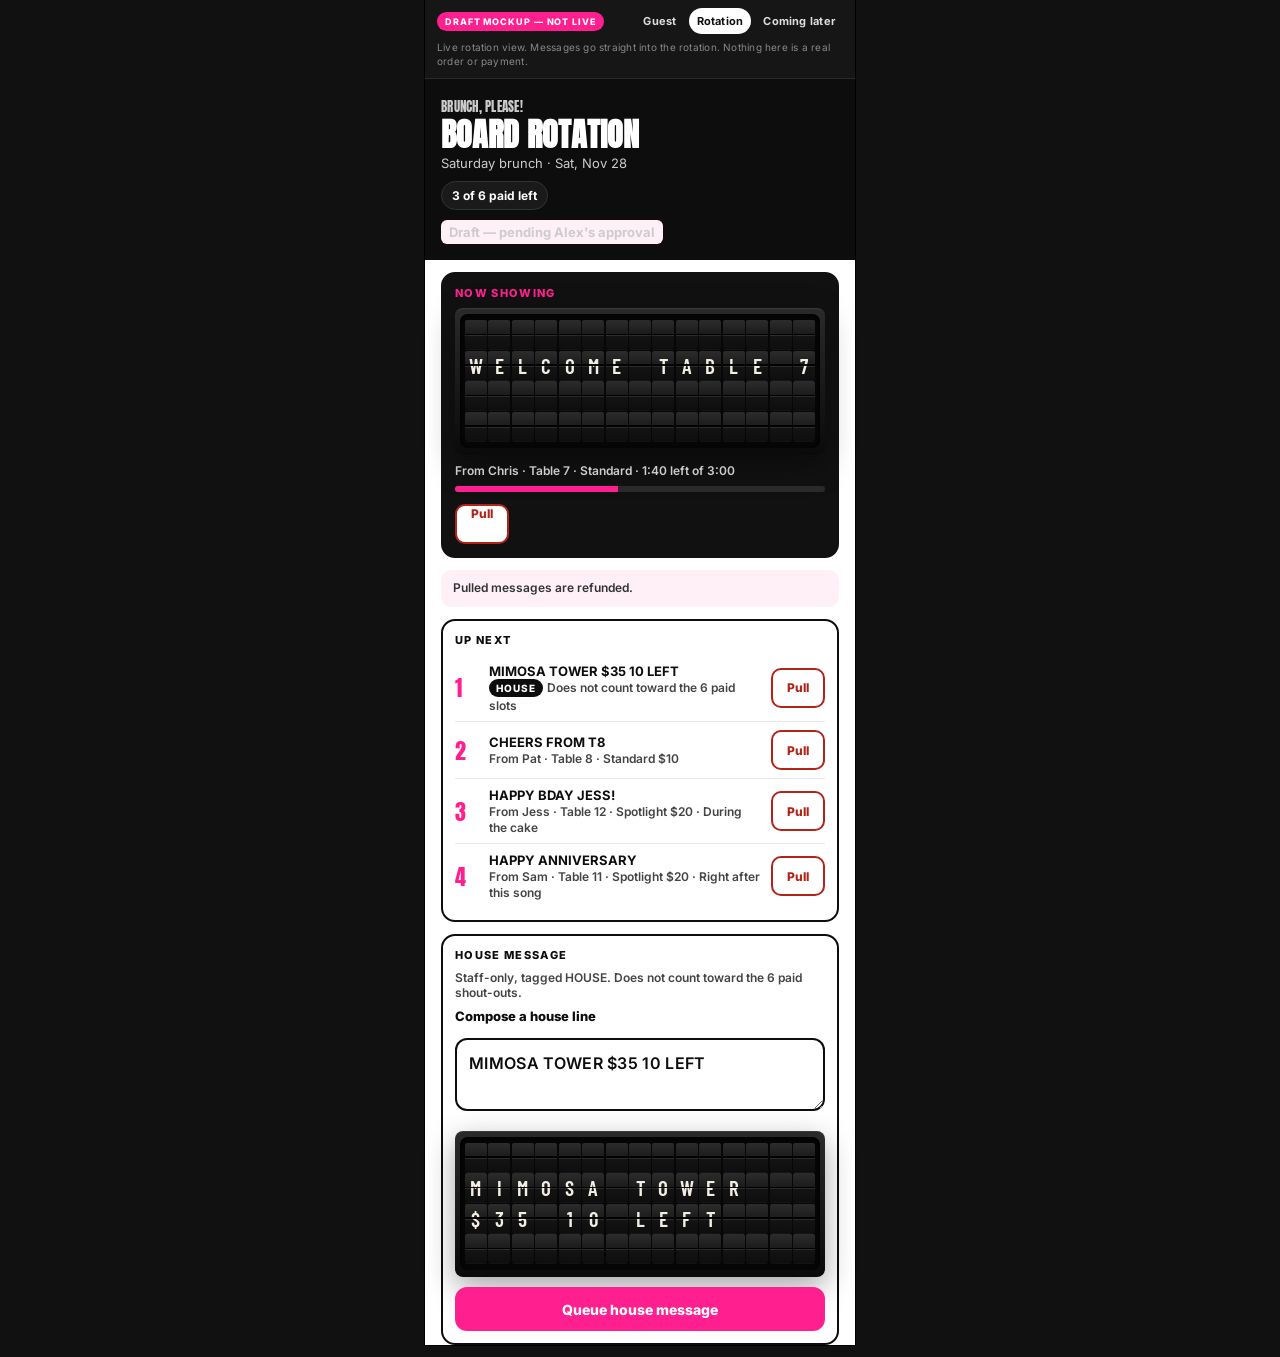
<file: preview/splitflap-facd7d77/staff.html>
<!DOCTYPE html>
<html lang="en">
<head>
<meta charset="utf-8">
<meta name="viewport" content="width=device-width, initial-scale=1, viewport-fit=cover">
<meta name="robots" content="noindex,nofollow">
<title>Board rotation — staff (draft mockup)</title>
<link rel="preconnect" href="https://fonts.googleapis.com">
<link rel="preconnect" href="https://fonts.gstatic.com" crossorigin>
<link href="https://fonts.googleapis.com/css2?family=Anton&family=Barlow+Condensed:wght@600;700&family=Inter:wght@400;500;600;700;800&display=swap" rel="stylesheet">
<link rel="stylesheet" href="styles.css">
</head>
<body>
<div class="phone">
  <div class="chrome" role="region" aria-label="Mockup controls">
    <div class="row">
      <span class="badge">Draft mockup — not live</span>
      <nav>
        <a href="index.html">Guest</a>
        <a href="staff.html" class="on">Rotation</a>
        <a href="later.html">Coming later</a>
      </nav>
    </div>
    <p class="hint">Live rotation view. Messages go straight into the rotation. Nothing here is a real order or payment.</p>
  </div>

  <header class="staff-head">
    <p class="logo">Brunch, Please!</p>
    <h1>Board rotation</h1>
    <p>Saturday brunch · Sat, Nov 28</p>
    <div class="stat-row">
      <span class="stat" id="capStat">3 of 6 paid left</span>
    </div>
    <p class="draft-note" style="margin-top:10px">Draft — pending Alex's approval</p>
  </header>

  <section class="slot now">
    <h2>Now showing</h2>
    <div class="board-wrap"><div id="nowBoard" class="sf-board is-compact"></div></div>
    <p class="meta" id="nowMeta">From Chris · Table 7 · Standard · 1:42 left of 3:00</p>
    <div class="bar" aria-hidden="true"><i id="nowBar" style="width:44%"></i></div>
    <div class="now-actions">
      <button type="button" class="btn-pull" id="pullNow">Pull</button>
    </div>
  </section>

  <p class="pull-note">Pulled messages are refunded.</p>

  <section class="slot">
    <h2>Up next</h2>
    <div id="upNext"></div>
  </section>

  <section class="slot house-box">
    <h2>House message</h2>
    <p class="meta">Staff-only, tagged HOUSE. Does not count toward the 6 paid shout-outs.</p>
    <label class="field" for="houseMsg" style="margin-top:8px">Compose a house line</label>
    <textarea id="houseMsg" class="msg-input" maxlength="60" rows="2">MIMOSA TOWER $35 10 LEFT</textarea>
    <div class="board-wrap" style="margin-top:8px"><div id="houseBoard" class="sf-board is-compact"></div></div>
    <button type="button" class="btn btn-card" id="houseQueue">Queue house message</button>
  </section>
</div>

<div class="toast" id="toast" role="status"></div>

<script src="flap.js"></script>
<script>
(function () {
  const nowLeftStart = 102;
  const nowTotal = 180;
  let nowLeft = nowLeftStart;
  const started = Date.now();

  let nowItem = { id: "n1", text: "WELCOME TABLE 7", from: "Chris", table: "7", amount: 10, tier: "Standard", paid: true };
  let upNext = [
    { id: "h1", text: "MIMOSA TOWER $35 10 LEFT", house: true },
    { id: "u1", text: "CHEERS FROM T8", from: "Pat", table: "8", amount: 10, tier: "Standard", paid: true },
    { id: "u2", text: "HAPPY BDAY JESS!", from: "Jess", table: "12", amount: 20, tier: "Spotlight", note: "During the cake", paid: true },
    { id: "u3", text: "HAPPY ANNIVERSARY", from: "Sam", table: "11", amount: 20, tier: "Spotlight", note: "Right after this song", paid: true }
  ];
  let paidLeft = 3;
  const paidCap = 6;

  SplitFlap.mount(document.getElementById("nowBoard"), { compact: true, animate: false });

  const houseBoard = document.getElementById("houseBoard");
  const houseMsg = document.getElementById("houseMsg");
  SplitFlap.mount(houseBoard, { compact: true, animate: false });
  function syncHouse() {
    const laid = SplitFlap.layout(houseMsg.value);
    if (laid.text !== houseMsg.value) houseMsg.value = laid.text;
    SplitFlap.set(houseBoard, laid, { animate: false });
    return laid;
  }
  houseMsg.addEventListener("input", syncHouse);
  syncHouse();
  document.getElementById("houseQueue").addEventListener("click", () => {
    const laid = syncHouse();
    if (!laid.text.trim()) { toast("Type a house message first."); return; }
    if (laid.overflow) { toast("Trim it so it fits 4 × 15."); return; }
    upNext.push({ id: "h" + Date.now(), text: laid.text, house: true });
    toast("House message queued. It does not count toward the 6 paid slots.");
    renderAll();
  });

  function fmt(sec) {
    sec = Math.max(0, Math.floor(sec));
    const m = Math.floor(sec / 60);
    const s = String(sec % 60).padStart(2, "0");
    return m + ":" + s;
  }

  function toast(text) {
    const el = document.getElementById("toast");
    el.textContent = text;
    el.classList.add("show");
    clearTimeout(toast._t);
    toast._t = setTimeout(() => el.classList.remove("show"), 2800);
  }

  function who(item) {
    if (item.house) return "";
    return (item.from ? "From " + item.from : "") +
      (item.from && item.table ? " · " : "") +
      (item.table ? "Table " + item.table : "");
  }

  function showNow() {
    const board = document.getElementById("nowBoard");
    const meta = document.getElementById("nowMeta");
    const pull = document.getElementById("pullNow");
    if (!nowItem) {
      SplitFlap.set(board, "", { animate: false });
      meta.textContent = "Nothing on the board. Queue a house message or wait for the next shout-out.";
      document.getElementById("nowBar").style.width = "0%";
      pull.style.display = "none";
      return;
    }
    pull.style.display = "inline-flex";
    SplitFlap.set(board, nowItem.text, { animate: false });
    tickNow();
  }

  function renderUp() {
    const root = document.getElementById("upNext");
    if (!upNext.length) {
      root.innerHTML = "<p class='meta'>Nothing queued yet.</p>";
      return;
    }
    root.innerHTML = "";
    upNext.forEach((item, i) => {
      const row = document.createElement("div");
      row.className = "up-item";
      let mid;
      if (item.house) {
        mid = '<span class="tag house">House</span> <span class="meta">Does not count toward the 6 paid slots</span>';
      } else {
        mid = "<span class='meta'>" + who(item) +
          (who(item) ? " · " : "") + item.tier + " $" + item.amount +
          (item.note ? " · " + item.note : "") + "</span>";
      }
      row.innerHTML = '<span class="num">' + (i + 1) + '</span><div style="flex:1;min-width:0"><b>' +
        item.text + "</b>" + mid + '</div>';
      const btn = document.createElement("button");
      btn.type = "button";
      btn.className = "btn-pull";
      btn.textContent = "Pull";
      btn.addEventListener("click", () => pullItem(item.id, false));
      row.appendChild(btn);
      root.appendChild(row);
    });
  }

  function updateCap() {
    document.getElementById("capStat").textContent = paidLeft + " of " + paidCap + " paid left";
  }

  function pullItem(id, isNow) {
    let item;
    if (isNow) {
      item = nowItem;
      nowItem = upNext.shift() || null;
    } else {
      item = upNext.find((p) => p.id === id);
      upNext = upNext.filter((p) => p.id !== id);
    }
    if (!item) return;
    if (item.paid && paidLeft < paidCap) paidLeft += 1;
    toast(item.house
      ? "House message pulled."
      : "Pulled. The guest is refunded.");
    renderAll();
  }

  document.getElementById("pullNow").addEventListener("click", () => {
    if (nowItem) pullItem(nowItem.id, true);
  });

  function tickNow() {
    const elapsed = (Date.now() - started) / 1000;
    nowLeft = Math.max(0, nowLeftStart - elapsed);
    if (!nowItem) return;
    const used = nowTotal - nowLeft;
    const hold = nowItem.tier === "Spotlight" ? "5:00" : "3:00";
    const label = (who(nowItem) ? who(nowItem) + " · " : "") +
      (nowItem.house ? "HOUSE · " : (nowItem.tier + " · ")) +
      fmt(nowLeft) + " left of " + hold;
    document.getElementById("nowMeta").textContent = label;
    document.getElementById("nowBar").style.width = Math.min(100, (used / nowTotal) * 100) + "%";
  }

  function renderAll() {
    updateCap();
    showNow();
    renderUp();
  }

  renderAll();
  setInterval(() => { if (nowItem) tickNow(); }, 1000);
})();
</script>
</body>
</html>
</file>
<file: preview/splitflap-facd7d77/styles.css>
/* BRUNCH, PLEASE! split-flap mockup. Draft only — not live. */
:root {
  --pink: #ff1f8e;
  --pink-dark: #e0007a;
  --softpink: #ffb3d5;
  --blush: #fff0f7;
  --ink: #0d0d0d;
  --muted: #555;
  --line: #e8e8e8;
  --paper: #fff;
  --soft: #f7f7f7;
  --ok: #0f7a45;
  --warn: #b85a00;
  --hold: #b42318;
  --board: #121212;
  --tile: #1c1c1c;
  --letter: #f3eee3;
  --font-display: Anton, Impact, sans-serif;
  --font: Inter, Helvetica, Arial, sans-serif;
  --font-flap: "Barlow Condensed", "Arial Narrow", Impact, sans-serif;
}

* { box-sizing: border-box; }
html, body { margin: 0; padding: 0; }
html { background: #111; }
body {
  font-family: var(--font);
  color: var(--ink);
  background: #111;
  min-height: 100dvh;
  -webkit-font-smoothing: antialiased;
}

.phone {
  max-width: 430px;
  margin: 0 auto;
  background: var(--paper);
  min-height: 100dvh;
  position: relative;
  box-shadow: 0 0 0 1px #000;
}

/* —— Preview chrome (not part of the guest product) —— */
.chrome {
  background: #161616;
  color: #eee;
  padding: 8px 12px 10px;
  font-size: 11px;
  letter-spacing: .02em;
  border-bottom: 1px solid #2a2a2a;
}
.chrome .row {
  display: flex;
  align-items: center;
  justify-content: space-between;
  gap: 8px;
  flex-wrap: wrap;
}
.badge {
  display: inline-block;
  background: var(--pink);
  color: #fff;
  font-weight: 800;
  font-size: 9px;
  letter-spacing: .1em;
  text-transform: uppercase;
  padding: 4px 8px;
  border-radius: 99px;
  white-space: nowrap;
}
.badge.ghost {
  background: transparent;
  color: #bbb;
  border: 1px solid #444;
}
.chrome nav {
  display: flex;
  gap: 4px;
  flex-wrap: wrap;
}
.chrome nav a {
  color: #ddd;
  text-decoration: none;
  font-weight: 700;
  font-size: 11px;
  padding: 6px 8px;
  border-radius: 99px;
}
.chrome nav a:hover { color: #fff; background: #2a2a2a; }
.chrome nav a.on { background: #fff; color: #111; }
.chrome .toggles {
  display: flex;
  flex-wrap: wrap;
  gap: 6px;
  margin-top: 8px;
}
.chrome label {
  display: inline-flex;
  align-items: center;
  gap: 6px;
  background: #222;
  border: 1px solid #333;
  border-radius: 8px;
  padding: 5px 8px;
  color: #ccc;
  font-weight: 600;
}
.chrome select, .chrome button.ctrl {
  background: #222;
  color: #fff;
  border: 1px solid #444;
  border-radius: 8px;
  padding: 6px 8px;
  font: 600 11px var(--font);
  cursor: pointer;
}
.chrome .hint { color: #888; margin: 6px 0 0; font-size: 10px; line-height: 1.4; }

/* —— Split-flap board —— */
.sf-board {
  --cw: 20px;
  --ch: 28px;
  --gap: 2px;
  --fs: 19px;
  background: linear-gradient(180deg, #2a2a2a, #0a0a0a);
  border-radius: 12px;
  padding: 10px 8px 12px;
  box-shadow: 0 10px 30px rgba(0,0,0,.35), inset 0 1px 0 rgba(255,255,255,.08);
  width: 100%;
}
.sf-frame {
  background: #070707;
  border-radius: 8px;
  padding: 6px 5px 7px;
  box-shadow: inset 0 2px 8px #000;
}
.sf-grid { display: flex; flex-direction: column; gap: var(--gap); width: 100%; }
.sf-row { display: flex; gap: var(--gap); justify-content: center; width: 100%; }
.sf-cell {
  position: relative;
  flex: 1 1 0;
  width: auto;
  min-width: 0;
  height: var(--ch);
  background: #0b0b0b;
  border-radius: 2px;
  overflow: hidden;
  box-shadow: inset 0 0 0 1px #000, 0 1px 0 rgba(255,255,255,.05);
  perspective: 240px;
}
.sf-letter {
  display: flex;
  align-items: center;
  justify-content: center;
  width: 100%;
  font-family: var(--font-flap);
  font-weight: 600;
  font-size: var(--fs);
  letter-spacing: 0;
  color: var(--letter);
  text-transform: uppercase;
  line-height: 1;
  font-variant-ligatures: none;
}
.sf-face {
  position: absolute;
  inset: 0;
  z-index: 1;
  display: flex;
  align-items: center;
  justify-content: center;
  background: linear-gradient(180deg, #2c2c2c 0%, #1c1c1c 48%, #0a0a0a 50%, #141414 52%, #0e0e0e 100%);
}
.sf-fly {
  position: absolute;
  left: 0; right: 0;
  height: 50%;
  overflow: hidden;
  display: none;
  backface-visibility: hidden;
}
.sf-fly .sf-letter {
  position: absolute;
  left: 0; right: 0;
  height: 200%;
}
.sf-fly-top {
  top: 0;
  z-index: 4;
  transform-origin: bottom center;
  background: linear-gradient(180deg, #323232, #1c1c1c);
}
.sf-fly-top .sf-letter { top: 0; }
.sf-fly-bot {
  bottom: 0;
  z-index: 3;
  transform-origin: top center;
  background: linear-gradient(180deg, #1a1a1a, #101010);
  transform: rotateX(90deg);
}
.sf-fly-bot .sf-letter { top: -100%; }
.sf-cell.is-flipping .sf-fly { display: block; }
.sf-cell.is-flipping .sf-fly-top { animation: flapTop .5s ease-in forwards; }
.sf-cell.is-flipping .sf-fly-bot { animation: flapBot .5s ease-out forwards; }
@keyframes flapTop {
  0% { transform: rotateX(0); }
  45% { transform: rotateX(-90deg); }
  100% { transform: rotateX(-90deg); }
}
@keyframes flapBot {
  0% { transform: rotateX(90deg); }
  45% { transform: rotateX(90deg); }
  100% { transform: rotateX(0); }
}
.sf-seam {
  position: absolute;
  top: 50%;
  left: 0; right: 0;
  height: 1.5px;
  margin-top: -1px;
  background: rgba(0,0,0,.92);
  box-shadow: 0 1px 0 rgba(255,255,255,.1);
  z-index: 5;
  pointer-events: none;
}

.sf-board.is-compact { --gap: 1.5px; padding: 6px 5px 7px; border-radius: 8px; }
.sf-board.is-tiny { --gap: 1px; padding: 5px 4px 6px; border-radius: 7px; }
.sf-board.is-tiny .sf-frame { padding: 3px; }

.board-wrap { width: 100%; }

.card .top { display: block; }
.card .age { margin: 0 0 8px; }


/* —— Guest page —— */
.hero {
  background: var(--ink);
  color: #fff;
  padding: 22px 20px 20px;
  position: relative;
  overflow: hidden;
}
.hero::after {
  content: "";
  position: absolute;
  right: -40px; top: -30px;
  width: 160px; height: 160px;
  background: radial-gradient(circle, rgba(255,31,142,.45), transparent 70%);
  pointer-events: none;
}
.logo {
  font-family: var(--font-display);
  font-weight: 400;
  letter-spacing: .02em;
  text-transform: uppercase;
  font-size: 13px;
  color: var(--pink);
  margin: 0 0 10px;
}
.hero h1 {
  font-family: var(--font-display);
  font-weight: 400;
  text-transform: uppercase;
  font-size: 42px;
  line-height: .9;
  letter-spacing: 0;
  margin: 0 0 10px;
}
.hero h1 em { font-style: normal; color: var(--pink); }
.hero p { margin: 0; color: #d0d0d0; font-size: 14px; line-height: 1.45; max-width: 28em; }
.cap {
  display: inline-flex;
  align-items: center;
  gap: 8px;
  margin: 0 0 12px;
  background: #1a1a1a;
  border: 1px solid #333;
  color: #fff;
  font-weight: 800;
  font-size: 12px;
  letter-spacing: .06em;
  text-transform: uppercase;
  padding: 6px 10px;
  border-radius: 99px;
}
.cap i {
  width: 8px; height: 8px; border-radius: 50%;
  background: #3dd68c;
  box-shadow: 0 0 0 4px rgba(61,214,140,.15);
  font-style: normal;
  display: inline-block;
}
.cap.sold { color: #fff; border-color: #5a1a1a; background: #2a1010; }
.cap.sold i { background: #ff5a5a; box-shadow: 0 0 0 4px rgba(255,90,90,.15); }
.cap { flex-wrap: wrap; max-width: 100%; }
.cap-date {
  font-weight: 700;
  letter-spacing: .04em;
  color: #ccc;
  border-left: 1px solid #444;
  padding-left: 8px;
  margin-left: 2px;
}
.cap.sold .cap-date { color: #d0b0b0; border-left-color: #5a1a1a; }

.panel { padding: 18px 18px 28px; }
.kicker {
  margin: 0 0 8px;
  color: var(--pink);
  font-weight: 800;
  font-size: 11px;
  letter-spacing: .12em;
  text-transform: uppercase;
}
.draft-note {
  display: inline-block;
  margin: 0 0 10px;
  padding: 4px 8px;
  border-radius: 6px;
  background: var(--blush);
  color: var(--pink-dark);
  font-size: 11px;
  font-weight: 700;
}

label.field {
  display: block;
  font-weight: 800;
  font-size: 13px;
  margin: 16px 0 6px;
}
.sublabel { font-weight: 500; color: var(--muted); font-size: 12px; }
.counter {
  float: right;
  font-weight: 700;
  font-size: 12px;
  color: var(--muted);
}
.counter.warn { color: var(--hold); }

textarea, input[type="text"], input[type="tel"] {
  width: 100%;
  font: 600 16px/1.4 var(--font);
  text-transform: uppercase;
  border: 2px solid var(--ink);
  border-radius: 12px;
  padding: 12px 12px;
  background: #fff;
  color: var(--ink);
  outline: none;
  resize: vertical;
}
textarea { min-height: 88px; text-transform: uppercase; }
input[type="text"], input[type="tel"] { text-transform: none; }
textarea:focus, input:focus { border-color: var(--pink); box-shadow: 0 0 0 3px rgba(255,31,142,.2); }
.msg-input { text-transform: uppercase; letter-spacing: .02em; }

.two { display: grid; grid-template-columns: 1fr 100px; gap: 10px; }
.warn-box {
  display: none;
  margin: 8px 0 0;
  padding: 10px 12px;
  background: #fff4e5;
  color: #7a3e00;
  border-radius: 10px;
  font-size: 13px;
  font-weight: 600;
  line-height: 1.4;
}
.warn-box.show { display: block; }

.tiers { display: flex; flex-direction: column; gap: 8px; margin: 8px 0 4px; }
.tier {
  display: grid;
  grid-template-columns: auto 1fr;
  gap: 10px 12px;
  align-items: start;
  border: 2px solid var(--ink);
  border-radius: 14px;
  padding: 12px 14px;
  cursor: pointer;
  background: #fff;
}
.tier.on { background: var(--blush); border-color: var(--pink); }
.tier input { accent-color: var(--pink); margin-top: 4px; }
.tier .price {
  font-family: var(--font-display);
  font-size: 28px;
  line-height: 1;
  margin: 0;
}
.tier b { display: block; font-size: 15px; margin-bottom: 2px; }
.tier p { margin: 0; font-size: 13px; color: #333; line-height: 1.4; }

.moment { display: none; margin: 8px 0 0; }
.moment.show { display: block; }

.rules {
  margin: 18px 0;
  padding: 14px 14px 12px;
  background: var(--soft);
  border-radius: 14px;
  font-size: 13px;
  line-height: 1.5;
  color: #333;
}
.rules strong { color: var(--ink); }
.rules .draft-note { margin-bottom: 8px; }

.pay { display: flex; flex-direction: column; gap: 8px; margin-top: 8px; }
.pay-btns { display: flex; flex-direction: column; gap: 8px; }
.btn {
  display: flex;
  align-items: center;
  justify-content: center;
  gap: 8px;
  width: 100%;
  min-height: 50px;
  border-radius: 12px;
  border: 0;
  font: 800 16px var(--font);
  cursor: pointer;
  text-decoration: none;
  color: #fff;
}
.btn:disabled { opacity: .45; cursor: not-allowed; }
.btn-apple { background: #111; color: #fff; }
.btn-google { background: #fff; color: #111; border: 2px solid #111; }
.btn-card { background: var(--pink); color: #fff; }
.btn-card:hover { background: var(--ink); }
.fine { margin: 8px 0 0; font-size: 12px; color: #777; text-align: center; line-height: 1.4; }

/* Status / sold-out screens */
.status {
  display: none;
  padding: 28px 20px 48px;
  text-align: center;
}
.status.show { display: block; }
.status h2 {
  font-family: var(--font-display);
  text-transform: uppercase;
  font-size: 40px;
  line-height: .92;
  margin: 12px 0 12px;
}
.status p { margin: 0 0 14px; color: #333; font-size: 16px; line-height: 1.5; }
.status .big-tag {
  display: inline-block;
  font-weight: 800;
  letter-spacing: .08em;
  text-transform: uppercase;
  font-size: 11px;
  padding: 6px 10px;
  border-radius: 99px;
  background: var(--blush);
  color: var(--pink-dark);
}
.status.rejected .big-tag { background: #fde8e8; color: var(--hold); }
.status.upnext .big-tag { background: #e3f8ec; color: var(--ok); }
.status .time {
  font-family: var(--font-display);
  font-size: 48px;
  line-height: 1;
  margin: 8px 0 12px;
}
#compose, #soldout { display: none; }
body[data-state="compose"] #compose { display: block; }
body[data-state="soldout"] #soldout { display: block; }
body[data-state="upnext"] #status-upnext { display: block; }

#soldout { padding: 28px 20px 48px; text-align: center; }
#soldout h2 {
  font-family: var(--font-display);
  text-transform: uppercase;
  font-size: 48px;
  line-height: .9;
  margin: 8px 0 12px;
}
#soldout p { color: #333; font-size: 16px; line-height: 1.5; }
#soldout a.btn { margin-top: 16px; background: var(--pink); }

/* —— Staff —— */
.staff-head {
  background: var(--ink);
  color: #fff;
  padding: 18px 16px 16px;
}
.staff-head h1 {
  font-family: var(--font-display);
  text-transform: uppercase;
  font-size: 32px;
  line-height: .92;
  margin: 4px 0 6px;
}
.staff-head p { margin: 0; color: #ccc; font-size: 13px; }
.slot {
  margin: 12px 16px;
  padding: 12px;
  border: 2px solid var(--ink);
  border-radius: 14px;
  background: #fff;
}
.slot.now { background: #111; color: #fff; border-color: #111; }
.slot h2, .card h3 {
  font-size: 11px;
  letter-spacing: .12em;
  text-transform: uppercase;
  margin: 0 0 8px;
  font-weight: 800;
}
.slot.now h2 { color: var(--pink); }
.meta { font-size: 12px; color: #444; margin: 8px 0 0; font-weight: 600; }
.slot.now .meta { color: #ccc; }
.bar { height: 6px; background: #2a2a2a; border-radius: 99px; overflow: hidden; margin-top: 8px; }
.bar > i { display: block; height: 100%; background: var(--pink); width: 45%; }
.queue { padding: 0 16px 28px; }
.card {
  border: 2px solid var(--ink);
  border-radius: 14px;
  padding: 12px;
  margin: 0 0 10px;
  background: #fff;
}
.card.warning { border-color: var(--warn); background: #fff8f0; }
.card.held { border-color: var(--hold); background: #fff1f0; }
.card .top {
  display: block;
  margin-bottom: 8px;
}
.age {
  font-weight: 800;
  font-size: 12px;
  font-variant-numeric: tabular-nums;
  white-space: nowrap;
}
.age.ok { color: var(--ok); }
.age.warn { color: var(--warn); }
.age.held { color: var(--hold); }
.actions { display: grid; grid-template-columns: 1fr 1fr 1fr; gap: 6px; margin-top: 10px; }
.actions button {
  min-height: 40px;
  border-radius: 10px;
  border: 2px solid var(--ink);
  background: #fff;
  font: 800 12px var(--font);
  cursor: pointer;
}
.actions .go { background: var(--ink); color: #fff; }
.actions .no { background: #fff; color: var(--hold); border-color: var(--hold); }
.toast {
  position: fixed;
  left: 50%;
  bottom: 16px;
  transform: translateX(-50%) translateY(80px);
  background: var(--ink);
  color: #fff;
  padding: 12px 16px;
  border-radius: 12px;
  font-size: 13px;
  font-weight: 700;
  max-width: 90%;
  z-index: 20;
  opacity: 0;
  transition: .3s ease;
}
.toast.show { opacity: 1; transform: translateX(-50%) translateY(0); }

.modal {
  display: none;
  position: fixed;
  inset: 0;
  background: rgba(0,0,0,.6);
  z-index: 30;
  padding: 24px 16px;
  align-items: end;
  justify-content: center;
}
.modal.show { display: flex; }
.modal .box {
  background: #fff;
  border-radius: 16px 16px 0 0;
  padding: 16px;
  width: min(430px, 100%);
}
.modal h3 { margin: 0 0 8px; font-size: 16px; }
.up-item {
  display: flex;
  gap: 10px;
  align-items: center;
  padding: 8px 0;
  border-top: 1px solid var(--line);
  font-size: 13px;
}
.up-item:first-child { border-top: 0; }
.up-item b { display: block; }
.num {
  font-family: var(--font-display);
  font-size: 22px;
  width: 24px;
  color: var(--pink);
}

/* —— Later —— */
.later-hero {
  background: var(--ink);
  color: #fff;
  padding: 18px 18px 16px;
}
.later-hero h1 {
  font-family: var(--font-display);
  text-transform: uppercase;
  font-size: 36px;
  line-height: .92;
  margin: 6px 0 8px;
}
.later-hero p { margin: 0; color: #ccc; font-size: 14px; }
.tabs {
  display: grid;
  grid-template-columns: 1fr 1fr;
  gap: 0;
  background: #111;
  padding: 0 12px;
}
.tabs button {
  background: transparent;
  color: #aaa;
  border: 0;
  border-bottom: 3px solid transparent;
  font: 800 13px var(--font);
  padding: 12px 8px;
  cursor: pointer;
}
.tabs button.on { color: #fff; border-bottom-color: var(--pink); }
.pane { display: none; padding: 16px 16px 32px; }
.pane.on { display: block; }
.coming {
  display: inline-block;
  background: var(--pink);
  color: #fff;
  font-weight: 800;
  font-size: 10px;
  letter-spacing: .1em;
  text-transform: uppercase;
  padding: 4px 8px;
  border-radius: 99px;
  margin-bottom: 8px;
}
.vote {
  display: flex;
  flex-direction: column;
  gap: 8px;
  margin: 12px 0;
}
.vote button {
  display: grid;
  grid-template-columns: 36px 1fr auto;
  gap: 10px;
  align-items: center;
  text-align: left;
  border: 2px solid var(--ink);
  border-radius: 12px;
  padding: 10px 12px;
  background: #fff;
  cursor: pointer;
  font: 700 14px var(--font);
}
.vote button.on { background: var(--blush); border-color: var(--pink); }
.vote .letter {
  font-family: var(--font-display);
  font-size: 24px;
  color: var(--pink);
  line-height: 1;
}
.tally { font-variant-numeric: tabular-nums; font-weight: 800; }
.barline { height: 6px; background: #eee; border-radius: 99px; margin-top: 10px; overflow: hidden; grid-column: 1 / -1; }
.barline i { display: block; height: 100%; background: var(--pink); }

footer.fineprint {
  padding: 8px 18px 24px;
  font-size: 11px;
  color: #888;
  text-align: center;
}

.charset-hint, .privacy-note {
  margin: 6px 0 0;
  font-size: 12px;
  line-height: 1.4;
  color: #777;
  font-weight: 500;
}
.privacy-note { margin: 6px 0 4px; }
.contact-input { text-transform: none; font-weight: 600; }
#blocked { background: #fde8e8; color: var(--hold); }
.square-line { font-weight: 800; color: var(--ink); letter-spacing: .02em; }

.tag {
  display: inline-block;
  font-size: 10px;
  font-weight: 800;
  letter-spacing: .1em;
  text-transform: uppercase;
  padding: 3px 7px;
  border-radius: 99px;
  vertical-align: middle;
}
.tag.house { background: var(--ink); color: #fff; }
.tag.filter { background: #fde8e8; color: var(--hold); margin: 0 0 8px; }

.house-box textarea { min-height: 72px; margin: 8px 0; }
.house-box .btn { margin-top: 10px; min-height: 44px; font-size: 14px; }
.approver { margin: 8px 0 0; color: #fff; font-weight: 700; font-size: 13px; }

.btn-pull {
  min-height: 40px;
  padding: 0 14px;
  border-radius: 10px;
  border: 2px solid var(--hold);
  background: #fff;
  color: var(--hold);
  font: 800 12px var(--font);
  cursor: pointer;
  white-space: nowrap;
}
.btn-pull:hover { background: #fff1f0; }
.up-item .btn-pull { margin-left: auto; }
.up-item { align-items: center; }
.stat-row {
  display: flex;
  flex-wrap: wrap;
  gap: 8px;
  margin-top: 10px;
}
.stat {
  display: inline-block;
  background: #1a1a1a;
  border: 1px solid #333;
  color: #fff;
  font-size: 12px;
  font-weight: 700;
  padding: 6px 10px;
  border-radius: 99px;
}
.stat.filter { background: #2a1010; border-color: #5a1a1a; }
.pull-note {
  margin: 8px 16px 0;
  padding: 10px 12px;
  background: var(--blush);
  border-radius: 10px;
  font-size: 12px;
  font-weight: 600;
  color: #333;
  line-height: 1.4;
}
.now-actions { margin-top: 10px; }
</file>
